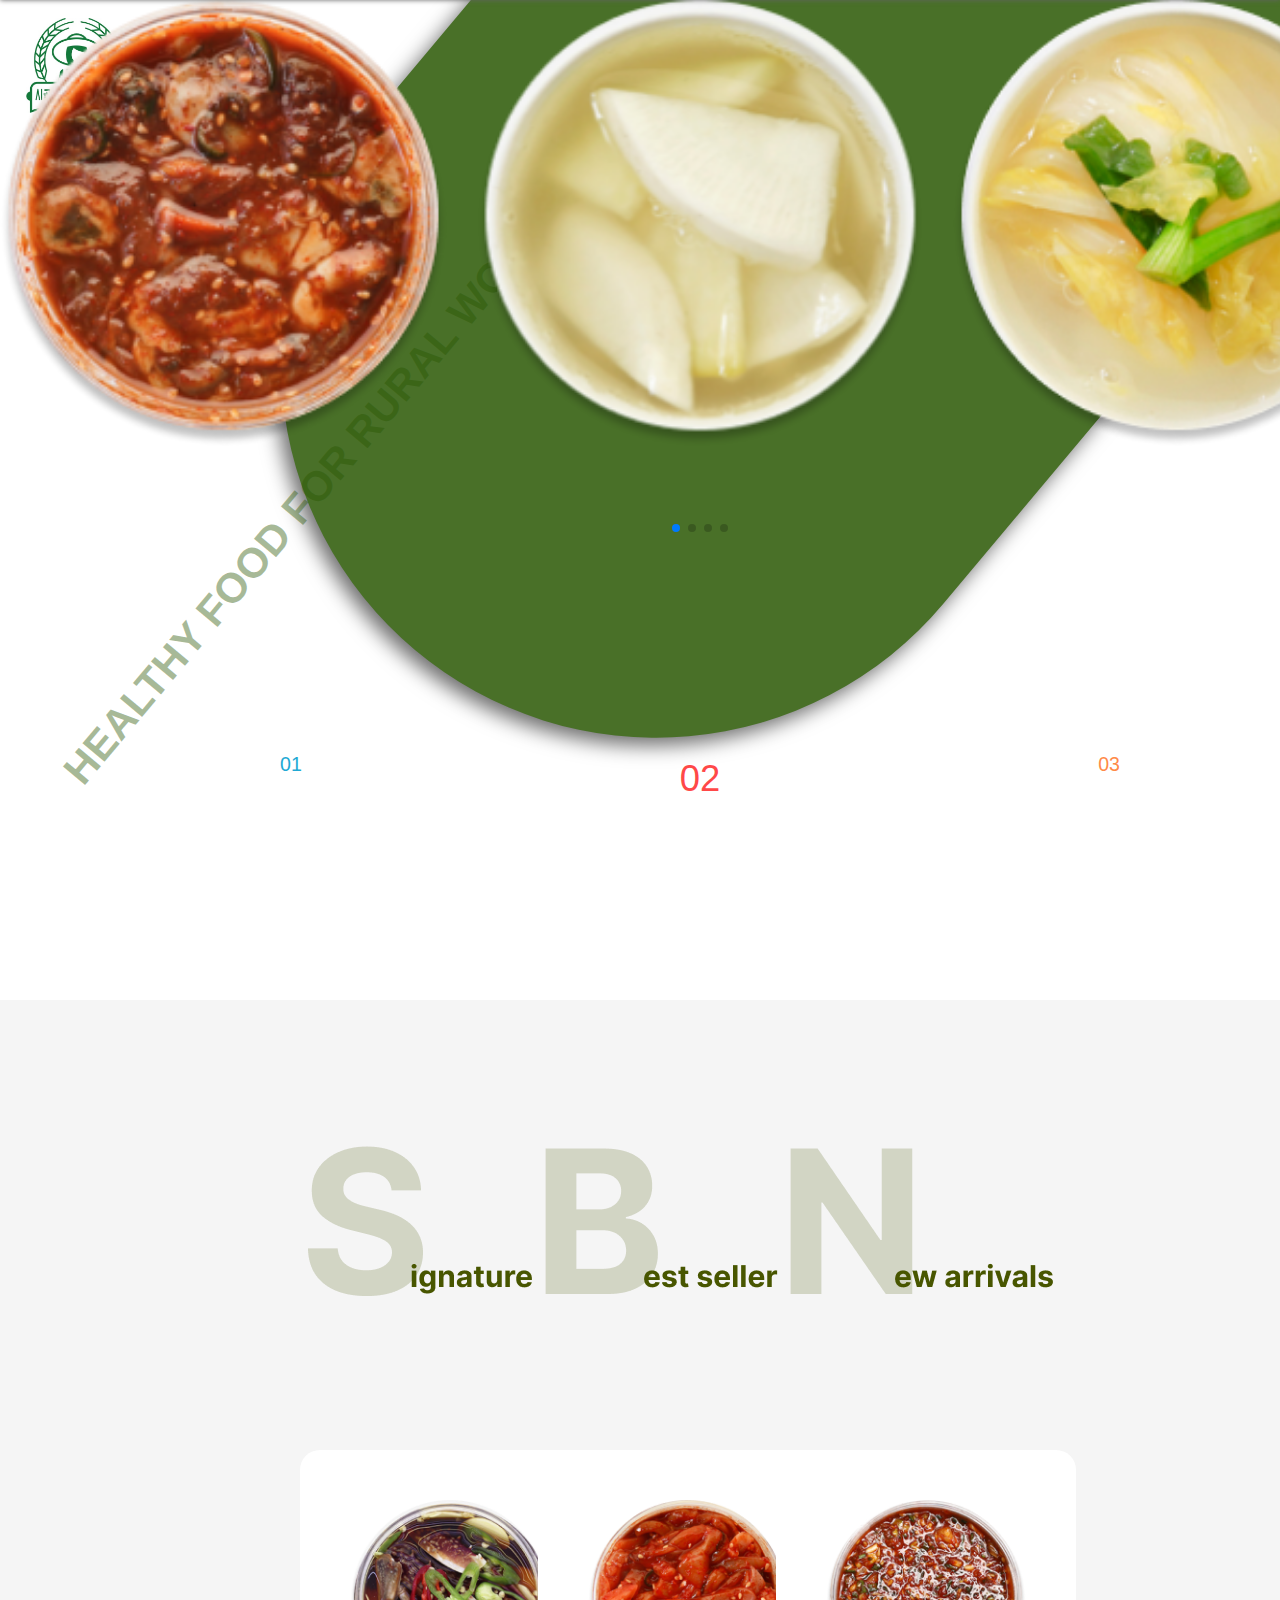
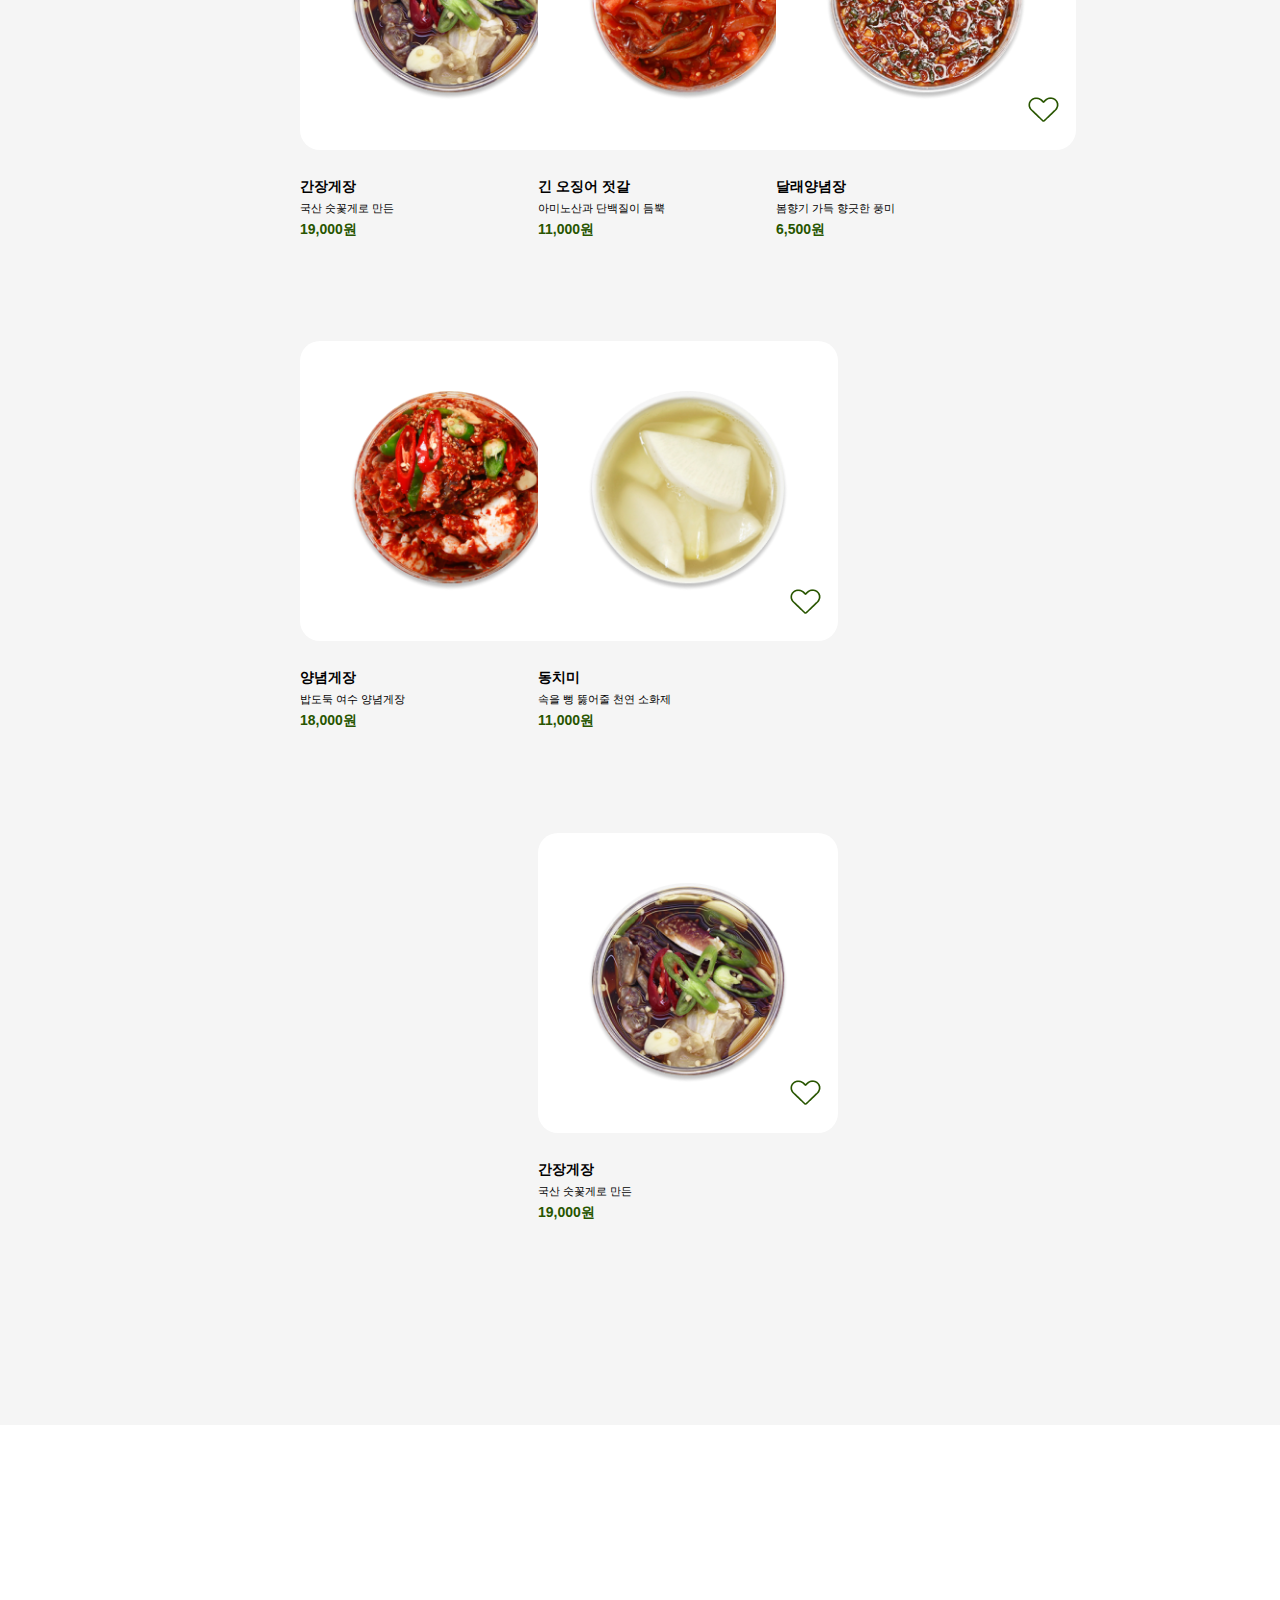
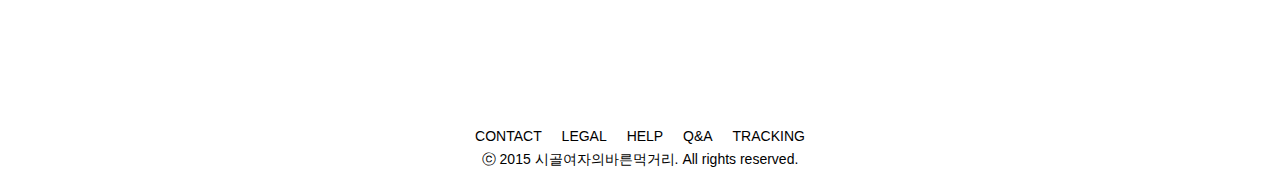
<file: index.html>
<!DOCTYPE html>
<html lang="ko">
<head>
    <meta charset="UTF-8">
    <meta http-equiv="X-UA-Compatible" content="IE=edge">
    <meta name="viewport" content="width=device-width, initial-scale=1.0">
    <title>시골여자의 바른먹거리</title>
    <link rel="icon" type="image/png" href="./img/logo/favicon-16x16.png" sizes="16x16" />
    <link href="./css/index.css" rel="stylesheet">
    <link
        rel="stylesheet"
        href="https://unpkg.com/swiper/swiper-bundle.min.css"
    />
    <script src="https://unpkg.com/swiper/swiper-bundle.min.js"></script>
    <script src="https://ajax.googleapis.com/ajax/libs/jquery/3.6.0/jquery.min.js"></script>
    <script defer src="./common.js"></script>
</head>
<body>

    <header>
        <div class="header_fix">
            <div class="burger">
                <a href="#">
                    <span></span>
                    <span></span>
                    <span></span>
                </a>
            </div>
            <div class="logo"><a href="https://linnchaean.github.io/healthy-food-for-rural-women/" rel="logo"><h1></h1></a></div>
            <nav>
                <a href="#">s</a>
                <a href="https://linnchaean.github.io/healthy-food-for-rural-women/wish.html">h</a>
                <a href="https://linnchaean.github.io/healthy-food-for-rural-women/cart.html">s</a>
                <a href="https://linnchaean.github.io/healthy-food-for-rural-women/login.html">p</a>
            </nav>
        </div>
        <div class="header_menu">
            <nav>
                <a href="https://linnchaean.github.io/healthy-food-for-rural-women/product4.html">All</a>
                <a href="https://linnchaean.github.io/healthy-food-for-rural-women/product2.html">젓갈류</a>
                <a href="https://linnchaean.github.io/healthy-food-for-rural-women/product.html">반찬</a>
                <a href="https://linnchaean.github.io/healthy-food-for-rural-women/product3.html">김치</a>
            </nav>
        </div>
    </header>

    <main>
        <div class="visual">
            <p><img src="img/logo/logo-main.jpg" alt="logo"></p>
            <h3>HEALTHY FOOD FOR RURAL WOMEN</h3>
            <div class="box"></div>
            <div class="slide swiper mySwiper">
                <ul class="swiper-wrapper">
                    <li class="swiper-slide">
                        <p><img src="img/list/salted4.png" alt="img"></p>
                        <div>
                            <h2>어리굴젓</h2>
                            <p>탱글탱글 우유빛 바다내음이 가득</p>
                            <a href="">more ></a>
                        </div>
                    </li>
                    <li class="swiper-slide">
                        <p><img src="img/list/kimchi2.png" alt="img"></p>
                        <div>
                            <h2>동치미</h2>
                            <p>속을 뻥 뚫어줄 천연 소화제</p>
                            <a href="">more ></a>
                        </div>
                    </li>
                    <li class="swiper-slide">
                        <p><img src="img/list/kimchi4.png" alt="img"></p>
                        <div>
                            <h2>배추물김치</h2>
                            <p>아이들이 좋아하는 김치 No.1</p>
                            <a href="">more ></a>
                        </div>
                    </li>
                    <li class="swiper-slide">
                        <p><img src="img/list/salted5.png" alt="img"></p>
                        <div>
                            <h2>국산 낙지 젓갈</h2>
                            <p>깨끗하게 손질 후 정성스럽게 담은</p>
                            <a href="">more ></a>
                        </div>
                    </li> 
                    <li class="swiper-slide">
                        <p><img src="img/list/side4.png" alt="img"></p>
                        <div>
                            <h2>주먹밥 재료</h2>
                            <p>드디어 나왔어요 :)</p>
                            <a href="">more ></a>
                        </div>
                    </li>
                    <li class="swiper-slide">
                        <p><img src="img/list/side6.png" alt="img"></p>
                        <div>
                            <h2>양념게장</h2>
                            <p>밥도둑 여수 양념게장</p>
                            <a href="">more ></a>
                        </div>
                    </li> 
                </ul>
                <div class="number">
                    <p>01</p>
                    <p>02</p>
                    <p>03</p>
                </div>
                <div class="circle swiper-pagination">
                    <span>
                        <a href="">1</a>
                        <a href="">2</a>
                        <a href="">3</a>
                        <a href="">4</a>
                        <a href="">5</a>
                        <a href="">6</a>
                    </span>
                </div>
            </div>
            
        </div>


        <div class="product">
            <div class="name">
                <p><img src="./img/icon/signature.png" alt=""></p>
                <p><img src="./img/icon/bestseller.png" alt=""></p>
                <p><img src="./img/icon/newarrivals.png" alt=""></p>
            </div>

            <ul>
                <li> 
                    <a href="https://linnchaean.github.io/healthy-food-for-rural-women/product-info.html"><img src="img/list/side1.png" alt=""></a>
                    <div>
                        <a href="https://linnchaean.github.io/healthy-food-for-rural-women/product-info.html"><h4>간장게장</h4></a>
                        <a href="https://linnchaean.github.io/healthy-food-for-rural-women/product-info.html"><p>국산 숫꽃게로 만든</p></a>
                        <a href="https://linnchaean.github.io/healthy-food-for-rural-women/product-info.html"><h4>19,000원</h4></a>
                    </div>
                </li>
                <li>
                    <a href="#"><img src="img/list/salted1.png" alt=""></a>
                    <div>
                        <a href="#"><h4>긴 오징어 젓갈</h4></a>
                        <a href="#"><p>아미노산과 단백질이 듬뿍</p></a>
                        <a href=""><h4>11,000원</h4></a>
                    </div>
                </li>
                <li>
                    <a href="#"><img src="img/list/side2.png" alt=""></a>
                    <div>
                        <a href="#"><h4>달래양념장</h4></a>
                        <a href="#"><p>봄향기 가득 향긋한 풍미</p></a>
                        <a href=""><h4>6,500원</h4></a>
                    </div>
                </li>
                <li>
                    <a href="#"><img src="img/list/side6.png" alt=""></a>
                    <div>
                        <a href="#"><h4>양념게장</h4></a>
                        <a href="#"><p>밥도둑 여수 양념게장</p></a>
                        <a href=""><h4>18,000원</h4></a>
                    </div>
                </li>
                <li>
                    <a href="#"><img src="img/list/kimchi2.png" alt=""></a>
                    <div>
                        <a href="#"><h4>동치미</h4></a>
                        <a href="#"><p>속을 뻥 뚫어줄 천연 소화제</p></a>
                        <a href=""><h4>11,000원</h4></a>
                    </div>
                </li>
                <li>
                </li>
                <li>
                </li>
                <li>
                    <a href="https://linnchaean.github.io/healthy-food-for-rural-women/product-info.html"><img src="img/list/side1.png" alt=""></a>
                    <div>
                        <a href="https://linnchaean.github.io/healthy-food-for-rural-women/product-info.html"><h4>간장게장</h4></a>
                        <a href="https://linnchaean.github.io/healthy-food-for-rural-women/product-info.html"><p>국산 숫꽃게로 만든</p></a>
                        <a href="https://linnchaean.github.io/healthy-food-for-rural-women/product-info.html"><h4>19,000원</h4></a>
                    </div>
                </li>
                <li>
                </li>
            </ul>
        </div>
        
    </main>

    <footer>
        <nav>
            <a href="#">CONTACT</a>
            <a href="#">LEGAL</a>
            <a href="#">HELP</a>
            <a href="#">Q&A</a>
            <a href="#">TRACKING</a>
        </nav>
        <p>ⓒ 2015 시골여자의바른먹거리. All rights reserved.</p>
    </footer>

        <!-- Swiper JS -->
        <script src="https://unpkg.com/swiper/swiper-bundle.min.js"></script>

        <!-- Initialize Swiper -->
        <script>
            var swiper = new Swiper(".mySwiper", {
                slidesPerView: 3,
                spaceBetween: 30,
                pagination: {
                el: ".swiper-pagination",
                clickable: true,
                },
            });
        </script>

    
</body>
</html>
</file>
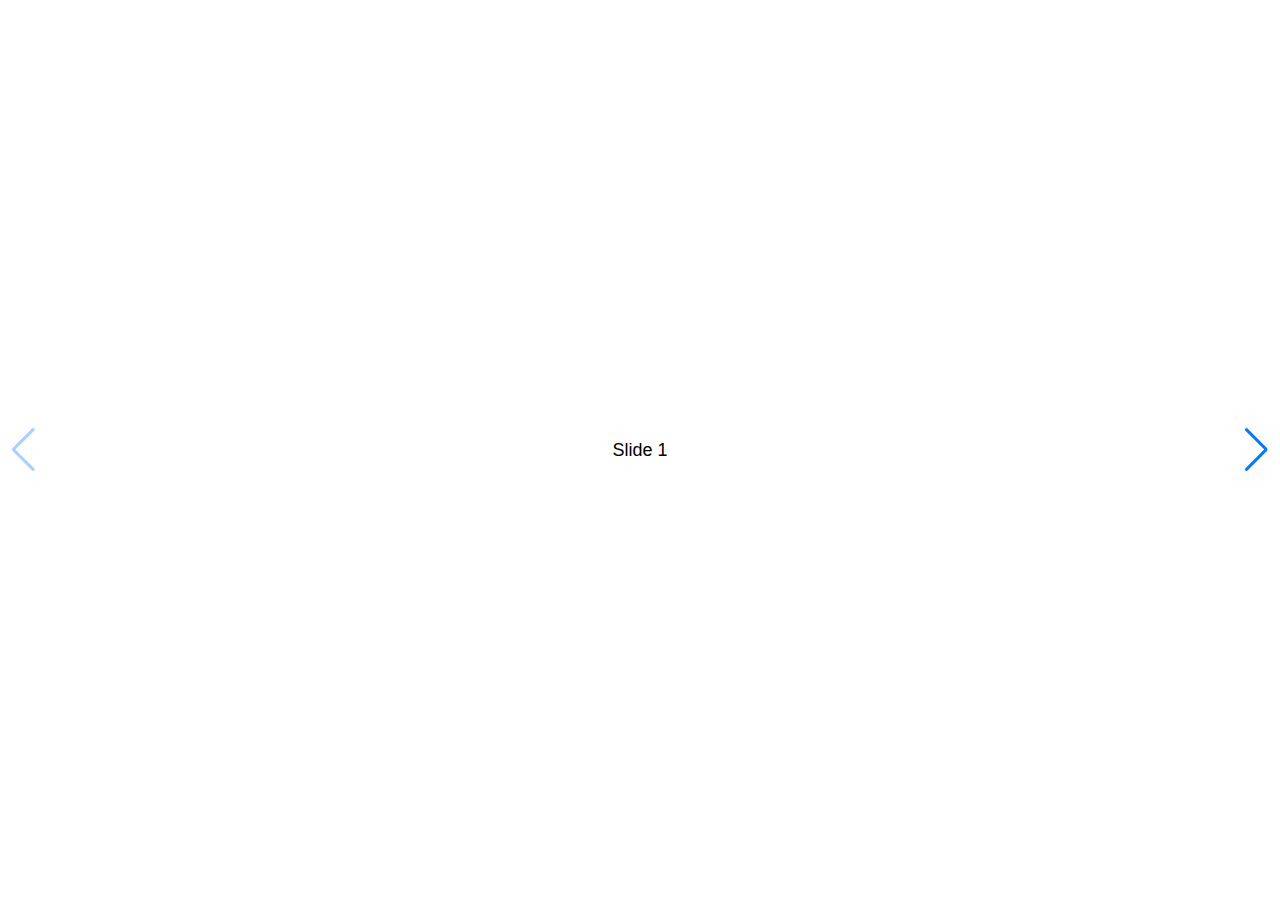
<file: slide/index.html>
<!DOCTYPE html>
<html lang="en">
  <head>
    <meta charset="utf-8" />
    <title>Swiper demo</title>
    <meta
      name="viewport"
      content="width=device-width, initial-scale=1, minimum-scale=1, maximum-scale=1"
    />
    <!-- Link Swiper's CSS -->
    <link
      rel="stylesheet"
      href="https://unpkg.com/swiper/swiper-bundle.min.css"
    />

    <!-- Demo styles -->
    <style>
      html,
      body {
        position: relative;
        height: 100%;
      }

      body {
        background: #eee;
        font-family: Helvetica Neue, Helvetica, Arial, sans-serif;
        font-size: 14px;
        color: #000;
        margin: 0;
        padding: 0;
      }

      .swiper {
        width: 100%;
        height: 100%;
      }

      .swiper-slide {
        text-align: center;
        font-size: 18px;
        background: #fff;

        /* Center slide text vertically */
        display: -webkit-box;
        display: -ms-flexbox;
        display: -webkit-flex;
        display: flex;
        -webkit-box-pack: center;
        -ms-flex-pack: center;
        -webkit-justify-content: center;
        justify-content: center;
        -webkit-box-align: center;
        -ms-flex-align: center;
        -webkit-align-items: center;
        align-items: center;
      }

      .swiper-slide img {
        display: block;
        width: 100%;
        height: 100%;
        object-fit: cover;
      }

      /*----------------------*/

      /* .swiper-slide .swiper-slide-active{
        width: 600px;
      }
      .swiper-slide .swiper-slide-active img{
        width: 100%;
      } */

      .swiper-button-next::after{}
      .swiper-button-prev{}
      .swiper-button-prev::after{}
      .swiper-button-prev .swiper-button-disabled::after{}
      .swiper-button-disabled::after{}




    </style>
  </head>

  <body>
    <!-- Swiper -->
    <div class="swiper mySwiper">
      <div class="swiper-wrapper">
        <div class="swiper-slide">Slide 1</div>
        <div class="swiper-slide">Slide 2</div>
        <div class="swiper-slide">Slide 3</div>
        <div class="swiper-slide">Slide 4</div>
        <div class="swiper-slide">Slide 5</div>
        <div class="swiper-slide">Slide 6</div>
        <div class="swiper-slide">Slide 7</div>
        <div class="swiper-slide">Slide 8</div>
        <div class="swiper-slide">Slide 9</div>
      </div>
      <div class="swiper-button-next"></div>
      <div class="swiper-button-prev"></div>
    </div>

    <!-- Swiper JS -->
    <script src="https://unpkg.com/swiper/swiper-bundle.min.js"></script>

    <!-- Initialize Swiper -->
    <script>
      var swiper = new Swiper(".mySwiper", {
        navigation: {
          nextEl: ".swiper-button-next",
          prevEl: ".swiper-button-prev",
        },
      });
    </script>
  </body>
</html>
</file>
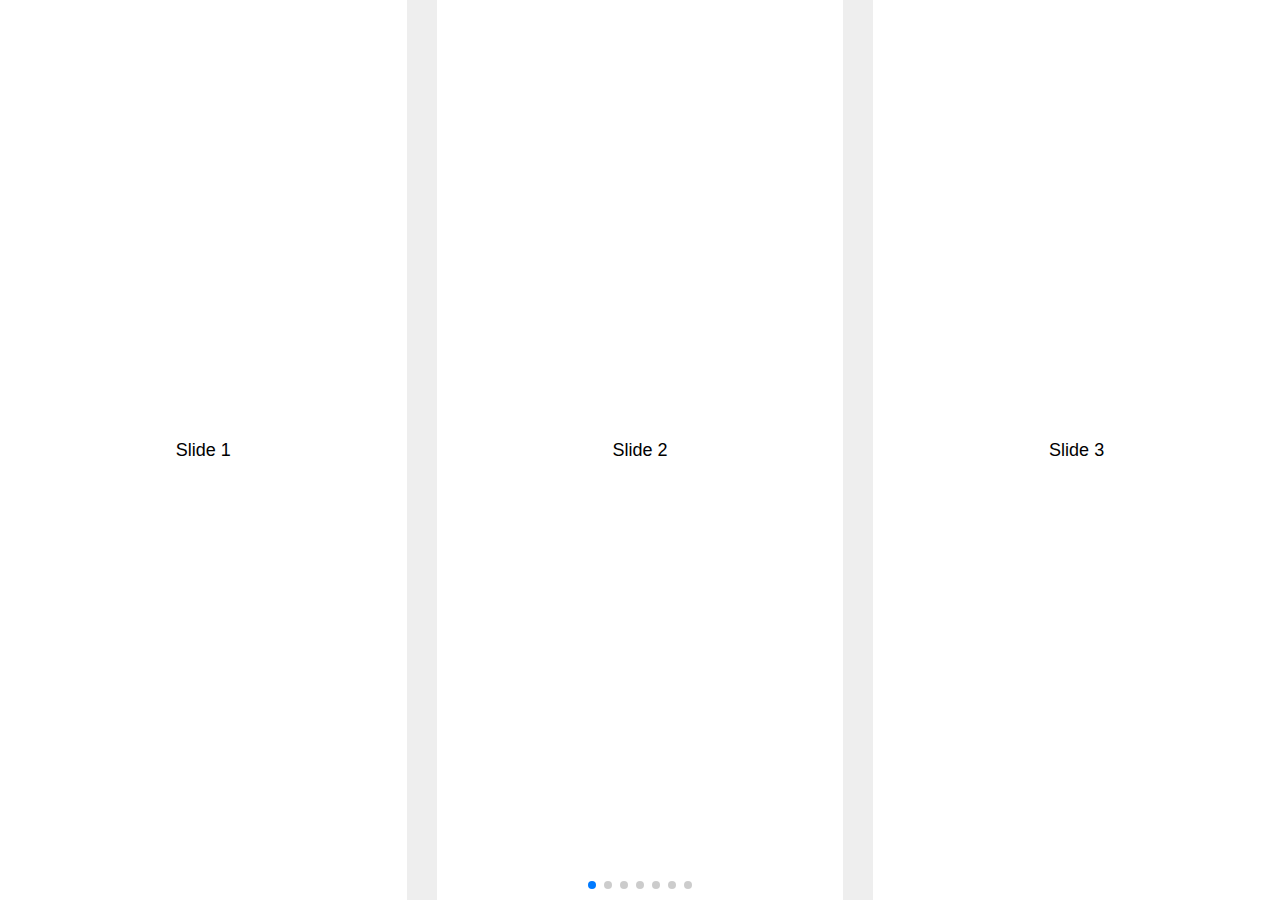
<file: slide/index-slide/index.html>
<!DOCTYPE html>
<html lang="en">
  <head>
    <meta charset="utf-8" />
    <title>Swiper demo</title>
    <meta
      name="viewport"
      content="width=device-width, initial-scale=1, minimum-scale=1, maximum-scale=1"
    />
    <!-- Link Swiper's CSS -->
    <link
      rel="stylesheet"
      href="https://unpkg.com/swiper/swiper-bundle.min.css"
    />

    <!-- Demo styles -->
    <style>
      html,
      body {
        position: relative;
        height: 100%;
      }

      body {
        background: #eee;
        font-family: Helvetica Neue, Helvetica, Arial, sans-serif;
        font-size: 14px;
        color: #000;
        margin: 0;
        padding: 0;
      }

      .swiper {
        width: 100%;
        height: 100%;
      }

      .swiper-slide {
        text-align: center;
        font-size: 18px;
        background: #fff;

        /* Center slide text vertically */
        display: -webkit-box;
        display: -ms-flexbox;
        display: -webkit-flex;
        display: flex;
        -webkit-box-pack: center;
        -ms-flex-pack: center;
        -webkit-justify-content: center;
        justify-content: center;
        -webkit-box-align: center;
        -ms-flex-align: center;
        -webkit-align-items: center;
        align-items: center;
      }

      .swiper-slide img {
        display: block;
        width: 100%;
        height: 100%;
        object-fit: cover;
      }
    </style>
  </head>

  <body>
    <!-- Swiper -->
    <div class="swiper mySwiper">
      <div class="swiper-wrapper">
        <div class="swiper-slide">Slide 1</div>
        <div class="swiper-slide">Slide 2</div>
        <div class="swiper-slide">Slide 3</div>
        <div class="swiper-slide">Slide 4</div>
        <div class="swiper-slide">Slide 5</div>
        <div class="swiper-slide">Slide 6</div>
        <div class="swiper-slide">Slide 7</div>
        <div class="swiper-slide">Slide 8</div>
        <div class="swiper-slide">Slide 9</div>
      </div>
      <div class="swiper-pagination"></div>
    </div>

    <!-- Swiper JS -->
    <script src="https://unpkg.com/swiper/swiper-bundle.min.js"></script>

    <!-- Initialize Swiper -->
    <script>
      var swiper = new Swiper(".mySwiper", {
        slidesPerView: 3,
        spaceBetween: 30,
        pagination: {
          el: ".swiper-pagination",
          clickable: true,
        },
      });
    </script>
  </body>
</html>
</file>
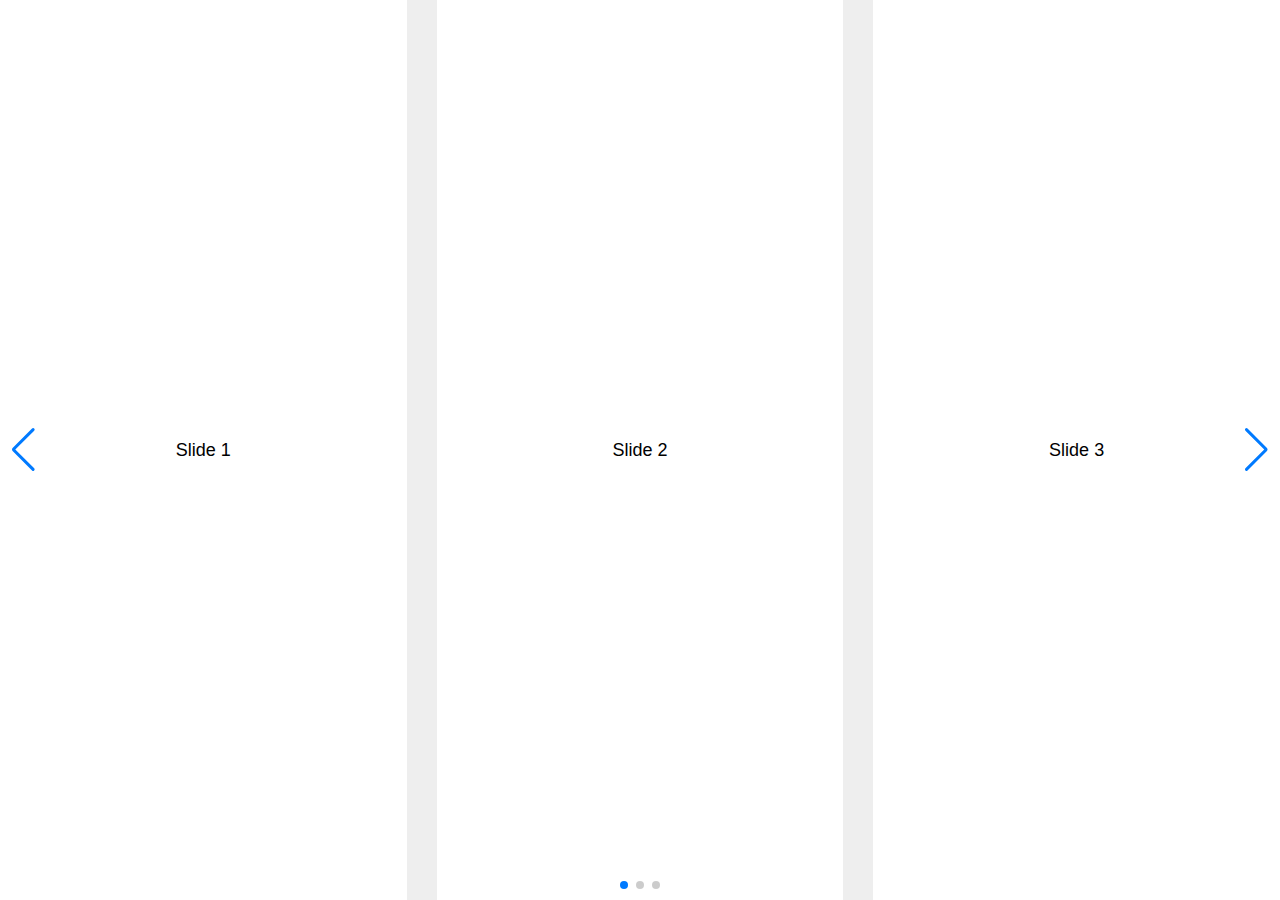
<file: slide/product-info/index.html>
<!DOCTYPE html>
<html lang="en">
  <head>
    <meta charset="utf-8" />
    <title>Swiper demo</title>
    <meta
      name="viewport"
      content="width=device-width, initial-scale=1, minimum-scale=1, maximum-scale=1"
    />
    <!-- Link Swiper's CSS -->
    <link
      rel="stylesheet"
      href="https://unpkg.com/swiper/swiper-bundle.min.css"
    />

    <!-- Demo styles -->
    <style>
      html,
      body {
        position: relative;
        height: 100%;
      }

      body {
        background: #eee;
        font-family: Helvetica Neue, Helvetica, Arial, sans-serif;
        font-size: 14px;
        color: #000;
        margin: 0;
        padding: 0;
      }

      .swiper {
        width: 100%;
        height: 100%;
      }

      .swiper-slide {
        text-align: center;
        font-size: 18px;
        background: #fff;

        /* Center slide text vertically */
        display: -webkit-box;
        display: -ms-flexbox;
        display: -webkit-flex;
        display: flex;
        -webkit-box-pack: center;
        -ms-flex-pack: center;
        -webkit-justify-content: center;
        justify-content: center;
        -webkit-box-align: center;
        -ms-flex-align: center;
        -webkit-align-items: center;
        align-items: center;
      }

      .swiper-slide img {
        display: block;
        width: 100%;
        height: 100%;
        object-fit: cover;
      }
    </style>
  </head>

  <body>
    <!-- Swiper -->
    <div class="swiper mySwiper">
      <div class="swiper-wrapper">
        <div class="swiper-slide">Slide 1</div>
        <div class="swiper-slide">Slide 2</div>
        <div class="swiper-slide">Slide 3</div>
        <div class="swiper-slide">Slide 4</div>
        <div class="swiper-slide">Slide 5</div>
        <div class="swiper-slide">Slide 6</div>
        <div class="swiper-slide">Slide 7</div>
        <div class="swiper-slide">Slide 8</div>
        <div class="swiper-slide">Slide 9</div>
      </div>
      <div class="swiper-button-next"></div>
      <div class="swiper-button-prev"></div>
      <div class="swiper-pagination"></div>
    </div>

    <!-- Swiper JS -->
    <script src="https://unpkg.com/swiper/swiper-bundle.min.js"></script>

    <!-- Initialize Swiper -->
    <script>
      var swiper = new Swiper(".mySwiper", {
        slidesPerView: 3,
        spaceBetween: 30,
        slidesPerGroup: 3,
        loop: true,
        loopFillGroupWithBlank: true,
        pagination: {
          el: ".swiper-pagination",
          clickable: true,
        },
        navigation: {
          nextEl: ".swiper-button-next",
          prevEl: ".swiper-button-prev",
        },
      });
    </script>
  </body>
</html>
</file>
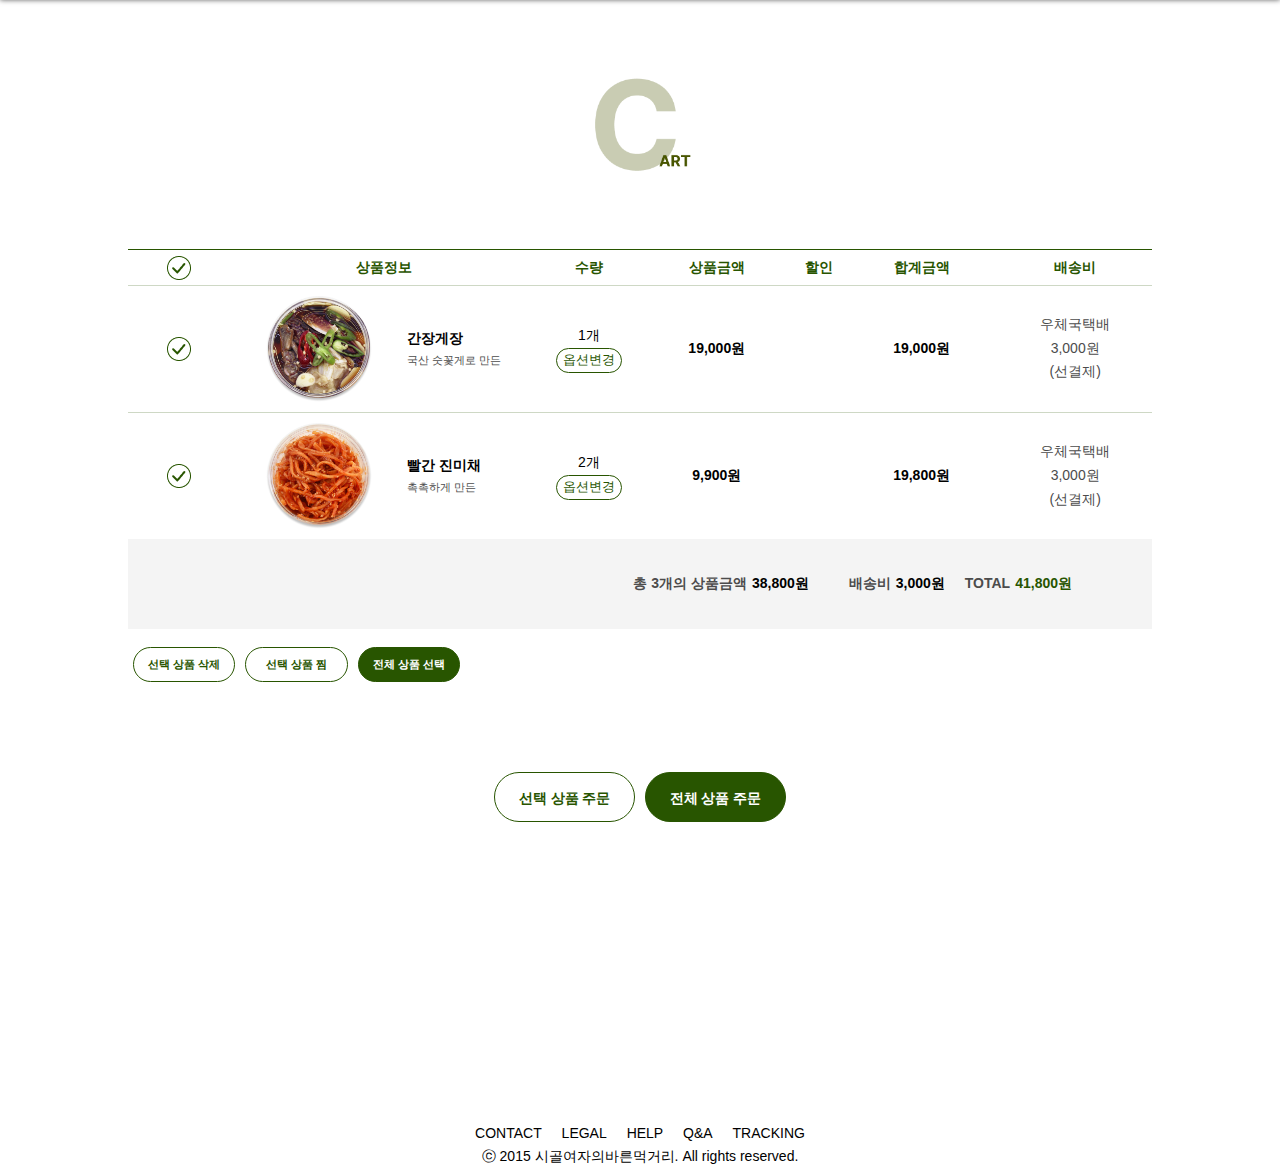
<file: cart.html>
<!DOCTYPE html>
<html lang="ko">
<head>
    <meta charset="UTF-8">
    <meta http-equiv="X-UA-Compatible" content="IE=edge">
    <meta name="viewport" content="width=device-width, initial-scale=1.0">
    <title>시골여자의 바른먹거리</title>
    <link rel="icon" type="image/png" href="./img/logo/favicon-16x16.png" sizes="16x16" />
    <link href="css/cart.css" rel="stylesheet">
    <script src="https://ajax.googleapis.com/ajax/libs/jquery/3.6.0/jquery.min.js"></script>
    <script defer src="./common.js"></script>
</head>
<body>

    <header>
        <div class="header_fix">
            <div class="burger">
                <a href="#">
                    <span></span>
                    <span></span>
                    <span></span>
                </a>
            </div>
            <div class="logo"><a href="https://linnchaean.github.io/healthy-food-for-rural-women/" rel="logo"><h1></h1></a></div>
            <nav>
                <a href="#">s</a>
                <a href="https://linnchaean.github.io/healthy-food-for-rural-women/wish.html">h</a>
                <a href="https://linnchaean.github.io/healthy-food-for-rural-women/cart.html">s</a>
                <a href="https://linnchaean.github.io/healthy-food-for-rural-women/login.html">p</a>
            </nav>
        </div>
        <div class="header_menu">
            <nav>
                <a href="https://linnchaean.github.io/healthy-food-for-rural-women/product4.html">All</a>
                <a href="https://linnchaean.github.io/healthy-food-for-rural-women/product2.html">젓갈류</a>
                <a href="https://linnchaean.github.io/healthy-food-for-rural-women/product.html">반찬</a>
                <a href="https://linnchaean.github.io/healthy-food-for-rural-women/product3.html">김치</a>
            </nav>
        </div>
    </header>

    <main>
        <div class="title">
            <p><img src="./img/icon/cart.png" alt=""></p>
        </div>

        <table class="cart">
            <thead>
                <tr>
                    <th id="th">
                        <input type="checkbox">
                        <label for="th"></label>
                    </th>
                    <th>상품정보</th>
                    <th>수량</th>
                    <th>상품금액</th>
                    <th>할인</th>
                    <th>합계금액</th>
                    <th>배송비</th>
                </tr>
            </thead>
            <tbody>
                <tr>
                    <td id="ck1">
                        <input type="checkbox">
                        <label for="ck1"></label>
                    </td>
                    <td>
                        <div class="item">
                            <a href="https://linnchaean.github.io/healthy-food-for-rural-women/product-info.html"><img src="img/list/side1.png" alt=""></a>
                            <div class="txt">
                                <a href="#"><h4>간장게장</h4></a>
                                <a href="#"><p>국산 숫꽃게로 만든</p></a>
                            </div>
                        </div>
                    </td>
                    <td>
                        <p>1개</p>
                        <button>옵션변경</button>
                    </td>
                    <td>
                        <h4>19,000원</h4>
                    </td>
                    <td></td>
                    <td>
                        <h4>19,000원</h4>
                    </td>
                    <td>
                        <p>우체국택배<br>3,000원<br>(선결제)</p>
                    </td>
                </tr>
                <tr>
                    <td id="ck1">
                        <input type="checkbox">
                        <label for="ck1"></label>
                    </td>
                    <td>
                        <div class="item">
                            <a href="#"><img src="img/list/side3.png" alt=""></a>
                            <div class="txt">
                                <a href="#"><h4>빨간 진미채</h4></a>
                                <a href="#"><p>촉촉하게 만든</p></a>
                            </div>
                        </div>
                    </td>
                    <td>
                        <p>2개</p>
                        <button>옵션변경</button>
                    </td>
                    <td>
                        <h4>9,900원</h4>
                    </td>
                    <td></td>
                    <td>
                        <h4>19,800원</h4>
                    </td>
                    <td>
                        <p>우체국택배<br>3,000원<br>(선결제)</p>
                    </td>
                </tr>
            </tbody>
        </table>
        <div class="total-box">
            <div class="total-amount">
                <p><b>총 3개의 상품금액</b></p>
                <p><b>38,800원</b></p>
            </div>
            <div class="total-delivery">
                <p><b>배송비</b></p>
                <p><b>3,000원</b></p>
            </div>
            <div class="total">
                <p><b>TOTAL</b></p>
                <p><b>41,800원</b></p>
            </div>
        </div>
        <div class="add">
            <span><b>선택 상품 삭제</b></span>
            <span><b>선택 상품 찜</b></span>
            <span><b>전체 상품 선택</b></span>
        </div>
        <div class="add-2">
            <span><a href="https://linnchaean.github.io/healthy-food-for-rural-women/order.html"><b>선택 상품 주문</b></a></span>
            <span><a href="https://linnchaean.github.io/healthy-food-for-rural-women/order.html"><b>전체 상품 주문</b></a></span>
        </div>
    </main>
    
    <footer>
        <nav>
            <a href="#">CONTACT</a>
            <a href="#">LEGAL</a>
            <a href="#">HELP</a>
            <a href="#">Q&A</a>
            <a href="#">TRACKING</a>
        </nav>
        <p>ⓒ 2015 시골여자의바른먹거리. All rights reserved.</p>
    </footer>
    
</body>
</html>
</file>
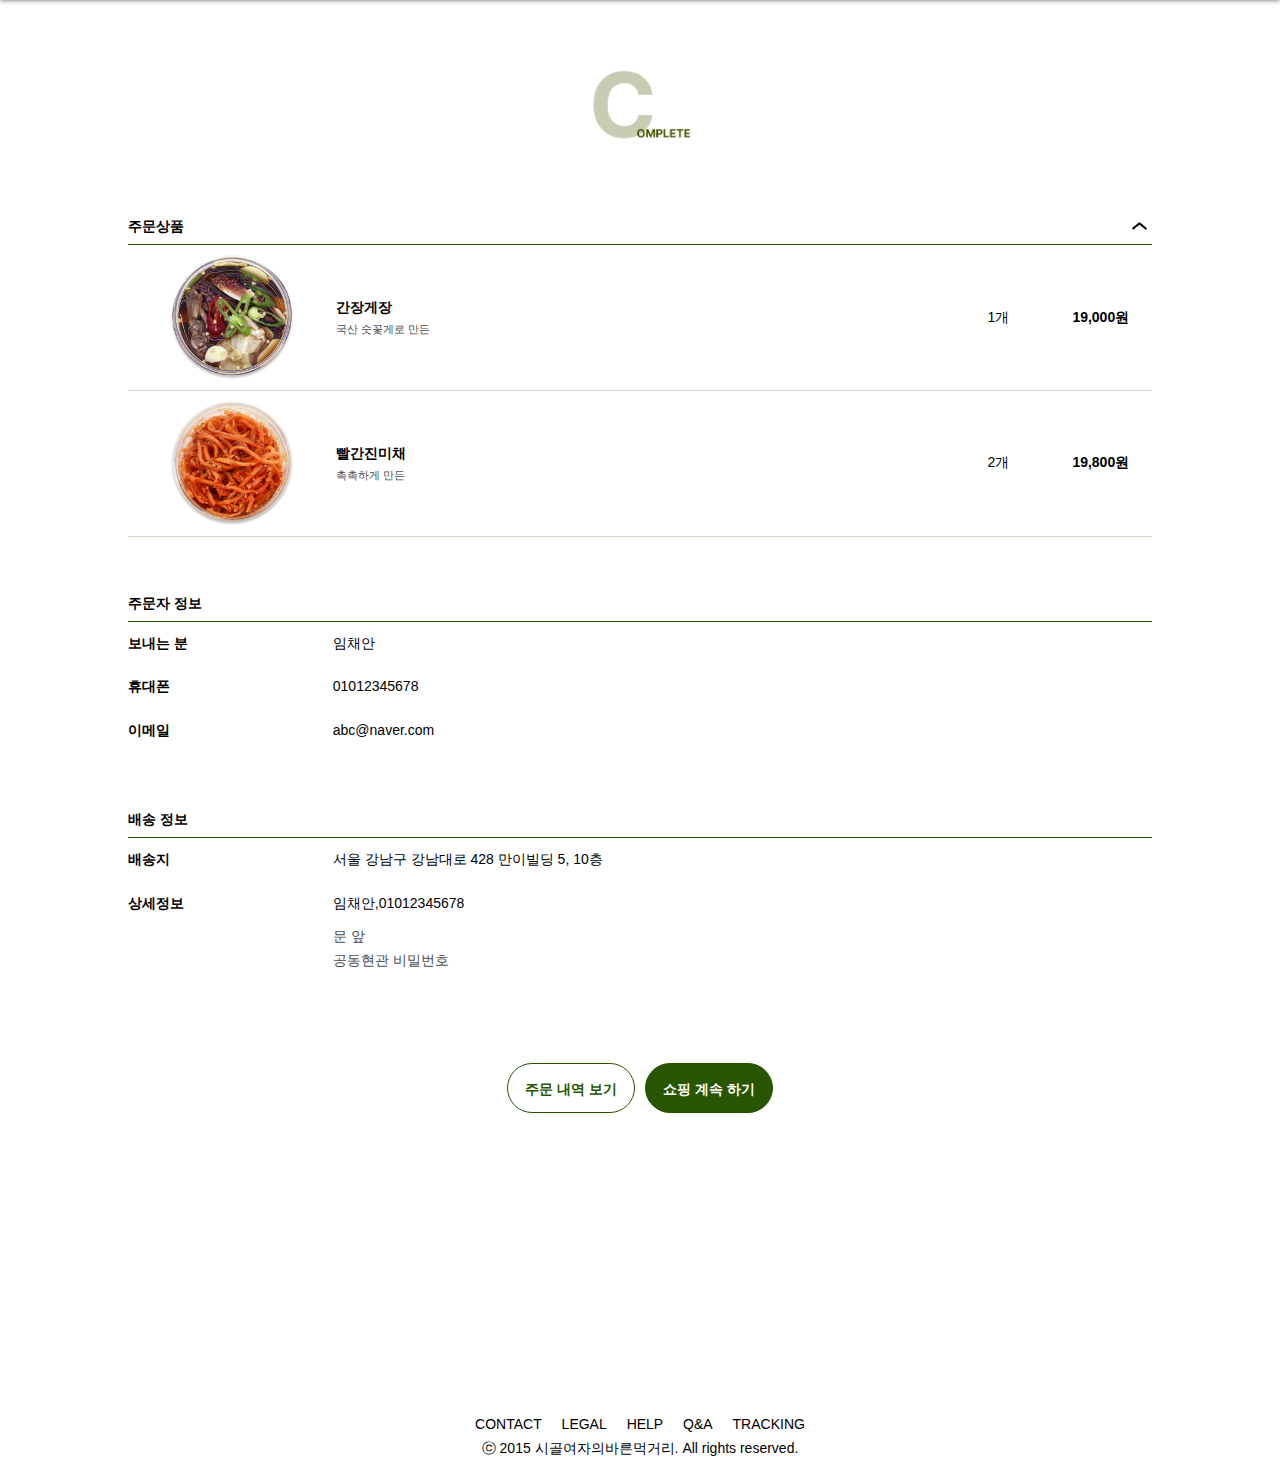
<file: complete.html>
<!DOCTYPE html>
<html lang="ko">
<head>
    <meta charset="UTF-8">
    <meta http-equiv="X-UA-Compatible" content="IE=edge">
    <meta name="viewport" content="width=device-width, initial-scale=1.0">
    <title>시골여자의 바른먹거리</title>
    <link rel="icon" type="image/png" href="./img/logo/favicon-16x16.png" sizes="16x16" />
    <link href="css/complete.css" rel="stylesheet">
    <script src="https://ajax.googleapis.com/ajax/libs/jquery/3.6.0/jquery.min.js"></script>
    <script defer src="./common.js"></script>
</head>
<body>

    <header>
        <div class="header_fix">
            <div class="burger">
                <a href="#">
                    <span></span>
                    <span></span>
                    <span></span>
                </a>
            </div>
            <div class="logo"><a href="https://linnchaean.github.io/healthy-food-for-rural-women/" rel="logo"><h1></h1></a></div>
            <nav>
                <a href="#">s</a>
                <a href="https://linnchaean.github.io/healthy-food-for-rural-women/wish.html">h</a>
                <a href="https://linnchaean.github.io/healthy-food-for-rural-women/cart.html">s</a>
                <a href="https://linnchaean.github.io/healthy-food-for-rural-women/login.html">p</a>
            </nav>
        </div>
        <div class="header_menu">
            <nav>
                <a href="https://linnchaean.github.io/healthy-food-for-rural-women/product4.html">All</a>
                <a href="https://linnchaean.github.io/healthy-food-for-rural-women/product2.html">젓갈류</a>
                <a href="https://linnchaean.github.io/healthy-food-for-rural-women/product.html">반찬</a>
                <a href="https://linnchaean.github.io/healthy-food-for-rural-women/product3.html">김치</a>
            </nav>
        </div>
    </header>

    <main>
        <div class="title">
            <p><img src="./img/icon/complete.png" alt=""></p>
        </div>

        <table class="order">
            <thead>
                <tr>
                    <th>주문상품</th>
                    <th></th>
                    <th><img src="img/icon/eva_arrow-ios-upward-fill.png" alt=""></th>
                </tr>
            </thead>
            <tbody>
                <tr>
                    <td>
                        <div class="item">
                            <a href="#"><img src="img/list/side1.png" alt=""></a>
                            <div class="txt">
                                <a href="#"><h4>간장게장</h4></a>
                                <a href="#"><p>국산 숫꽃게로 만든</p></a>
                            </div>
                        </div>
                    </td>
                    <td>
                        <p>1개</p>
                    </td>
                    <td>
                        <h4>19,000원</h4>
                    </td>
                </tr>
                <tr>
                    <td>
                        <div class="item">
                            <a href="#"><img src="img/list/side3.png" alt=""></a>
                            <div class="txt">
                                <a href="#"><h4>빨간진미채</h4></a>
                                <a href="#"><p>촉촉하게 만든</p></a>
                            </div>
                        </div>
                    </td>
                    <td>
                        <p>2개</p>
                    </td>
                    <td>
                        <h4>19,800원</h4>
                    </td>
                </tr>
                <tr>
                    <td colspan="3">간장게장 외 <b>2개</b> 상품이 주문 완료되었습니다.</td>
                </tr>
            </tbody>
        </table>


        <table class="order-2">
            <thead>
                <tr>
                    <th>주문자 정보</th>
                    <th></th>
                </tr>
            </thead>
            <tbody>
                <tr>
                    <td><b>보내는  분</b></td>
                    <td>임채안</td>
                </tr>
                <tr>
                    <td><b>휴대폰</b></td>
                    <td>01012345678</td>
                </tr>
                <tr>
                    <td><b>이메일</b></td>
                    <td>abc@naver.com</td>
                </tr>
            </tbody>
        </table>

        
        <table class="order-3">
            <thead>
                <tr>
                    <th>배송 정보</th>
                    <th></th>
                </tr>
            </thead>
            <tbody>
                <tr>
                    <td><b>배송지</b></td>
                    <td>서울 강남구 강남대로 428 만이빌딩 5, 10층</td>
                </tr>
                <tr>
                    <td><b>상세정보</b></td>
                    <td>임채안,01012345678</td>
                </tr>
                <tr>
                    <td></td>
                    <td><p>문 앞</p><p>공동현관 비밀번호</p></td>
                </tr>
            </tbody>
        </table>
        <div class="add">
            <span><b>주문 내역 보기</b></span>
            <span><b>쇼핑 계속 하기</b></span>
        </div>
    </main>
    
    <footer>
        <nav>
            <a href="#">CONTACT</a>
            <a href="#">LEGAL</a>
            <a href="#">HELP</a>
            <a href="#">Q&A</a>
            <a href="#">TRACKING</a>
        </nav>
        <p>ⓒ 2015 시골여자의바른먹거리. All rights reserved.</p>
    </footer>
    
</body>
</html>
</file>
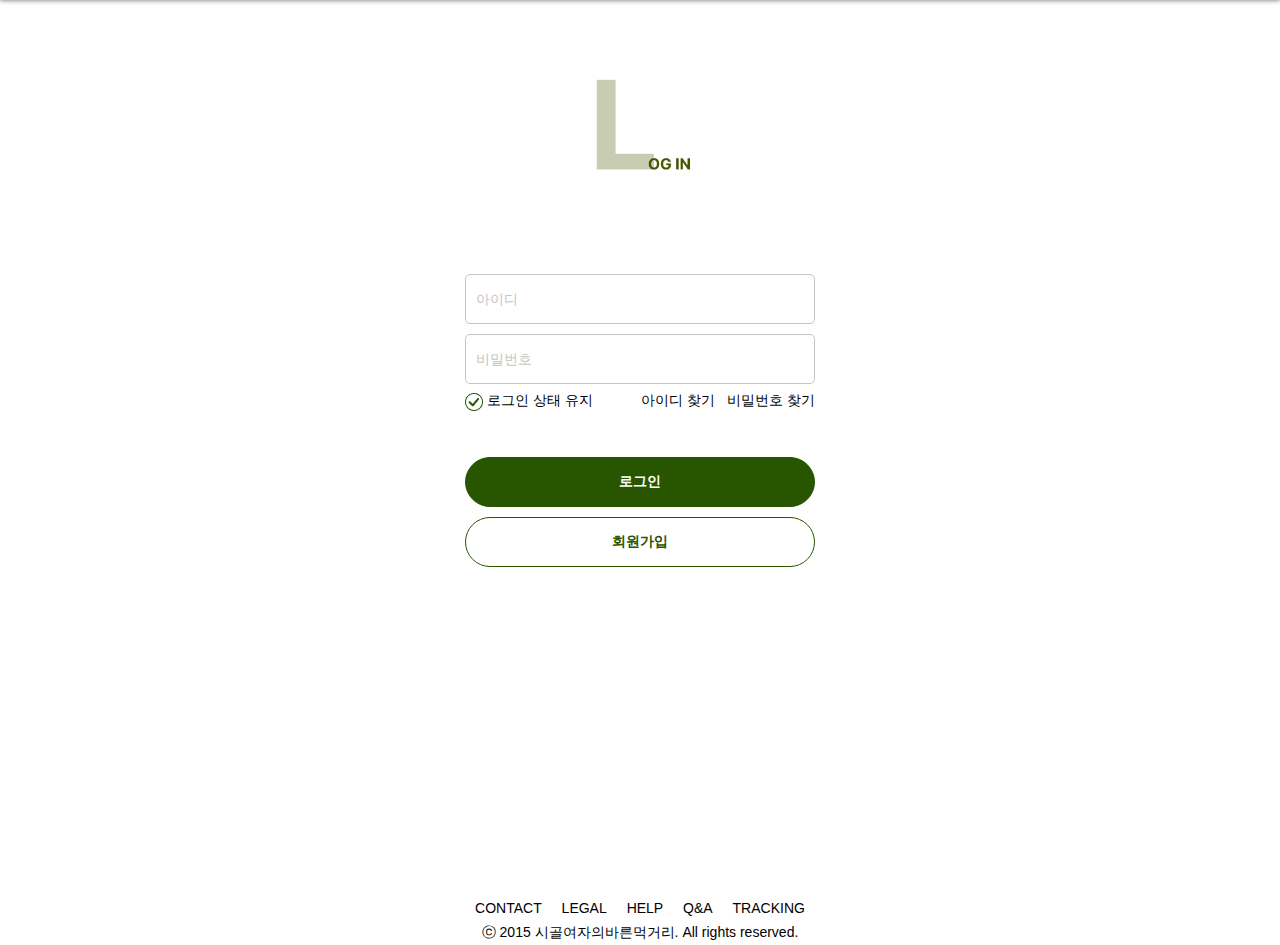
<file: login.html>
<!DOCTYPE html>
<html lang="ko">
<head>
    <meta charset="UTF-8">
    <meta http-equiv="X-UA-Compatible" content="IE=edge">
    <meta name="viewport" content="width=device-width, initial-scale=1.0">
    <title>시골여자의 바른먹거리</title>
    <link rel="icon" type="image/png" href="./img/logo/favicon-16x16.png" sizes="16x16" />
    <link href="css/login.css" rel="stylesheet">
    <script src="https://ajax.googleapis.com/ajax/libs/jquery/3.6.0/jquery.min.js"></script>
    <script defer src="./common.js"></script>
</head>
<body>

    <header>
        <div class="header_fix">
            <div class="burger">
                <a href="#">
                    <span></span>
                    <span></span>
                    <span></span>
                </a>
            </div>
            <div class="logo"><a href="https://linnchaean.github.io/healthy-food-for-rural-women/" rel="logo"><h1></h1></a></div>
            <nav>
                <a href="#">s</a>
                <a href="https://linnchaean.github.io/healthy-food-for-rural-women/wish.html">h</a>
                <a href="https://linnchaean.github.io/healthy-food-for-rural-women/cart.html">s</a>
                <a href="https://linnchaean.github.io/healthy-food-for-rural-women/login.html">p</a>
            </nav>
        </div>
        <div class="header_menu">
            <nav>
                <a href="https://linnchaean.github.io/healthy-food-for-rural-women/product4.html">All</a>
                <a href="https://linnchaean.github.io/healthy-food-for-rural-women/product2.html">젓갈류</a>
                <a href="https://linnchaean.github.io/healthy-food-for-rural-women/product.html">반찬</a>
                <a href="https://linnchaean.github.io/healthy-food-for-rural-women/product3.html">김치</a>
            </nav>
        </div>
    </header>

    <main>
        <div class="title">
            <p><img src="./img/icon/log-in.png" alt=""></p>
        </div>

        <div class="login">
            <ul>
                <li>
                    <label></label>
                    <input type="id" placeholder="아이디">
                </li>
                <li>
                    <label></label>
                    <input type="password" placeholder="비밀번호">
                </li>
            </ul>
            <div class="wrap">
                <div class="keep" id="keep">
                    <input type="checkbox">
                    <label for="keep"></label>
                    <label>로그인 상태 유지</label>
                </div>
                <ul>
                    <li><a href="#">아이디 찾기</a></li>
                    <li><a href="#">비밀번호 찾기</a></li>
                </ul>
            </div>
            <div class="btn">
                <button><a href="https://linnchaean.github.io/healthy-food-for-rural-women/index.html"><b>로그인</b></a></button>
                <button><a href="https://linnchaean.github.io/healthy-food-for-rural-women/signup.html"><b>회원가입</b></a></button>
            </div>
        </div>
    </main>
    
    <footer>
        <nav>
            <a href="#">CONTACT</a>
            <a href="#">LEGAL</a>
            <a href="#">HELP</a>
            <a href="#">Q&A</a>
            <a href="#">TRACKING</a>
        </nav>
        <p>ⓒ 2015 시골여자의바른먹거리. All rights reserved.</p>
    </footer>
    
</body>
</html>
</file>
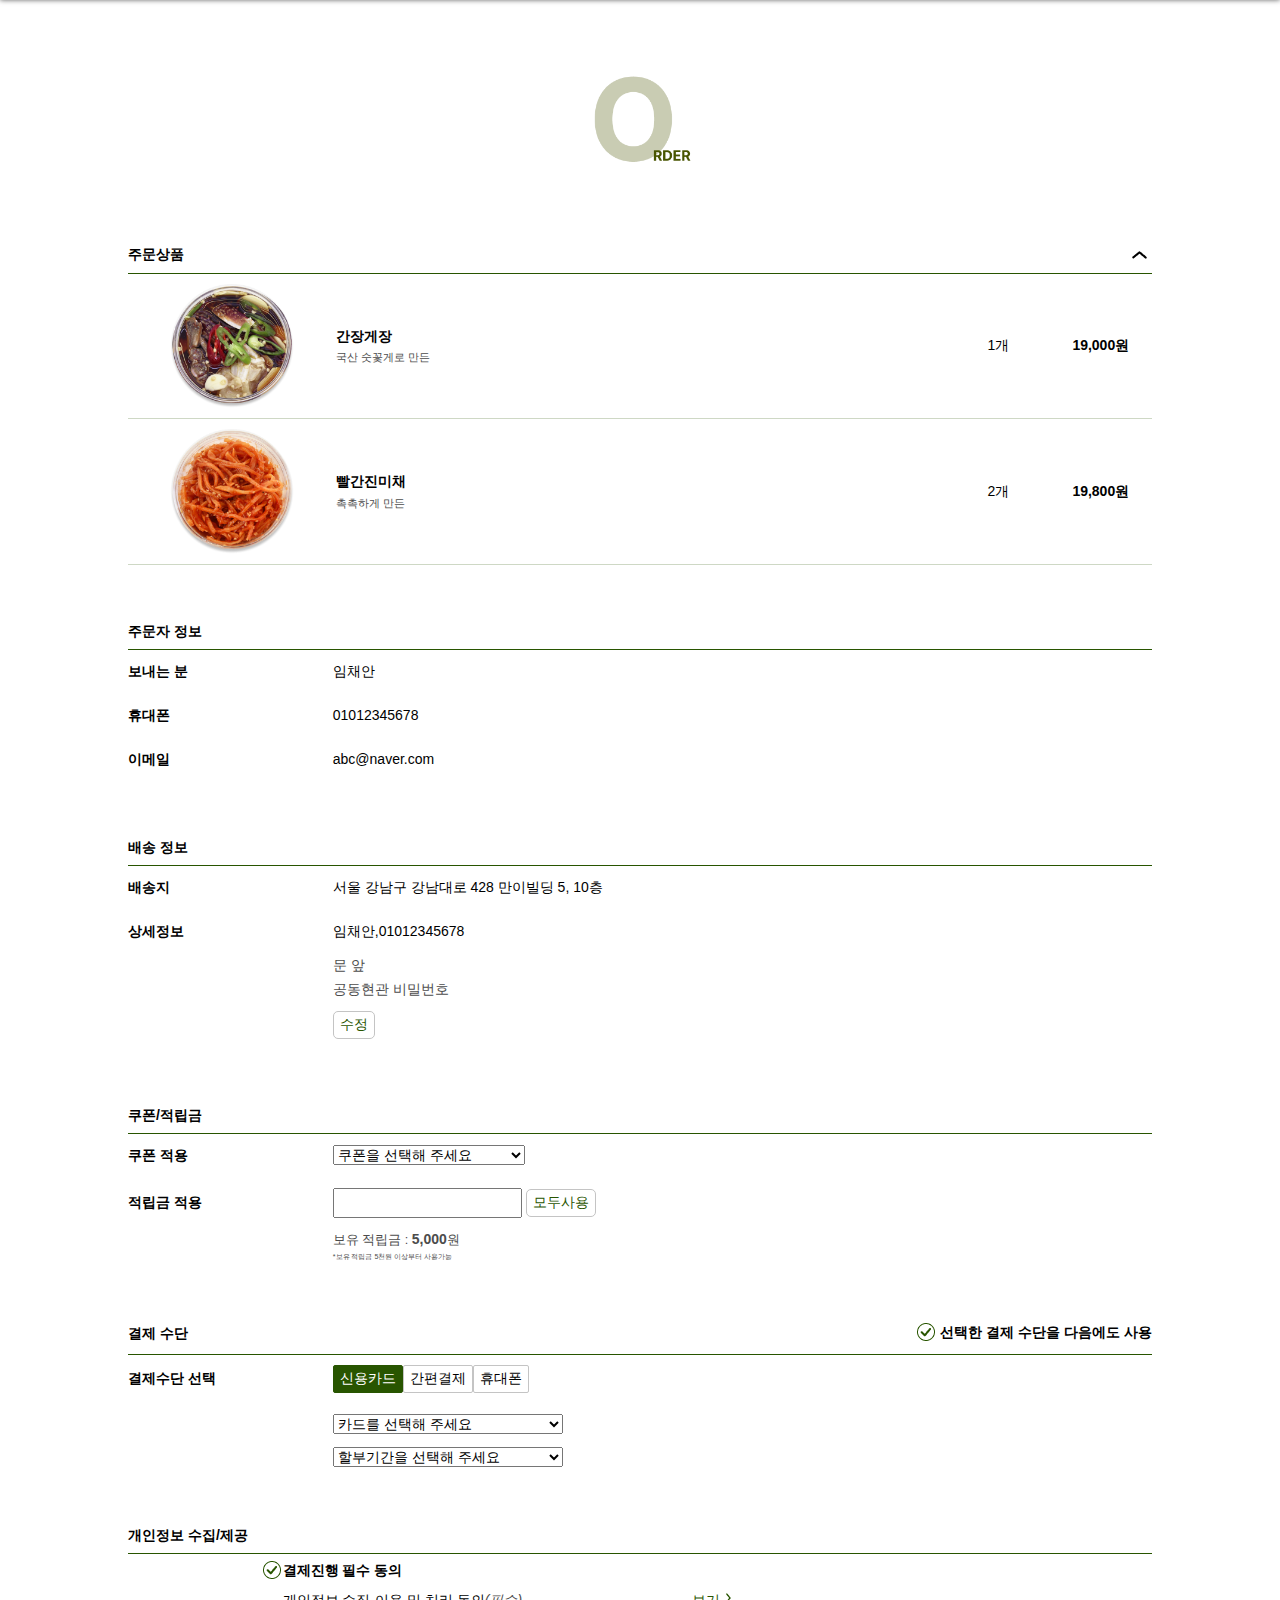
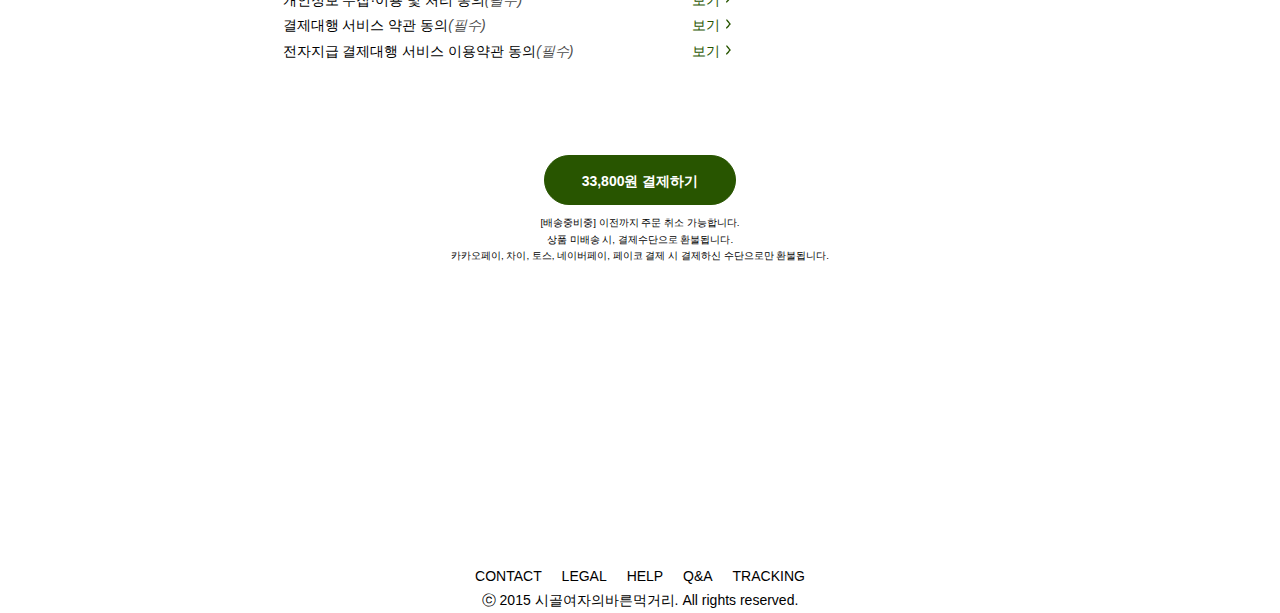
<file: order.html>
<!DOCTYPE html>
<html lang="ko">
<head>
    <meta charset="UTF-8">
    <meta http-equiv="X-UA-Compatible" content="IE=edge">
    <meta name="viewport" content="width=device-width, initial-scale=1.0">
    <title>시골여자의 바른먹거리</title>
    <link rel="icon" type="image/png" href="./img/logo/favicon-16x16.png" sizes="16x16" />
    <link href="css/order.css" rel="stylesheet">
    <script src="https://ajax.googleapis.com/ajax/libs/jquery/3.6.0/jquery.min.js"></script>
    <script defer src="./common.js"></script>
</head>
<body>

    <header>
        <div class="header_fix">
            <div class="burger">
                <a href="#">
                    <span></span>
                    <span></span>
                    <span></span>
                </a>
            </div>
            <div class="logo"><a href="https://linnchaean.github.io/healthy-food-for-rural-women/" rel="logo"><h1></h1></a></div>
            <nav>
                <a href="#">s</a>
                <a href="https://linnchaean.github.io/healthy-food-for-rural-women/wish.html">h</a>
                <a href="https://linnchaean.github.io/healthy-food-for-rural-women/cart.html">s</a>
                <a href="https://linnchaean.github.io/healthy-food-for-rural-women/login.html">p</a>
            </nav>
        </div>
        <div class="header_menu">
            <nav>
                <a href="https://linnchaean.github.io/healthy-food-for-rural-women/product4.html">All</a>
                <a href="https://linnchaean.github.io/healthy-food-for-rural-women/product2.html">젓갈류</a>
                <a href="https://linnchaean.github.io/healthy-food-for-rural-women/product.html">반찬</a>
                <a href="https://linnchaean.github.io/healthy-food-for-rural-women/product3.html">김치</a>
            </nav>
        </div>
    </header>

    <main>
        <div class="title">
            <p><img src="./img/icon/order.png" alt=""></p>
        </div>


        <table class="order">
            <thead>
                <tr>
                    <th>주문상품</th>
                    <th></th>
                    <th><img src="img/icon/eva_arrow-ios-upward-fill.png" alt="#"></th>
                </tr>
            </thead>
            <tbody>
                <tr>
                    <td>
                        <div class="item">
                            <a href="#"><img src="img/list/side1.png" alt="#"></a>
                            <div class="txt">
                                <a href="#"><h4>간장게장</h4></a>
                                <a href="#"><p>국산 숫꽃게로 만든</p></a>
                            </div>
                        </div>
                    </td>
                    <td>
                        <p>1개</p>
                    </td>
                    <td>
                        <h4>19,000원</h4>
                    </td>
                </tr>
                <tr>
                    <td>
                        <div class="item">
                            <a href="#"><img src="img/list/side3.png" alt="#"></a>
                            <div class="txt">
                                <a href="#"><h4>빨간진미채</h4></a>
                                <a href="#"><p>촉촉하게 만든</p></a>
                            </div>
                        </div>
                    </td>
                    <td>
                        <p>2개</p>
                    </td>
                    <td>
                        <h4>19,800원</h4>
                    </td>
                </tr>
                <tr>
                    <td colspan="3">간장게장 외 <b>2개</b> 상품이 주문 완료되었습니다.</td>
                </tr>
            </tbody>
        </table>


        <table class="order-2">
            <thead>
                <tr>
                    <th>주문자 정보</th>
                    <th></th>
                </tr>
            </thead>
            <tbody>
                <tr>
                    <td><b>보내는  분</b></td>
                    <td>임채안</td>
                </tr>
                <tr>
                    <td><b>휴대폰</b></td>
                    <td>01012345678</td>
                </tr>
                <tr>
                    <td><b>이메일</b></td>
                    <td>abc@naver.com</td>
                </tr>
            </tbody>
        </table>

        
        <table class="order-3">
            <thead>
                <tr>
                    <th>배송 정보</th>
                    <th></th>
                </tr>
            </thead>
            <tbody>
                <tr>
                    <td><b>배송지</b></td>
                    <td>서울 강남구 강남대로 428 만이빌딩 5, 10층</td>
                </tr>
                <tr>
                    <td><b>상세정보</b></td>
                    <td>임채안,01012345678</td>
                </tr>
                <tr>
                    <td></td>
                    <td><p>문 앞</p><p>공동현관 비밀번호</p></td>
                </tr>
                <tr>
                    <td></td>
                    <td><button>수정</button></td>
                </tr>
            </tbody>
        </table>

        <table class="order-4">
            <thead>
                <tr>
                    <th>쿠폰/적립금</th>
                    <th></th>
                </tr>
            </thead>
            <tbody>
                <tr>
                    <td><b>쿠폰 적용</b></td>
                    <td>
                        <select name=slt size=1>
                            <option value=1>쿠폰을 선택해 주세요</option>
                            <option value=2>사용 가능한 쿠폰이 없습니다.</option>
                        </select>
                    </td>
                </tr>
                <tr>
                    <td><b>적립금 적용</b></td>
                    <td>
                        <div class="point">
                            <input type="txt">
                            <label><button>모두사용</button></label>
                        </div>
                    </td>
                </tr>
                <tr>
                    <td></td>
                    <td>보유 적립금 : <b>5,000</b>원</td>
                </tr>
                <tr>
                    <td></td>
                    <td>*보유 적립금 5천원 이상부터 사용가능</td>
                </tr>
            </tbody>
        </table>

        <table class="order-5">
            <thead>
                <tr>
                    <th>결제 수단</th>
                    <th></th>
                    <th>선택한 결제 수단을 다음에도 사용</th>
                </tr>
            </thead>
            <tbody>
                <tr>
                    <td><b>결제수단 선택</b></td>
                    <td><button>신용카드</button><button>간편결제</button><button>휴대폰</button></td>
                    <td></td>
                </tr>
                <tr>
                    <td></td>
                    <td>
                        <select name=card size=1>
                            <option value=1>카드를 선택해 주세요</option>
                            <option value=2>현대(무이자)</option>
                            <option value=3>신한</option>
                            <option value=4>비씨(페이북)</option>
                            <option value=5>KB국민</option>
                            <option value=6>삼성</option>
                            <option value=7>롯데</option>
                            <option value=8>하나(외환)</option>
                            <option value=9>NH채움</option>
                            <option value=10>우리</option>
                            <option value=11>수협</option>
                            <option value=12>씨티</option>
                            <option value=13>광주</option>
                            <option value=14>전북</option>
                            <option value=15>제주</option>
                            <option value=16>신협체크</option>
                            <option value=17>MG새마을체크</option>
                            <option value=18>저축은행체크</option>
                            <option value=19>우체국카드</option>
                            <option value=20>KDB산업은행</option>
                            <option value=21>카카오뱅크</option>
                        </select>
                    </td>
                    <td></td>
                </tr>
                <tr>
                    <td></td>
                    <td>
                        <select name=installment size=1>
                            <option value=1>할부기간을 선택해 주세요</option>
                            <option value=2>일시불</option>
                            <option value=3>2개월(무이자)</option>
                            <option value=4>3개월(무이자)</option>
                            <option value=5>4개월(무이자)</option>
                            <option value=6>5개월(무이자)</option>
                            <option value=7>6개월(무이자)</option>
                            <option value=8>7개월(무이자)</option>
                            <option value=9>8개월</option>
                            <option value=10>9개월</option>
                            <option value=11>10개월</option>
                            <option value=12>11개월</option>
                            <option value=13>12개월</option>
                        </select>
                    </td>
                    <td></td>
                </tr>
            </tbody>
        </table> 

        <table class="order-6">
            <thead>
                <tr>
                    <th>개인정보 수집/제공</th>
                    <th></th>
                    <th></th>
                </tr>
            </thead>
            <tbody>
                <tr>
                    <td><img src="img/icon/check1.png" alt=""></td>
                    <td><b>결제진행 필수 동의</b></td>
                    <td></td>
                </tr>
                <tr>
                    <td></td>
                    <td>개인정보 수집·이용 및 처리 동의<em>(필수)</em></td>
                    <td><a href="#">보기</a></td>
                </tr>
                <tr>
                    <td></td>
                    <td>결제대행 서비스 약관 동의<em>(필수)</em></td>
                    <td><a href="#">보기</a></td>
                </tr>
                <tr>
                    <td></td>
                    <td>전자지급 결제대행 서비스 이용약관 동의<em>(필수)</em></td>
                    <td><a href="#">보기</a></td>
                </tr>
            </tbody>
        </table>
        <div class="add">
            <span><a href="https://linnchaean.github.io/healthy-food-for-rural-women/complete.html"><b>33,800원 결제하기</b></a></span>
        </div>
        <div class="add-txt">
            <p>[배송중비중] 이전까지 주문 취소 가능합니다.<br>
                상품 미배송 시, 결제수단으로 환불됩니다.<br>
                카카오페이, 차이, 토스, 네이버페이, 페이코 결제 시 결제하신 수단으로만 환불됩니다.</p>
        </div>

        <div class="shadow"></div>
        <div class="popup">
            <h5>개인정보 수집 및 이용 동의(필수)</h5>
            <div class="popup-txt">
                <p>
                    1. 개인정보 수집목적 및 이용목적<br>
                    <br>
                    가. 서비스 제공에 관한 계약 이행 및 서비스 제공에 따른 요금정산<br>
                    콘텐츠 제공 , 구매 및 요금 결제 , 물품배송 또는 청구지 등 발송 , 금융거래 본인 인증 및 금융 서비스<br>
                    <br>
                    나. 회원 관리<br>
                    회원제 서비스 이용에 따른 본인확인 , 개인 식별 , 불량회원의 부정 이용 방지와 비인가 사용 방지 , 가입 의사 확인 , 연령확인 , 만14세 미만 아동 개인정보 수집 시 법정 대리인 동의여부 확인, 불만처리 등 민원처리 , 고지사항 전달<br>
                    <br>
                    2. 수집하는 개인정보 항목 : 이름 , 생년월일 , 성별 , 로그인ID , 비밀번호 , 자택 전화번호 , 휴대전화번호 , 이메일 , 14세미만 가입자의 경우 법정대리인의 정보<br>
                    <br>
                    3. 개인정보의 보유기간 및 이용기간
                    <br>
                    원칙적으로, 개인정보 수집 및 이용목적이 달성된 후에는 해당 정보를 지체 없이 파기합니다. 단, 다음의 정보에 대해서는 아래의 이유로 명시한 기간 동안 보존합니다.<br>
                    <br>
                    가. 회사 내부 방침에 의한 정보 보유 사유<br>
                    o 부정거래 방지 및 쇼핑몰 운영방침에 따른 보관 : OO년<br>
                    <br>
                    나. 관련 법령에 의한 정보보유 사유<br>
                    o 계약 또는 청약철회 등에 관한 기록<br>
                    -보존이유 : 전자상거래등에서의소비자보호에관한법률<br>
                    -보존기간 : 5년<br>
                    <br>
                    o 대금 결제 및 재화 등의 공급에 관한 기록<br>
                    -보존이유: 전자상거래등에서의소비자보호에관한법률<br>
                    -보존기간 : 5년 <br>
                    <br>
                    o 소비자 불만 또는 분쟁처리에 관한 기록<br>
                    -보존이유 : 전자상거래등에서의소비자보호에관한법률<br>
                    -보존기간 : 3년 <br>
                    <br>
                    o 로그 기록 <br>
                    -보존이유: 통신비밀보호법<br>
                    -보존기간 : 3개월<br>
                    ※ 동의를 거부할 수 있으나 거부시 회원 가입이 불가능합니다.<br>
                </p>
            </div>
            <h6>동의</h6>
        </div>

        <div class="popup-2">
            <h5>결제대행 서비스 약관 동의(필수)</h5>
            <div class="popup-txt">
                <p>
                    전자금융거래 기본약관(이용자용)<br>
                    <br>
                    제1조 (목적)<br>
                    이 약관은 전자지급결제대행서비스 및 결제대금예치서비스를 제공하는 토스페이먼츠 주식회사(이하 '회사'라 합니다)와 이용자 사이의 전자금융거래에 관한 기본적인 사항을 정함으로써 전자금융거래의 안정성과 신뢰성을 확보함에 그 목적이 있습니다.<br>
                    <br>제2조 (용어의 정의)<br>
                    
                    이 약관에서 정하는 용어의 정의는 다음과 같습니다.<br>
                    
                    ① 전자금융거래'라 함은 회사가 전자적 장치를 통하여 전자지급결제대행서비스 및 결제대금예치서비스(이하 '전자금융거래 서비스'라고 합니다)를 제공하고, 이용자가 회사의 구성원과 직접 대면하거나 의사소통을 하지 아니하고 전산화된 방식으로 이를 이용하는 거래를 말합니다.<br>

                    ② '전자지급결제대행 서비스'라 함은 전자적 방법으로 재화의 구입 또는 용역의 이용에 있어서 지급결제정보를 송신하거나 수신하는 것 또는 그 대가의 정산을 대행하거나 매개하는 서비스를 말합니다.<br>

                    ③ ‘결제대금예치서비스'라 함은 이용자가 재화의 구입 또는 용역의 이용에 있어서 그 대가(이하 '결제대금'이라 한다)의 전부 또는 일부를 재화 또는 용역(이하 '재화 등'이라 합니다)을 공급받기 전에 미리 지급하는 경우, 회사가 이용자의 물품수령 또는 서비스 이용 확인 시점까지 결제대금을 예치하는 서비스를 말합니다.<br>

                    ④ '이용자'라 함은 이 약관에 동의하고 회사가 제공하는 전자지급결제대행 서비스를 이용하는 자를 말합니다.<br>

                    ⑤ '접근매체'라 함은 전자금융거래에 있어서 거래지시를 하거나 이용자 및 거래내용의 진실성과 정확성을 확보하기 위하여 사용되는 수단 또는 정보로서 전자식 카드 및 이에 준하는 전자적 정보(신용카드번호를 포함한다), '전자서명법'상의 인증서, 금융기관 또는 전자금융업자에 등록된 이용자번호, 이용자의 생체정보, 이상의 수단이나 정보를 사용하는데 필요한 비밀번호 등 전자금융거래법 제2조 제10호에서 정하고 있는 것을 말합니다.<br>

                    ⑥ '거래지시'라 함은 이용자가 전자금융거래계약에 따라 금융기관 또는 전자금융업자에게 전자금융거래의 처리를 지시하는 것을 말합니다.<br>

                    ⑦ '오류'라 함은 이용자의 고의 또는 과실 없이 전자금융거래가 전자금융거래계약 또는 이용자의 거래지시에 따라 이행되지 아니한 경우를 말합니다.<br><br>
                    제3조 (약관의 명시 및 변경)<br>

                    ① 회사는 이용자가 전자지급결제대행 서비스를 이용하기 전에 이 약관을 게시하고 이용자가 이 약관의 중요한 내용을 확인할 수 있도록 합니다.<br>

                    ② 회사는 이용자의 요청이 있는 경우 서면제공 방식 또는 전자문서의 전송방식에 의하여 본 약관의 사본을 이용자에게 교부합니다.<br>

                    ③ 회사가 약관을 변경하는 때에는 그 시행일 1월 전에 변경되는 약관을 지급결제정보 입력화면 및 회사의 홈페이지에 게시함으로써 이용자에게 공지합니다.<br>

                    ④ 이용자는 제3항의 규정에 따른 약관의 변경내용이 게시되거나 통지된 후부터 변경되는 약관의 시행일 전의 영업일까지 전자금융거래의 계약을 해지할 수 있습니다. 전단의 기간 안에 이용자가 약관의 변경내용에 대하여 이의를 제기하지 아니하는 경우에는 약관의 변경을 승인한 것으로 봅니다.<br>
                    <br>제4조 (전자지급결제대행서비스의 종류)<br>

                    회사가 제공하는 전자지급결제대행서비스는 지급결제수단에 따라 다음과 같이 구별됩니다.<br>

                    ① 신용카드결제대행서비스: 이용자가 결제대금의 지급을 위하여 제공한 지급결제수단이 신용카드인 경우로서, 회사가 전자결제시스템을 통한 신용카드 지불정보의 송,수신 및 결제대금의 정산을 대행하거나 매개하는 서비스를 말합니다.<br>

                    ② 계좌이체대행서비스: 이용자가 결제대금을 회사의 전자결제시스템을 통하여 금융기관에 등록한 자신의 계좌에서 출금하여 원하는 계좌로 이체할 수 있는 실시간 송금 서비스를 말합니다.<br>

                    ③ 가상계좌서비스: 이용자가 결제대금을 현금으로 결제하고자 경우 회사의 전자결제시스템을 통하여 자동으로 이용자만의 고유한 일회용 계좌의 발급을 통하여 결제대금의 지급이 이루어지는 서비스를 말합니다.<br>

                    ④ 기타: 회사가 제공하는 서비스로서 지급결제수단의 종류에 따라 '휴대폰 결제대행서비스', 'KT전화(ARS,폰빌)결제대행서비스', '상품권결제대행서비스'등이 있습니다.<br>
                    <br>제5조 (결제대금예치서비스의 내용)<br>

                    ① 이용자(이용자의 동의가 있는 경우에는 재화 등을 공급받을 자를 포함합니다. 이하 본조에서 같습니다)는 재화 등을 공급받은 사실을 재화 등을 공급받은 날부터 3영업일 이내에 회사에 통보하여야 합니다.<br>

                    ② 회사는 이용자로부터 재화 등을 공급받은 사실을 통보 받은 후 회사와 통신판매업자간 사이에서 정한 기일 내에 통신판매업자에게 결제대금을 지급합니다.<br>

                    ③ 회사는 이용자가 재화 등을 공급받은 날부터 3영업일이 지나도록 정당한 사유의 제시 없이 그 공급받은 사실을 회사에 통보하지 아니하는 경우에는 이용자의 동의 없이 통신판매업자에게 결제대금을 지급할 수 있습니다.<br>

                    ④ 회사는 통신판매업자에게 결제대금을 지급하기 전에 이용자에게 결제대금을 환급받을 사유가 발생한 경우에는 그 결제대금을 소비자에게 환급합니다.<br>

                    ⑤ 회사는 이용자와의 결제대금예치서비스 이용과 관련된 구체적인 권리,의무를 정하기 위하여 본 약관과는 별도로 결제대금예치서비스이용약관을 제정할 수 있습니다.<br>
                </p>
            </div>
            <h6>동의</h6>
        </div>

        <div class="popup-3">
            <h5>전자지급 결제대행 서비스 이용약관 동의(필수)</h5>
            <div class="popup-txt">
                <p>
                    제1조 (목적)<br>
                    본 약관은 주식회사 시골여자의바른먹거리(이하 “회사”라 합니다)가 제공하는 전자지급 결제대행 서비스를 “이용자”가 이용함에 있어 “회사”와 “이용자” 간 권리, 의무 및 “이용자”의 이용 절차 등에 관한 사항을 규정하는 것을 그 목적으로 합니다.<br>
                    제2조 (용어의 정의)<br>
                    ①	본 약관에서 사용하는 용어의 정의는 다음과 같습니다.<br>
                    1.	“전자금융거래”라 함은 “회사”가 “전자적 장치”를 통하여 금융상품 및 서비스를 제공(이하 “전자금융업무”라 합니다)하고, “이용자”가 “회사”의 종사자와 직접 대면하거나 의사소통을 하지 아니하고 자동화된 방식으로 이를 이용하는 거래를 말합니다.<br>
                    2.	“전자금융거래서비스”라 함은 “회사”가 “전자금융업무”로서 제공하는 전자지급 결제대행 서비스를 말합니다.<br>
                    3.	“전자지급 결제대행 서비스”라 함은 전자적 방법으로 재화의 구입 또는 용역의 이용에 있어서 지급결제정보를 송신하거나 수신하는 것 또는 그 대가의 정산을 대행하거나 매개하는 서비스를 말합니다.<br>
                    4.	“전자지급수단”이라 함은 신용카드 등 전자금융거래법 제2조 제11호에서 정하는 전자적 방법에 따른 지급수단을 말합니다.<br>
                    5.	“전자지급거래”라 함은 자금을 주는 자(이하 “지급인”이라 합니다)가 “회사”로 하여금 “전자지급수단”을 이용하여 자금을 받는 자(이하 “수취인”이라 합니다)에게 자금을 이동하게 하는 “전자금융거래”를 말합니다.<br>
                    6.	“전자적 장치”라 함은 “전자금융거래”정보를 전자적 방법으로 전송하거나 처리하는데 이용되는 장치로서 현금자동지급기, 자동입출금기, 지급용 단말기, 컴퓨터, 전화기 그 밖에 전자적 방법으로 정보를 전송하거나 처리하는 장치를 말합니다.<br>
                    7.	“접근매체”라 함은 “전자금융거래”에 있어서 “거래지시”를 하거나 “이용자” 및 거래내용의 진실성과 정확성을 확보하기 위하여 사용되는 다음 각 목의 어느 하나에 해당하는 수단 또는 정보를 말합니다.<br>
                    가)	전자식 카드 및 이에 준하는 전자적 정보<br>
                    나)	전자서명법 제2조 제4호의 전자서명생성정보 및 같은 조 제7호의 인증서<br>
                    다)	“회사”에 등록된 “이용자”번호<br>
                    라)	“이용자”의 생체정보<br>
                    마)	가목 또는 나목의 수단이나 정보를 사용하는데 필요한 비밀번호<br>
                    8.	“이용자”라 함은 본 약관에 동의하고 본 약관에 따라 “회사”가 제공하는 “전자금융거래서비스”를 이용하는 자를 말합니다.<br>
                    9.	“거래지시”라 함은 “이용자”가 본 약관에 따라 “회사”에게 “전자금융거래”의 처리를 지시하는 것을 말합니다.<br>
                    10.	“오류”라 함은 “이용자”의 고의 또는 과실 없이 “전자금융거래”가 본 약관 또는 “이용자”의 “거래지시”에 따라 이행되지 아니한 경우를 말합니다.<br>
                </p>
            </div>
            <h6>동의</h6>
        </div>

    </main>
    
    <footer>
        <nav>
            <a href="#">CONTACT</a>
            <a href="#">LEGAL</a>
            <a href="#">HELP</a>
            <a href="#">Q&A</a>
            <a href="#">TRACKING</a>
        </nav>
        <p>ⓒ 2015 시골여자의바른먹거리. All rights reserved.</p>
    </footer>
    
</body>
</html>
</file>
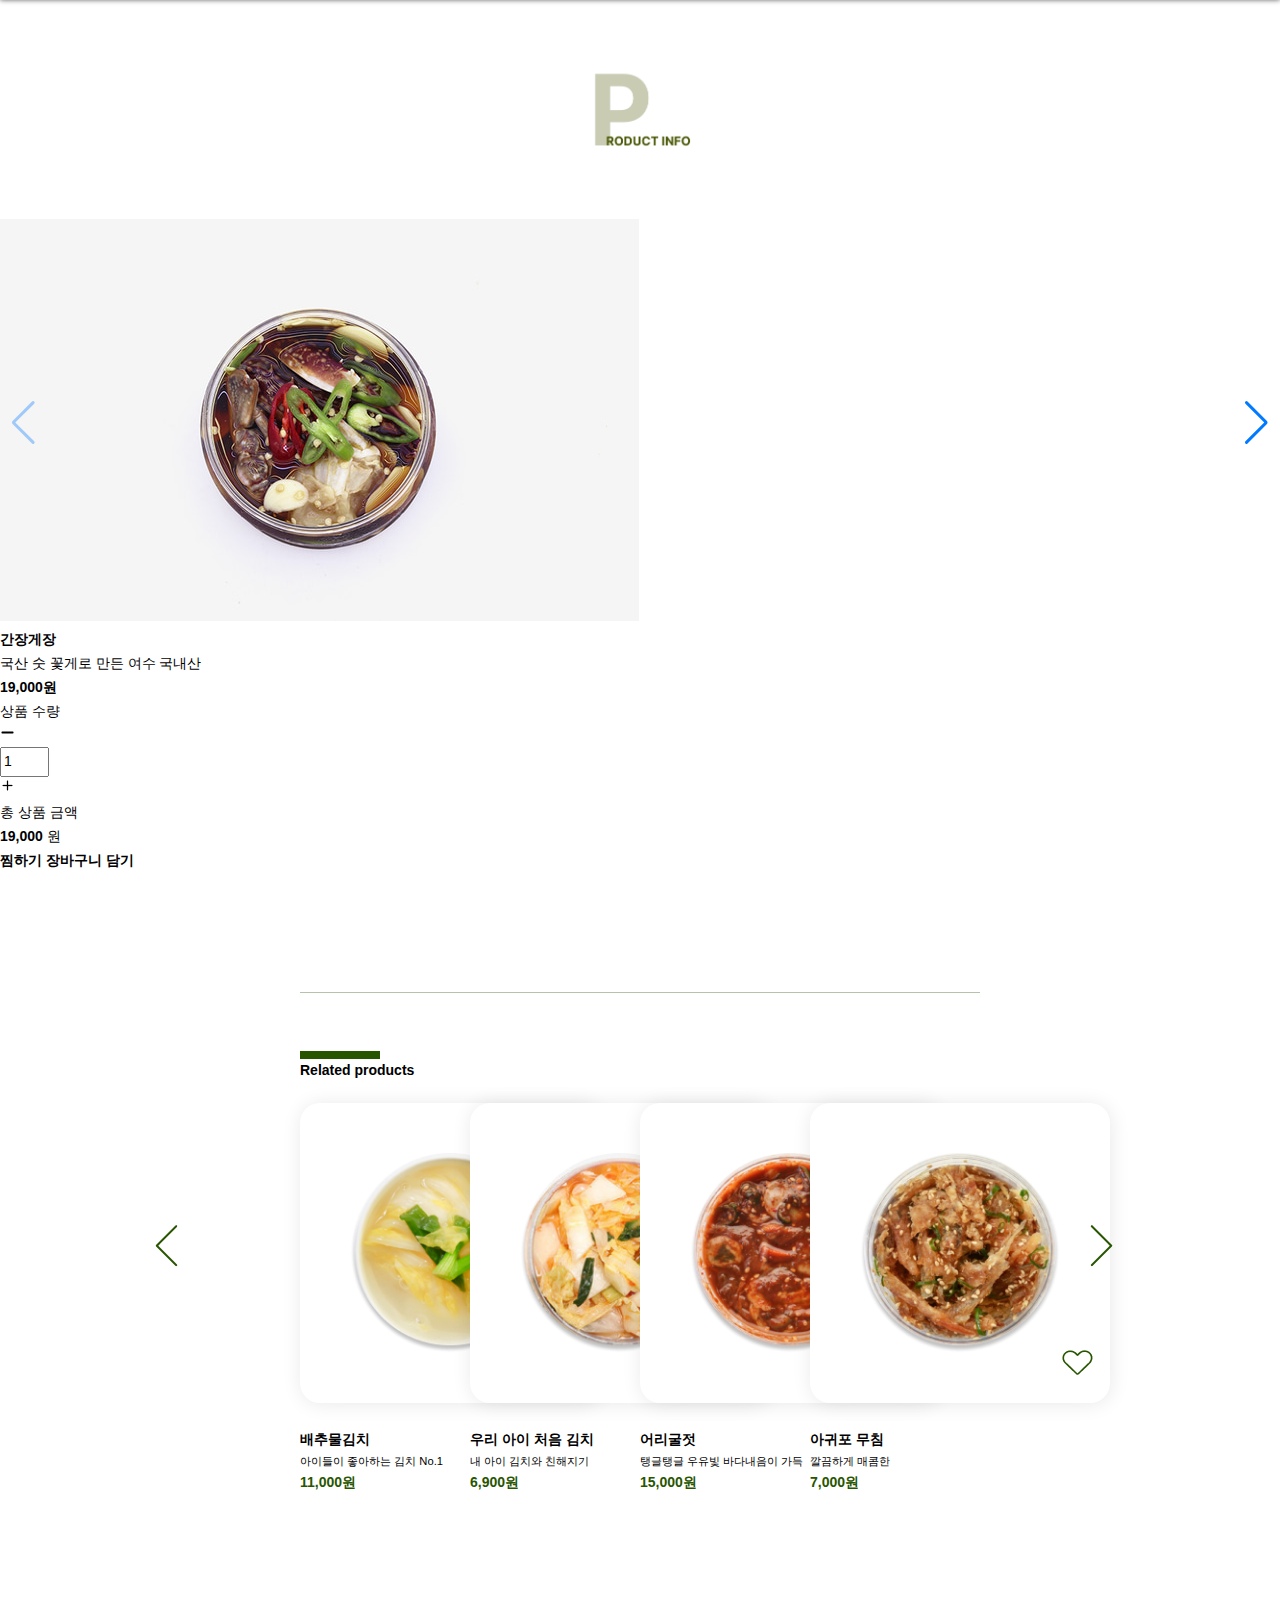
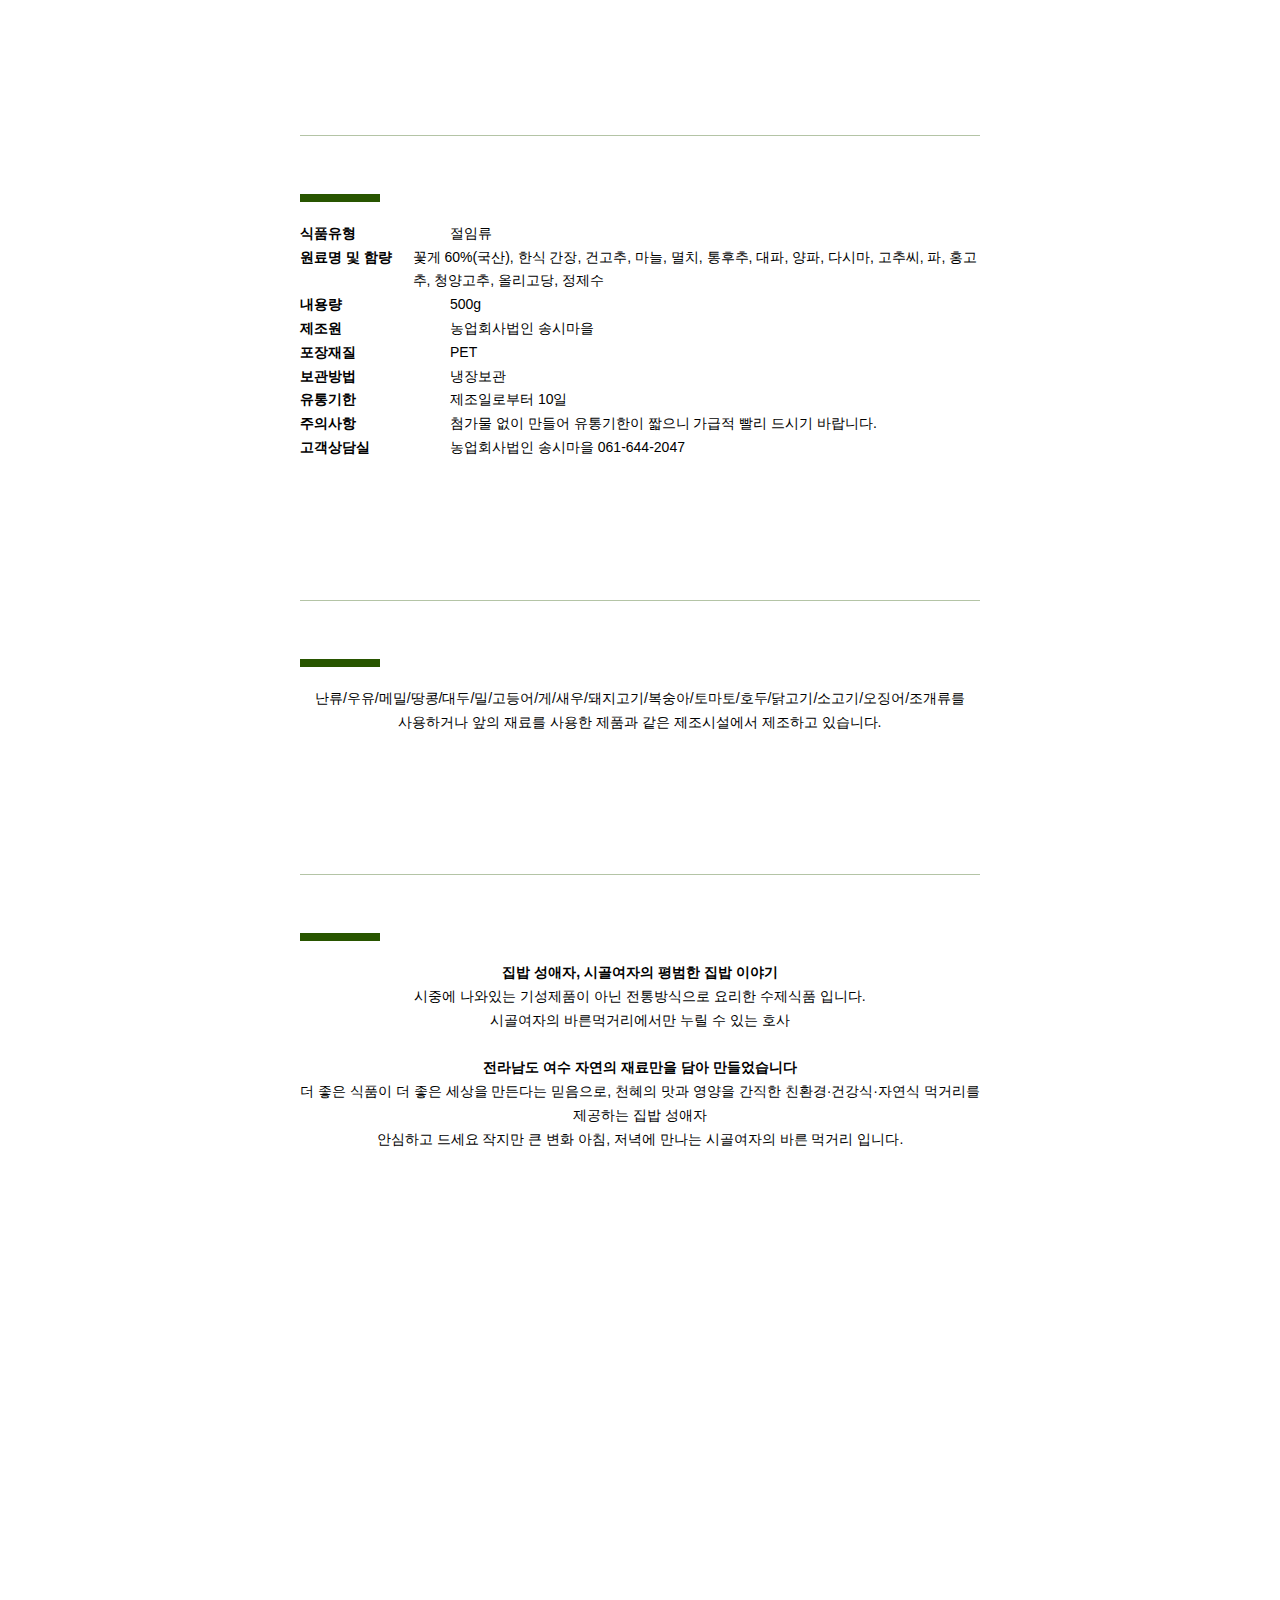
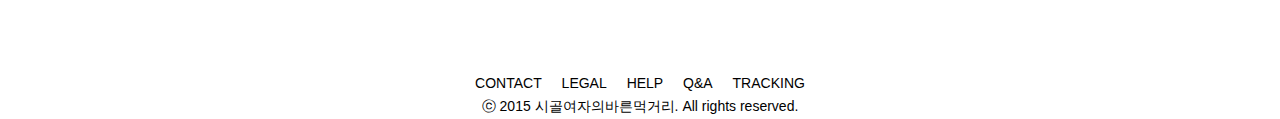
<file: product-info.html>
<!DOCTYPE html>
<html lang="ko">
<head>
    <meta charset="UTF-8">
    <meta http-equiv="X-UA-Compatible" content="IE=edge">
    <meta name="viewport" content="width=device-width, initial-scale=1.0">
    <title>시골여자의 바른먹거리</title>
    <link rel="icon" type="image/png" href="./img/logo/favicon-16x16.png" sizes="16x16" />
    <link href="css/product-info.css" rel="stylesheet">
    <link
        rel="stylesheet"
        href="https://unpkg.com/swiper/swiper-bundle.min.css"
    />
    <script src="https://unpkg.com/swiper/swiper-bundle.min.js"></script>
    <script src="https://ajax.googleapis.com/ajax/libs/jquery/3.6.0/jquery.min.js"></script>
    <script defer src="./common.js"></script>
</head>
<body>

    <header>
        <div class="header_fix">
            <div class="burger">
                <a href="#">
                    <span></span>
                    <span></span>
                    <span></span>
                </a>
            </div>
            <div class="logo"><a href="https://linnchaean.github.io/healthy-food-for-rural-women/" rel="logo"><h1></h1></a></div>
            <nav>
                <a href="#">s</a>
                <a href="https://linnchaean.github.io/healthy-food-for-rural-women/wish.html">h</a>
                <a href="https://linnchaean.github.io/healthy-food-for-rural-women/cart.html">s</a>
                <a href="https://linnchaean.github.io/healthy-food-for-rural-women/login.html">p</a>
            </nav>
        </div>
        <div class="header_menu">
            <nav>
                <a href="https://linnchaean.github.io/healthy-food-for-rural-women/product4.html">All</a>
                <a href="https://linnchaean.github.io/healthy-food-for-rural-women/product2.html">젓갈류</a>
                <a href="https://linnchaean.github.io/healthy-food-for-rural-women/product.html">반찬</a>
                <a href="https://linnchaean.github.io/healthy-food-for-rural-women/product3.html">김치</a>
            </nav>
        </div>
    </header>

    <main>
        <div class="title">
            <p><img src="./img/icon/product-info.png" alt=""></p>
        </div>

        <div class="info-all">
            <div class="info">
                <div class="img swiper mySwiper">
                    <div class="info-img swiper-wrapper">
                        <div class="swiper-slide"><img src="./img/sidedish/sidedish1/sidedish-1-1.jpg" alt="image"></div>
                        <div class="swiper-slide"><img src="./img/sidedish/sidedish1/sidedish-1-2.jpg" alt="image"></div>
                        <div class="swiper-slide"><img src="./img/sidedish/sidedish1/sidedish-1-3.jpg" alt="image"></div>
                        <div class="swiper-slide"><img src="./img/sidedish/sidedish1/sidedish-1-4.jpg" alt="image"></div>
                    </div>
                    <div class="swiper-button-next"></div>
                    <div class="swiper-button-prev"></div>
                </div>
            </div>
            <div class="info2">
                <div class="d-txt">
                    <h3>간장게장</h3>
                    <p>국산 숫 꽃게로 만든 여수 국내산</p>
                    <b>19,000원</b>
                    <div class="number">
                        <label for="count">상품 수량</label>
                        <p><img src="img/icon/minus.png" alt="count"></p>
                        <input type="number" id="count" min="1" max="5" value="1">
                        <p><img src="img/icon/plus.png" alt="count"></p>
                    </div>
                    <!-- <p>총 상품 금액</p>
                    <b>19,000원</b> -->
                    <div class="price">
                        <p>총 상품 금액</p>
                        <div class="sum">
                            <span class="num"><b>19,000</b></span>
                            <span class="won">원</span>
                        </div>
                    </div>
                    <div class="add">
                        <span><b>찜하기</b></span>
                        <span><b>장바구니 담기</b></span>
                    </div>
                </div>
            </div>
        </div>
        

        <div class="related">
            <div class="product">
                <div class="line">
                    <b>Related products</b>
                </div>
                <ul>
                    <li> 
                        <a href="#"><img src="img/list/kimchi4.png" alt="image"></a>
                        <div>
                            <a href="#"><h4>배추물김치</h4></a>
                            <a href="#"><p>아이들이 좋아하는 김치 No.1</p></a>
                            <a href=""><h4>11,000원</h4></a>
                        </div>
                    </li>
                    <li> 
                        <a href="#"><img src="img/list/kimchi6.png" alt="image"></a>
                        <div>
                            <a href="#"><h4>우리 아이 처음 김치</h4></a>
                            <a href="#"><p>내 아이 김치와 친해지기</p></a>
                            <a href=""><h4>6,900원</h4></a>
                        </div>
                    </li>
                    <li> 
                        <a href="#"><img src="img/list/salted4.png" alt="image"></a>
                        <div>
                            <a href="#"><h4>어리굴젓</h4></a>
                            <a href="#"><p>탱글탱글 우유빛 바다내음이 가득</p></a>
                            <a href=""><h4>15,000원</h4></a>
                        </div>
                    </li>
                    <li> 
                        <a href="#"><img src="img/list/side5.png" alt="image"></a>
                        <div>
                            <a href="#"><h4>아귀포 무침</h4></a>
                            <a href="#"><p>깔끔하게 매콤한</p></a>
                            <a href=""><h4>7,000원</h4></a>
                        </div>
                    </li>
                    <!-- <li> 
                        <a href="#"><img src="img/list/side1.png" alt="image"></a>
                        <div>
                            <a href="#"><h4>간장게장</h4></a>
                            <a href="#"><p>국산 숫꽃게로 만든</p></a>
                            <a href=""><h4>19,000원</h4></a>
                        </div>
                    </li>
                    <li> 
                        <a href="#"><img src="img/list/side4.png" alt="image"></a>
                        <div>
                            <a href="#"><h4>주먹밥재료</h4></a>
                            <a href="#"><p>드디어 나왔어요 :)</p></a>
                            <a href=""><h4>11,000원</h4></a>
                        </div>
                    </li> -->
                </ul>
                <div class="btn">
                    <span></span>
                </div>
            </div>
            <div class="product">
                <div class="line"></div>
                <div class="txt-1">
                    <div>
                        <b>식품유형</b>
                        <p>절임류</p>
                    </div>
                    <div>
                        <b>원료명 및 함량</b>
                        <p>꽃게 60%(국산), 한식 간장, 건고추, 마늘, 멸치, 통후추, 대파, 양파, 다시마, 고추씨, 파, 홍고추, 청양고추, 올리고당, 정제수</p>
                    </div>
                    <div>
                        <b>내용량</b>
                        <p>500g</p>
                    </div>
                    <div>
                        <b>제조원</b>
                        <p>농업회사법인 송시마을</p>
                    </div>
                    <div>
                        <b>포장재질</b>
                        <p>PET</p>
                    </div>
                    <div>
                        <b>보관방법</b>
                        <p>냉장보관</p>
                    </div>
                    <div>
                        <b>유통기한</b>
                        <p>제조일로부터 10일</p>
                    </div>
                    <div>
                        <b>주의사항</b>
                        <p>첨가물 없이 만들어 유통기한이 짧으니 가급적 빨리 드시기 바랍니다.</p>
                    </div>
                    <div>
                        <b>고객상담실</b>
                        <p>농업회사법인 송시마을 061-644-2047</p>
                    </div>
                </div>
            </div>
            <div class="product">
                <div class="line"></div>
                <div class="txt-2">
                    <p>난류/우유/메밀/땅콩/대두/밀/고등어/게/새우/돼지고기/복숭아/토마토/호두/닭고기/소고기/오징어/조개류를<br>사용하거나 앞의 재료를 사용한 제품과 같은 제조시설에서 제조하고 있습니다.</p>
                </div>
            </div>
            <div class="product">
                <div class="line"></div>
                <div class="txt-3">
                    <p>
                        <b>집밥 성애자, 시골여자의 평범한 집밥 이야기</b><br>
                        시중에 나와있는 기성제품이 아닌 전통방식으로 요리한 수제식품 입니다.<br>시골여자의 바른먹거리에서만 누릴 수 있는 호사<br><br>
                        <b>전라남도 여수 자연의 재료만을 담아 만들었습니다</b><br>더 좋은 식품이 더 좋은 세상을 만든다는 믿음으로, 천혜의 맛과 영양을 간직한 친환경·건강식·자연식 먹거리를 제공하는 집밥 성애자<br>안심하고 드세요 작지만 큰 변화 아침, 저녁에 만나는 시골여자의 바른 먹거리 입니다.
                    </p>
                </div>
            </div>
        </div>
    </main>
    
    <footer>
        <nav>
            <a href="#">CONTACT</a>
            <a href="#">LEGAL</a>
            <a href="#">HELP</a>
            <a href="#">Q&A</a>
            <a href="#">TRACKING</a>
        </nav>
        <p>ⓒ 2015 시골여자의바른먹거리. All rights reserved.</p>
    </footer>
    <!-- Swiper JS -->
    <script src="https://unpkg.com/swiper/swiper-bundle.min.js"></script>

    <!-- Initialize Swiper -->
    <script>
        var swiper = new Swiper(".mySwiper", {
            navigation: {
            nextEl: ".swiper-button-next",
            prevEl: ".swiper-button-prev",
            },
        });
    </script>
    
</body>
</html>
</file>
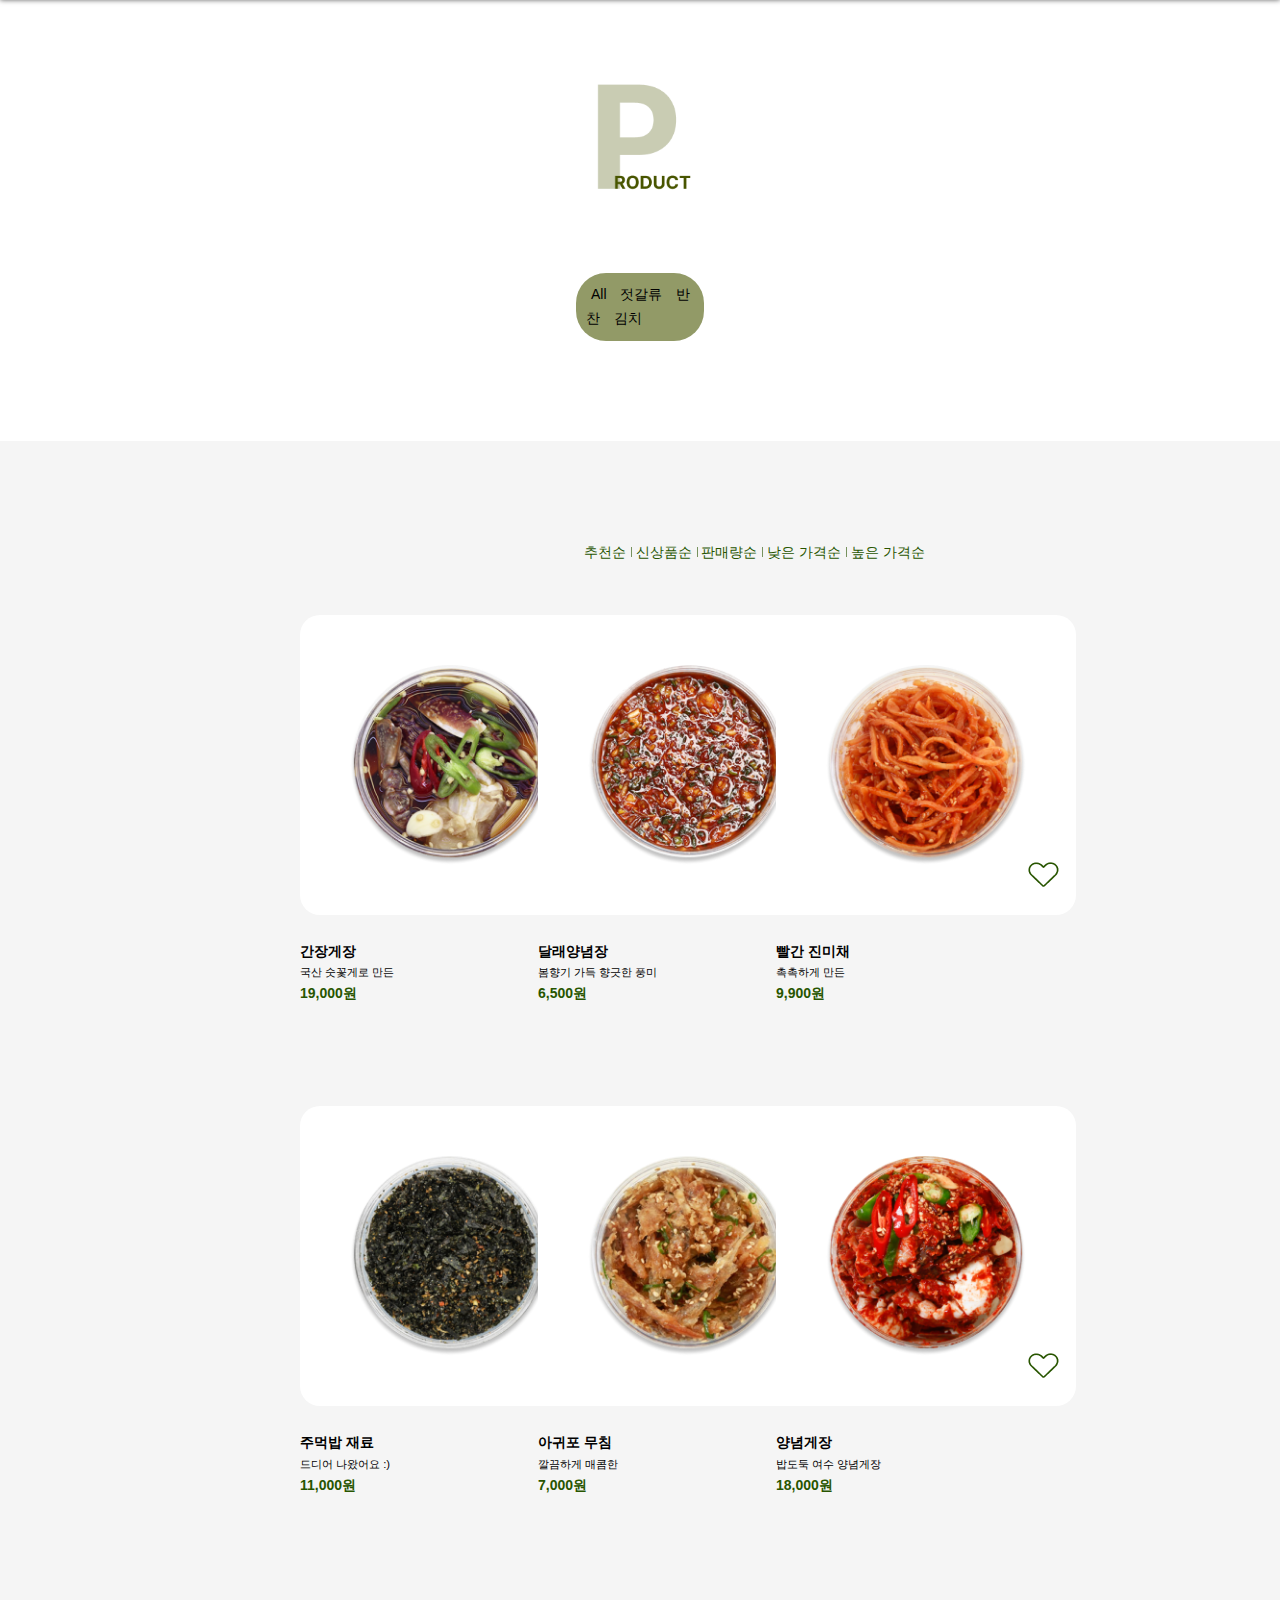
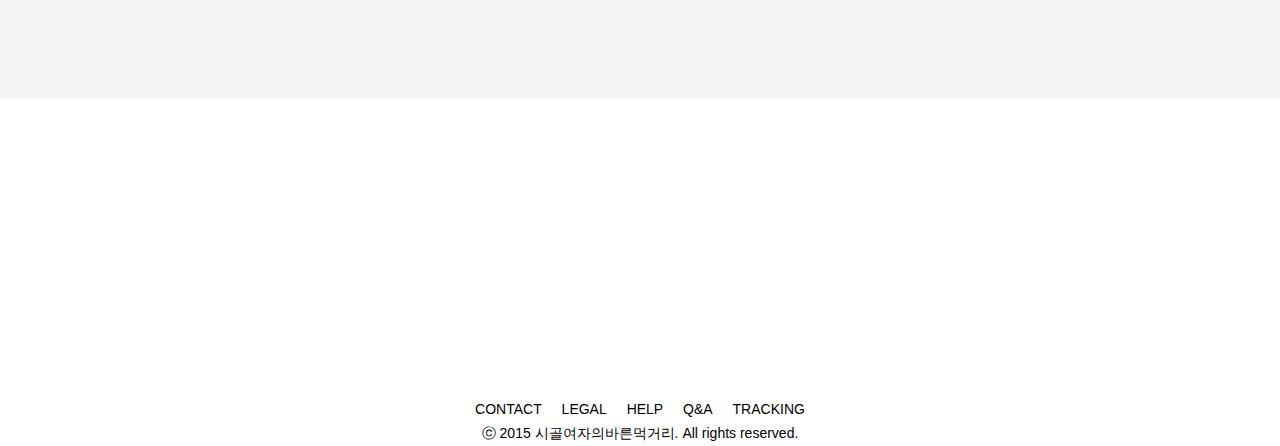
<file: product.html>
<!DOCTYPE html>
<html lang="en">
<head>
    <meta charset="UTF-8">
    <meta http-equiv="X-UA-Compatible" content="IE=edge">
    <meta name="viewport" content="width=device-width, initial-scale=1.0">
    <title>시골여자의 바른먹거리</title>
    <link rel="icon" type="image/png" href="./img/logo/favicon-16x16.png" sizes="16x16" />
    <link href="./css/product.css" rel="stylesheet">
    <script src="https://ajax.googleapis.com/ajax/libs/jquery/3.6.0/jquery.min.js"></script>
    <script defer src="./common.js"></script>
</head>
<body>

    <header>
        <div class="header_fix">
            <div class="burger">
                <a href="#">
                    <span></span>
                    <span></span>
                    <span></span>
                </a>
            </div>
            <div class="logo"><a href="https://linnchaean.github.io/healthy-food-for-rural-women/" rel="logo"><h1></h1></a></div>
            <nav>
                <a href="#">s</a>
                <a href="https://linnchaean.github.io/healthy-food-for-rural-women/wish.html">h</a>
                <a href="https://linnchaean.github.io/healthy-food-for-rural-women/cart.html">s</a>
                <a href="https://linnchaean.github.io/healthy-food-for-rural-women/login.html">p</a>
            </nav>
        </div>
        <div class="header_menu">
            <nav>
                <a href="https://linnchaean.github.io/healthy-food-for-rural-women/product4.html">All</a>
                <a href="https://linnchaean.github.io/healthy-food-for-rural-women/product2.html">젓갈류</a>
                <a href="https://linnchaean.github.io/healthy-food-for-rural-women/product.html">반찬</a>
                <a href="https://linnchaean.github.io/healthy-food-for-rural-women/product3.html">김치</a>
            </nav>
        </div>
    </header>

    <main>
        <div class="title">
            <p><img src="./img/icon/product.png" alt="logo"></p>
        </div>
        <div class="pd-list">
            <a href="https://linnchaean.github.io/healthy-food-for-rural-women/product4.html">All</a>
            <a href="https://linnchaean.github.io/healthy-food-for-rural-women/product2.html">젓갈류</a>
            <a href="https://linnchaean.github.io/healthy-food-for-rural-women/product.html">반찬</a>
            <a href="https://linnchaean.github.io/healthy-food-for-rural-women/product3.html">김치</a>
        </div>
        <div class="product">
            <div class="sort">
                <a href="#">추천순</a>
                <a href="#">신상품순</a>
                <a href="#">판매량순</a>
                <a href="#">낮은 가격순</a>
                <a href="#">높은 가격순</a>
            </div>
            <ul>
                <li> 
                    <a href="https://linnchaean.github.io/healthy-food-for-rural-women/product-info.html"><img src="img/list/side1.png" alt=""></a>
                    <div>
                        <a href="https://linnchaean.github.io/healthy-food-for-rural-women/product-info.html"><h4>간장게장</h4></a>
                        <a href="https://linnchaean.github.io/healthy-food-for-rural-women/product-info.html"><p>국산 숫꽃게로 만든</p></a>
                        <a href="https://linnchaean.github.io/healthy-food-for-rural-women/product-info.html"><h4>19,000원</h4></a>
                    </div>
                </li>
                <li> 
                    <a href="#"><img src="img/list/side2.png" alt=""></a>
                    <div>
                        <a href="#"><h4>달래양념장</h4></a>
                        <a href="#"><p>봄향기 가득 향긋한 풍미</p></a>
                        <a href=""><h4>6,500원</h4></a>
                    </div>
                </li>
                <li> 
                    <a href="#"><img src="img/list/side3.png" alt=""></a>
                    <div>
                        <a href="#"><h4>빨간 진미채</h4></a>
                        <a href="#"><p>촉촉하게 만든</p></a>
                        <a href=""><h4>9,900원</h4></a>
                    </div>
                </li>
                <li> 
                    <a href="#"><img src="img/list/side4.png" alt=""></a>
                    <div>
                        <a href="#"><h4>주먹밥 재료</h4></a>
                        <a href="#"><p>드디어 나왔어요 :)</p></a>
                        <a href=""><h4>11,000원</h4></a>
                    </div>
                </li>
                <li> 
                    <a href="#"><img src="img/list/side5.png" alt=""></a>
                    <div>
                        <a href="#"><h4>아귀포 무침</h4></a>
                        <a href="#"><p>깔끔하게 매콤한</p></a>
                        <a href=""><h4>7,000원</h4></a>
                    </div>
                </li>
                <li> 
                    <a href="#"><img src="img/list/side6.png" alt=""></a>
                    <div>
                        <a href="#"><h4>양념게장</h4></a>
                        <a href="#"><p>밥도둑 여수 양념게장</p></a>
                        <a href=""><h4>18,000원</h4></a>
                    </div>
                </li>
            </ul>
        </div>
    </main>

    <footer>
        <nav>
            <a href="#">CONTACT</a>
            <a href="#">LEGAL</a>
            <a href="#">HELP</a>
            <a href="#">Q&A</a>
            <a href="#">TRACKING</a>
        </nav>
        <p>ⓒ 2015 시골여자의바른먹거리. All rights reserved.</p>
    </footer>
    
</body>
</html>
</file>
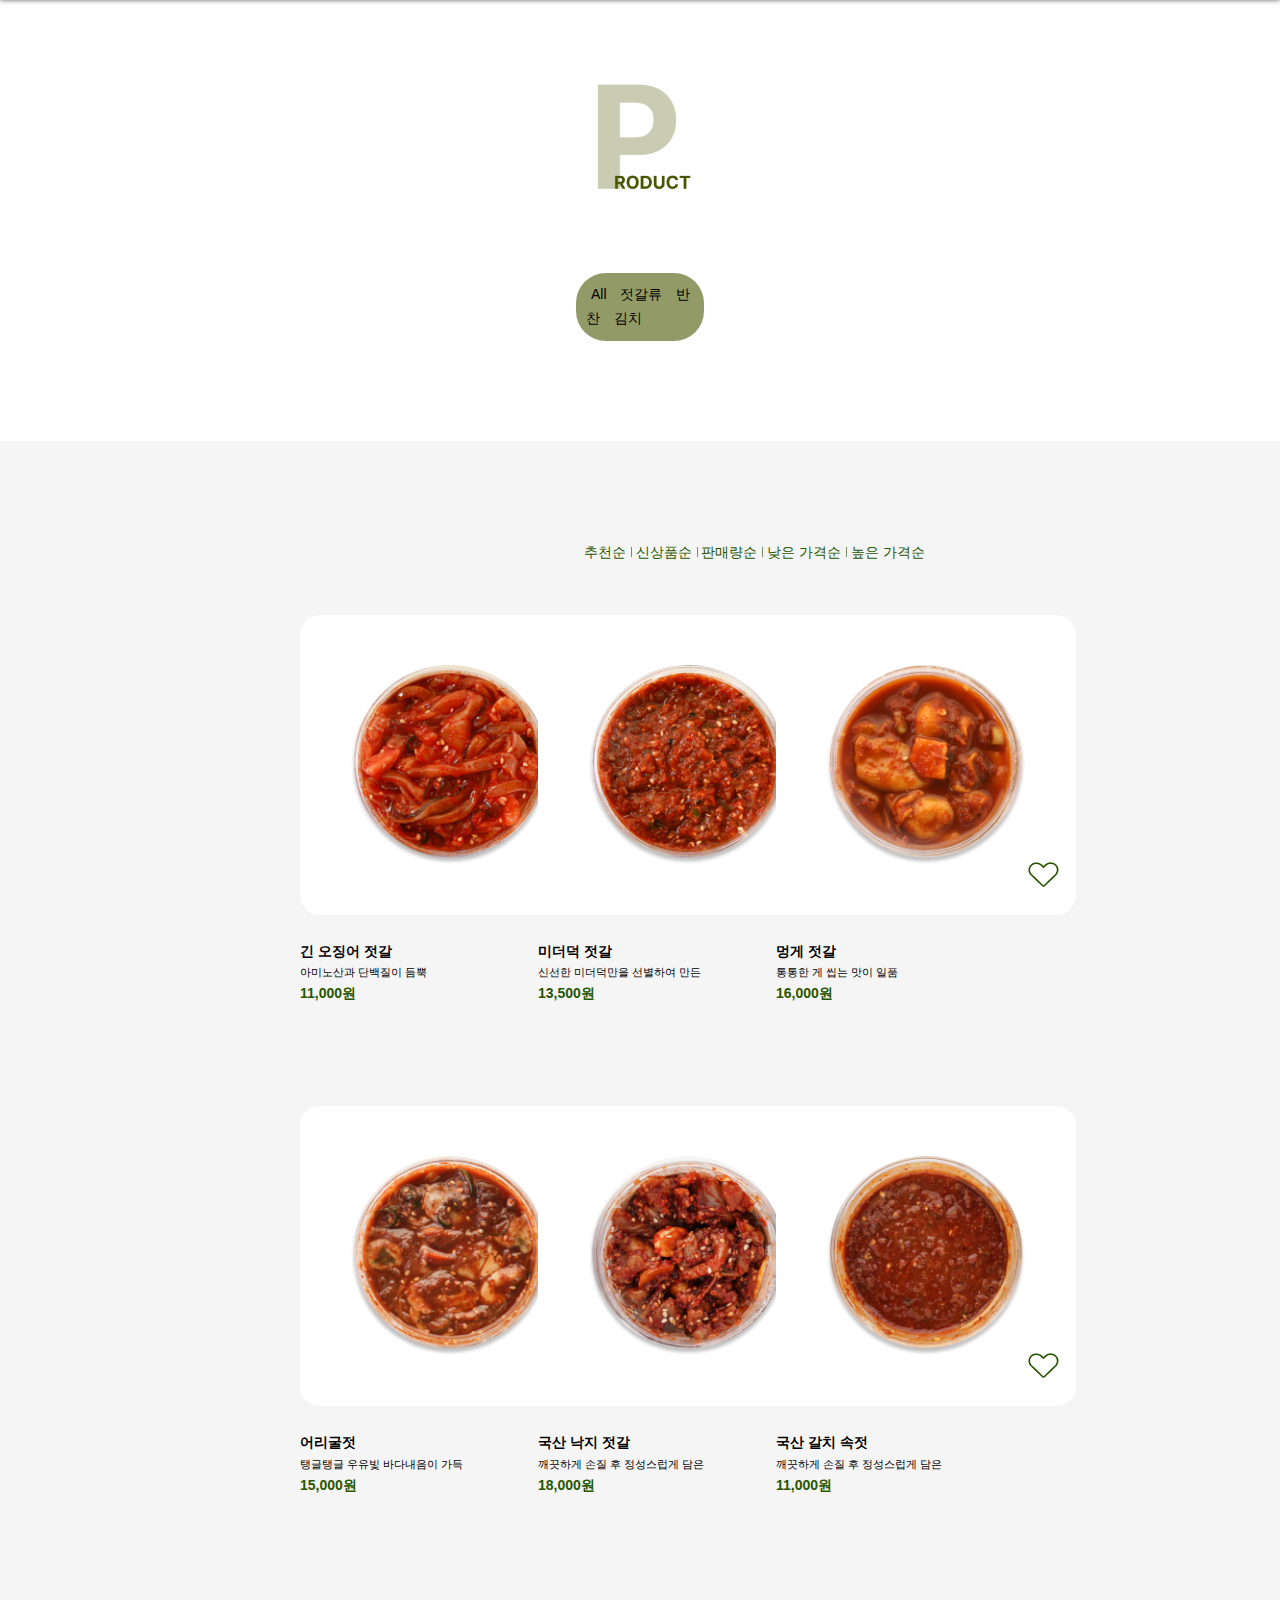
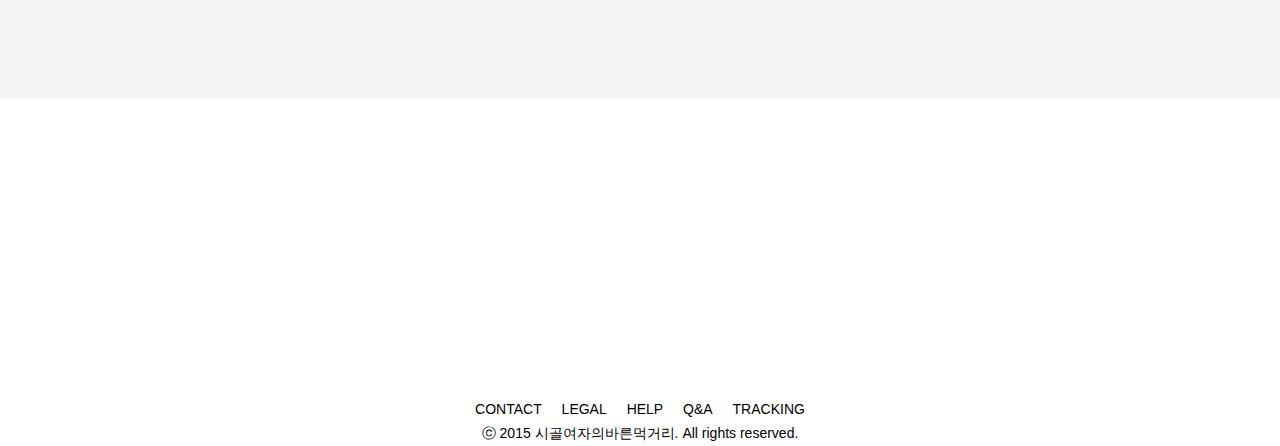
<file: product2.html>
<!DOCTYPE html>
<html lang="en">
<head>
    <meta charset="UTF-8">
    <meta http-equiv="X-UA-Compatible" content="IE=edge">
    <meta name="viewport" content="width=device-width, initial-scale=1.0">
    <title>시골여자의 바른먹거리</title>
    <link rel="icon" type="image/png" href="./img/logo/favicon-16x16.png" sizes="16x16" />
    <link href="./css/product.css" rel="stylesheet">
    <script src="https://ajax.googleapis.com/ajax/libs/jquery/3.6.0/jquery.min.js"></script>
    <script defer src="./common.js"></script>
</head>
<body>

    <header>
        <div class="header_fix">
            <div class="burger">
                <a href="#">
                    <span></span>
                    <span></span>
                    <span></span>
                </a>
            </div>
            <div class="logo"><a href="https://linnchaean.github.io/healthy-food-for-rural-women/" rel="logo"><h1></h1></a></div>
            <nav>
                <a href="#">s</a>
                <a href="https://linnchaean.github.io/healthy-food-for-rural-women/wish.html">h</a>
                <a href="https://linnchaean.github.io/healthy-food-for-rural-women/cart.html">s</a>
                <a href="https://linnchaean.github.io/healthy-food-for-rural-women/login.html">p</a>
            </nav>
        </div>
        <div class="header_menu">
            <nav>
                <a href="https://linnchaean.github.io/healthy-food-for-rural-women/product4.html">All</a>
                <a href="https://linnchaean.github.io/healthy-food-for-rural-women/product2.html">젓갈류</a>
                <a href="https://linnchaean.github.io/healthy-food-for-rural-women/product.html">반찬</a>
                <a href="https://linnchaean.github.io/healthy-food-for-rural-women/product3.html">김치</a>
            </nav>
        </div>
    </header>

    <main>
        <div class="title">
            <p><img src="./img/icon/product.png" alt=""></p>
        </div>
        <div class="pd-list">
            <a href="https://linnchaean.github.io/healthy-food-for-rural-women/product4.html">All</a>
            <a href="https://linnchaean.github.io/healthy-food-for-rural-women/product2.html">젓갈류</a>
            <a href="https://linnchaean.github.io/healthy-food-for-rural-women/product.html">반찬</a>
            <a href="https://linnchaean.github.io/healthy-food-for-rural-women/product3.html">김치</a>
        </div>
        <div class="product">
            <div class="sort">
                <a href="#">추천순</a>
                <a href="#">신상품순</a>
                <a href="#">판매량순</a>
                <a href="#">낮은 가격순</a>
                <a href="#">높은 가격순</a>
            </div>
            <ul>
                <li> 
                    <a href="#"><img src="img/list/salted1.png" alt=""></a>
                    <div>
                        <a href="#"><h4>긴 오징어 젓갈</h4></a>
                        <a href="#"><p>아미노산과 단백질이 듬뿍</p></a>
                        <a href=""><h4>11,000원</h4></a>
                    </div>
                </li>
                <li> 
                    <a href="#"><img src="img/list/salted2.png" alt=""></a>
                    <div>
                        <a href="#"><h4>미더덕 젓갈</h4></a>
                        <a href="#"><p>신선한 미더덕만을 선별하여 만든</p></a>
                        <a href=""><h4>13,500원</h4></a>
                    </div>
                </li>
                <li> 
                    <a href="#"><img src="img/list/salted3.png" alt=""></a>
                    <div>
                        <a href="#"><h4>멍게 젓갈</h4></a>
                        <a href="#"><p>통통한 게 씹는 맛이 일품</p></a>
                        <a href=""><h4>16,000원</h4></a>
                    </div>
                </li>
                <li> 
                    <a href="#"><img src="img/list/salted4.png" alt=""></a>
                    <div>
                        <a href="#"><h4>어리굴젓</h4></a>
                        <a href="#"><p>탱글탱글 우유빛 바다내음이 가득</p></a>
                        <a href=""><h4>15,000원</h4></a>
                    </div>
                </li>
                <li> 
                    <a href="#"><img src="img/list/salted5.png" alt=""></a>
                    <div>
                        <a href="#"><h4>국산 낙지 젓갈</h4></a>
                        <a href="#"><p>깨끗하게 손질 후 정성스럽게 담은</p></a>
                        <a href=""><h4>18,000원</h4></a>
                    </div>
                </li>
                <li> 
                    <a href="#"><img src="img/list/salted6.png" alt=""></a>
                    <div>
                        <a href="#"><h4>국산 갈치 속젓</h4></a>
                        <a href="#"><p>깨끗하게 손질 후 정성스럽게 담은</p></a>
                        <a href=""><h4>11,000원</h4></a>
                    </div>
                </li>
            </ul>
        </div>
    </main>

    <footer>
        <nav>
            <a href="#">CONTACT</a>
            <a href="#">LEGAL</a>
            <a href="#">HELP</a>
            <a href="#">Q&A</a>
            <a href="#">TRACKING</a>
        </nav>
        <p>ⓒ 2015 시골여자의바른먹거리. All rights reserved.</p>
    </footer>
    
</body>
</html>
</file>
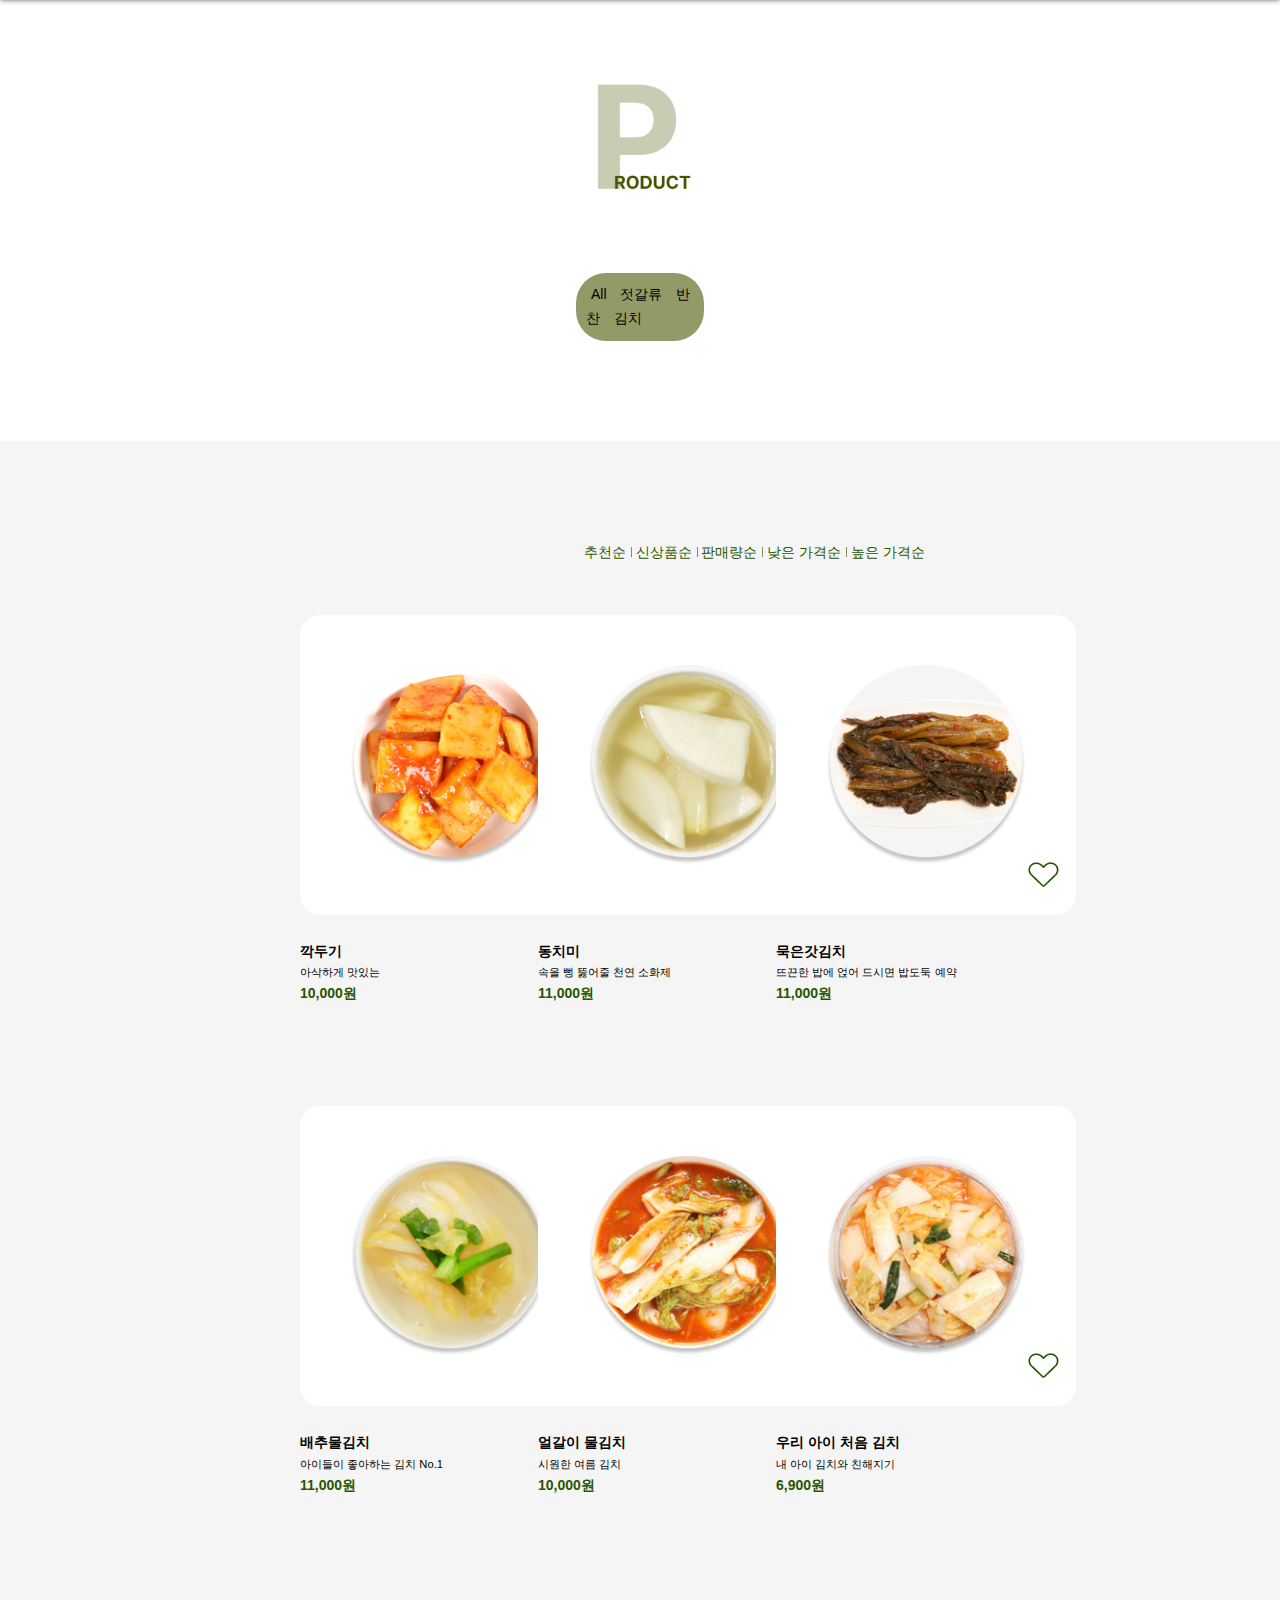
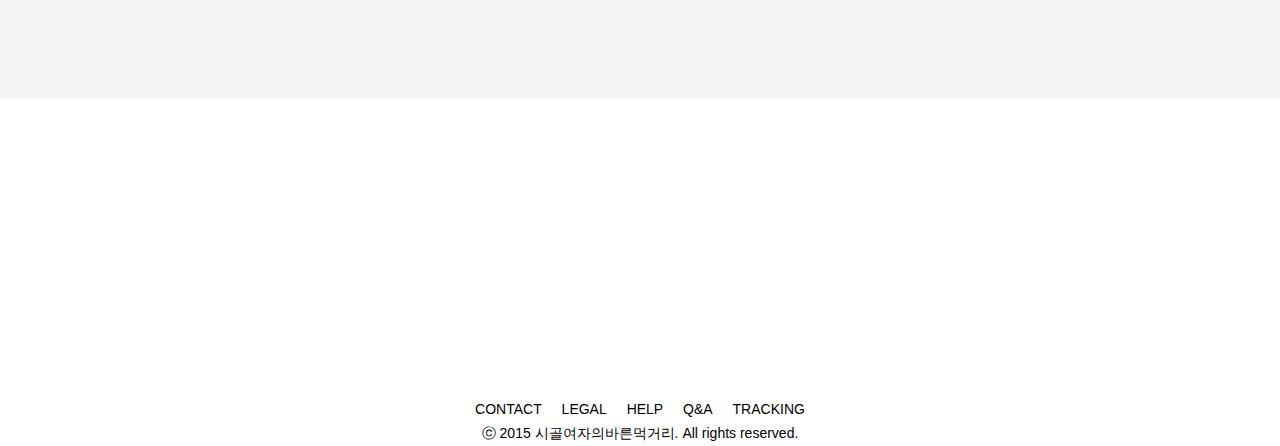
<file: product3.html>
<!DOCTYPE html>
<html lang="en">
<head>
    <meta charset="UTF-8">
    <meta http-equiv="X-UA-Compatible" content="IE=edge">
    <meta name="viewport" content="width=device-width, initial-scale=1.0">
    <title>시골여자의 바른먹거리</title>
    <link rel="icon" type="image/png" href="./img/logo/favicon-16x16.png" sizes="16x16" />
    <link href="./css/product.css" rel="stylesheet">
    <script src="https://ajax.googleapis.com/ajax/libs/jquery/3.6.0/jquery.min.js"></script>
    <script defer src="./common.js"></script>
</head>
<body>

    <header>
        <div class="header_fix">
            <div class="burger">
                <a href="#">
                    <span></span>
                    <span></span>
                    <span></span>
                </a>
            </div>
            <div class="logo"><a href="https://linnchaean.github.io/healthy-food-for-rural-women/" rel="logo"><h1></h1></a></div>
            <nav>
                <a href="#">s</a>
                <a href="https://linnchaean.github.io/healthy-food-for-rural-women/wish.html">h</a>
                <a href="https://linnchaean.github.io/healthy-food-for-rural-women/cart.html">s</a>
                <a href="https://linnchaean.github.io/healthy-food-for-rural-women/login.html">p</a>
            </nav>
        </div>
        <div class="header_menu">
            <nav>
                <a href="https://linnchaean.github.io/healthy-food-for-rural-women/product4.html">All</a>
                <a href="https://linnchaean.github.io/healthy-food-for-rural-women/product2.html">젓갈류</a>
                <a href="https://linnchaean.github.io/healthy-food-for-rural-women/product.html">반찬</a>
                <a href="https://linnchaean.github.io/healthy-food-for-rural-women/product3.html">김치</a>
            </nav>
        </div>
    </header>

    <main>
        <div class="title">
            <p><img src="./img/icon/product.png" alt=""></p>
        </div>
        <div class="pd-list">
            <a href="https://linnchaean.github.io/healthy-food-for-rural-women/product4.html">All</a>
            <a href="https://linnchaean.github.io/healthy-food-for-rural-women/product2.html">젓갈류</a>
            <a href="https://linnchaean.github.io/healthy-food-for-rural-women/product.html">반찬</a>
            <a href="https://linnchaean.github.io/healthy-food-for-rural-women/product3.html">김치</a>
        </div>
        <div class="product">
            <div class="sort">
                <a href="#">추천순</a>
                <a href="#">신상품순</a>
                <a href="#">판매량순</a>
                <a href="#">낮은 가격순</a>
                <a href="#">높은 가격순</a>
            </div>
            <ul>
                <li> 
                    <a href="#"><img src="img/list/kimchi1.png" alt=""></a>
                    <div>
                        <a href="#"><h4>깍두기</h4></a>
                        <a href="#"><p>아삭하게 맛있는</p></a>
                        <a href=""><h4>10,000원</h4></a>
                    </div>
                </li>
                <li> 
                    <a href="#"><img src="img/list/kimchi2.png" alt=""></a>
                    <div>
                        <a href="#"><h4>동치미</h4></a>
                        <a href="#"><p>속을 뻥 뚫어줄 천연 소화제</p></a>
                        <a href=""><h4>11,000원</h4></a>
                    </div>
                </li>
                <li> 
                    <a href="#"><img src="img/list/kimchi3.png" alt=""></a>
                    <div>
                        <a href="#"><h4>묵은갓김치</h4></a>
                        <a href="#"><p>뜨끈한 밥에 얹어 드시면 밥도둑 예약</p></a>
                        <a href=""><h4>11,000원</h4></a>
                    </div>
                </li>
                <li> 
                    <a href="#"><img src="img/list/kimchi4.png" alt=""></a>
                    <div>
                        <a href="#"><h4>배추물김치</h4></a>
                        <a href="#"><p>아이들이 좋아하는 김치 No.1</p></a>
                        <a href=""><h4>11,000원</h4></a>
                    </div>
                </li>
                <li> 
                    <a href="#"><img src="img/list/kimchi5.png" alt=""></a>
                    <div>
                        <a href="#"><h4>얼갈이 물김치</h4></a>
                        <a href="#"><p>시원한 여름 김치</p></a>
                        <a href=""><h4>10,000원</h4></a>
                    </div>
                </li>
                <li> 
                    <a href="#"><img src="img/list/kimchi6.png" alt=""></a>
                    <div>
                        <a href="#"><h4>우리 아이 처음 김치</h4></a>
                        <a href="#"><p>내 아이 김치와 친해지기</p></a>
                        <a href=""><h4>6,900원</h4></a>
                    </div>
                </li>
            </ul>
        </div>
    </main>

    <footer>
        <nav>
            <a href="#">CONTACT</a>
            <a href="#">LEGAL</a>
            <a href="#">HELP</a>
            <a href="#">Q&A</a>
            <a href="#">TRACKING</a>
        </nav>
        <p>ⓒ 2015 시골여자의바른먹거리. All rights reserved.</p>
    </footer>
    
</body>
</html>
</file>
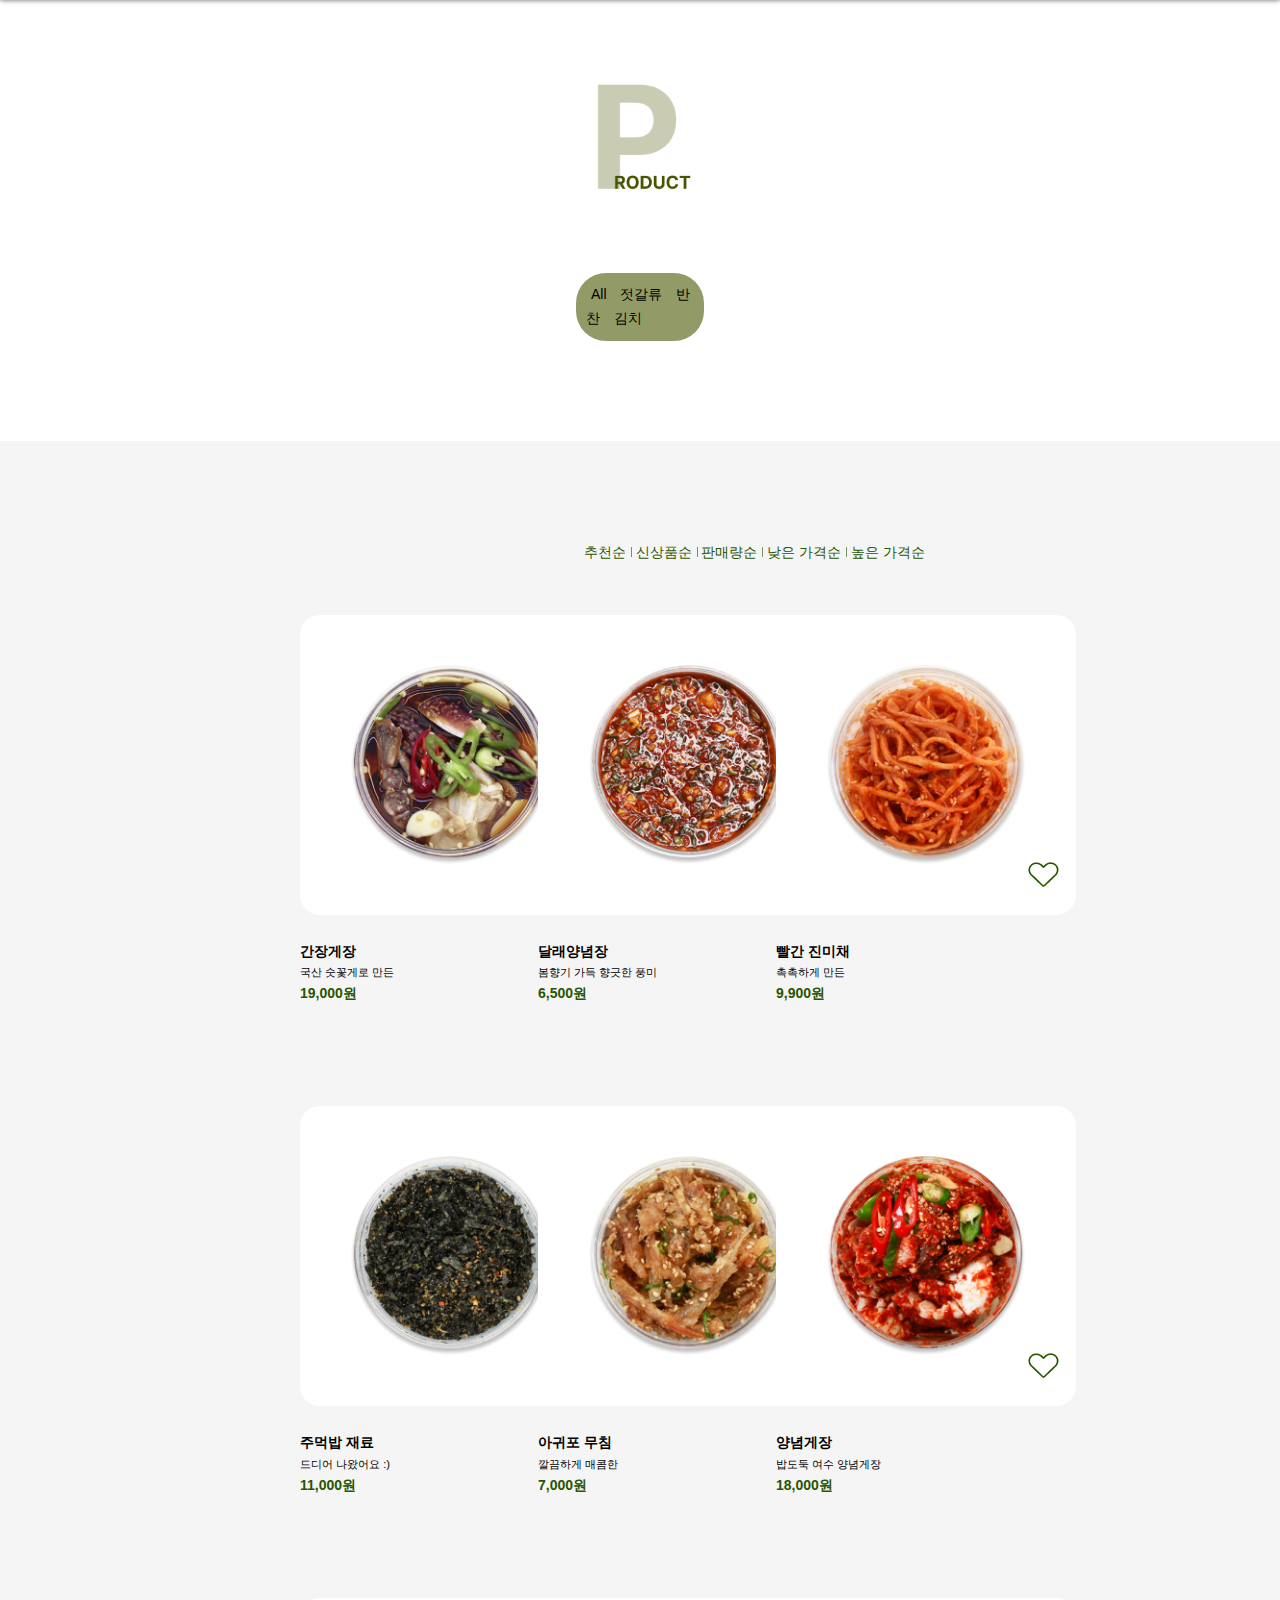
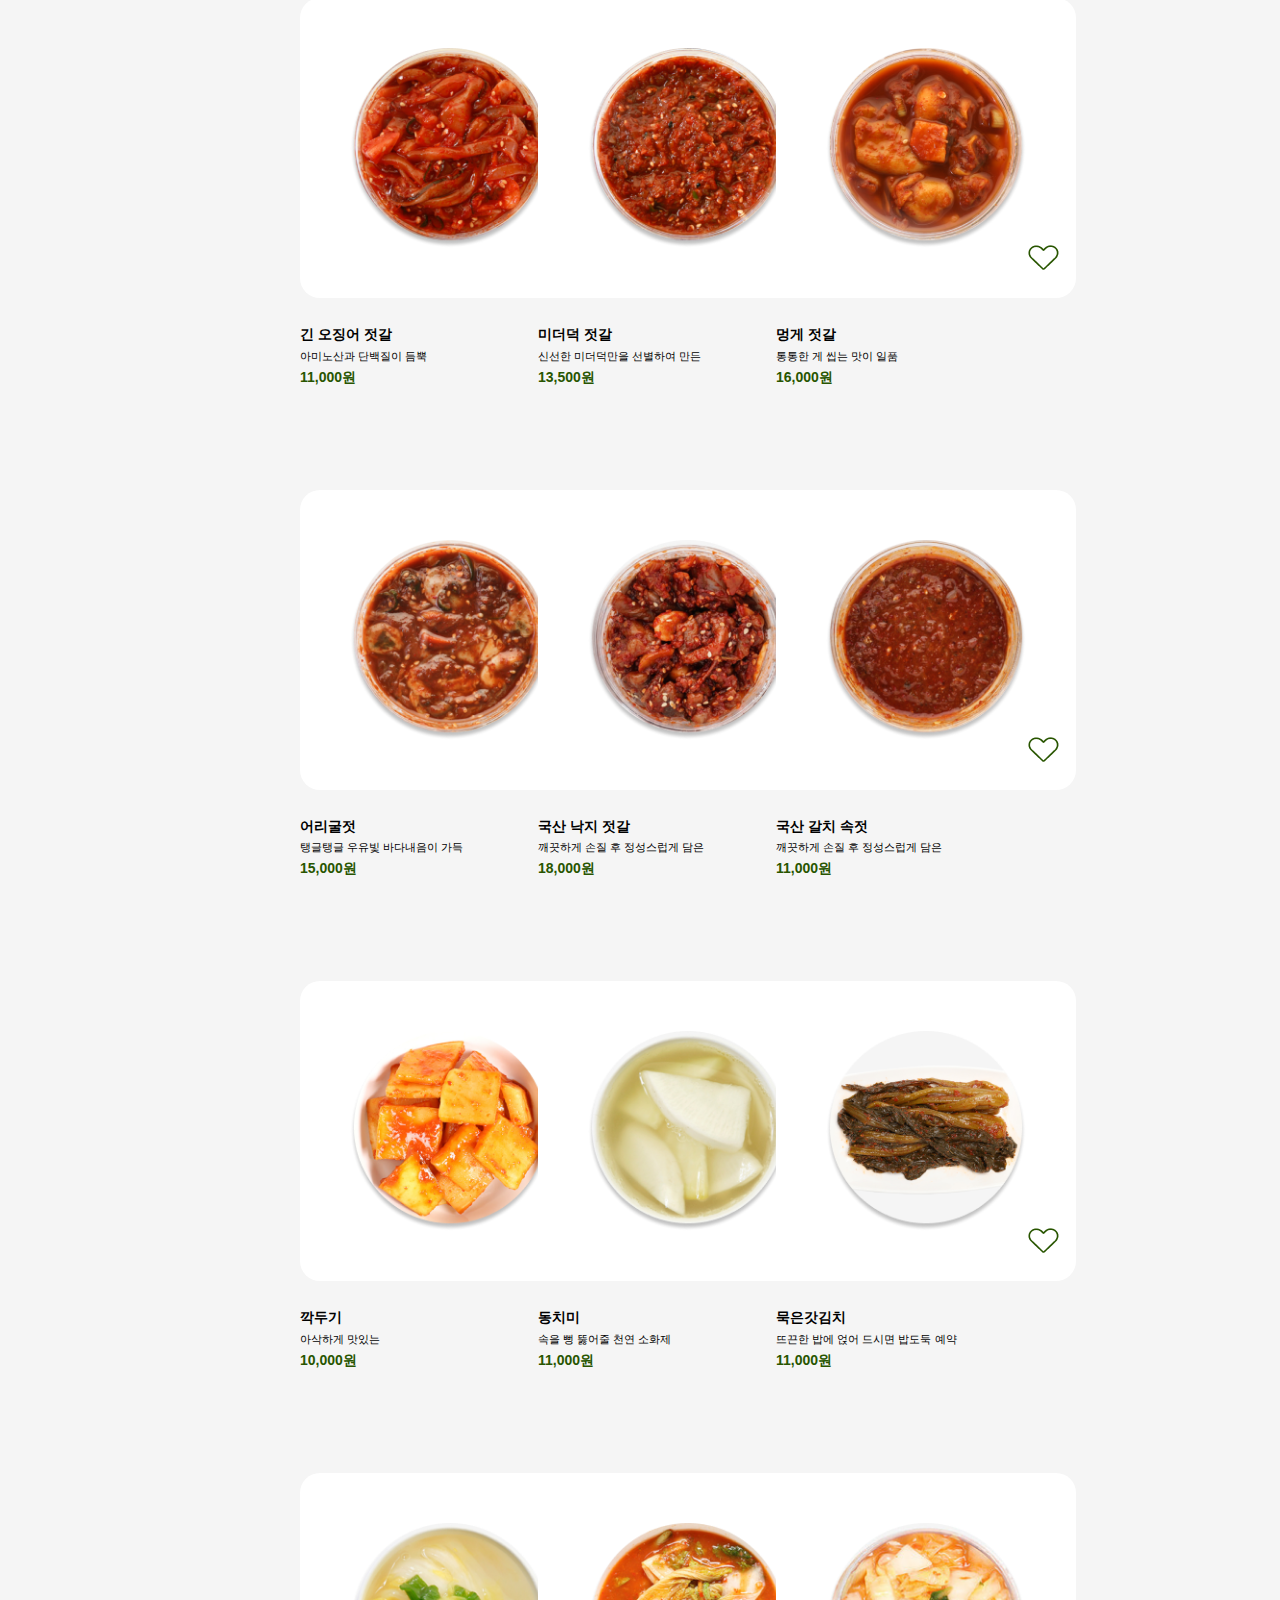
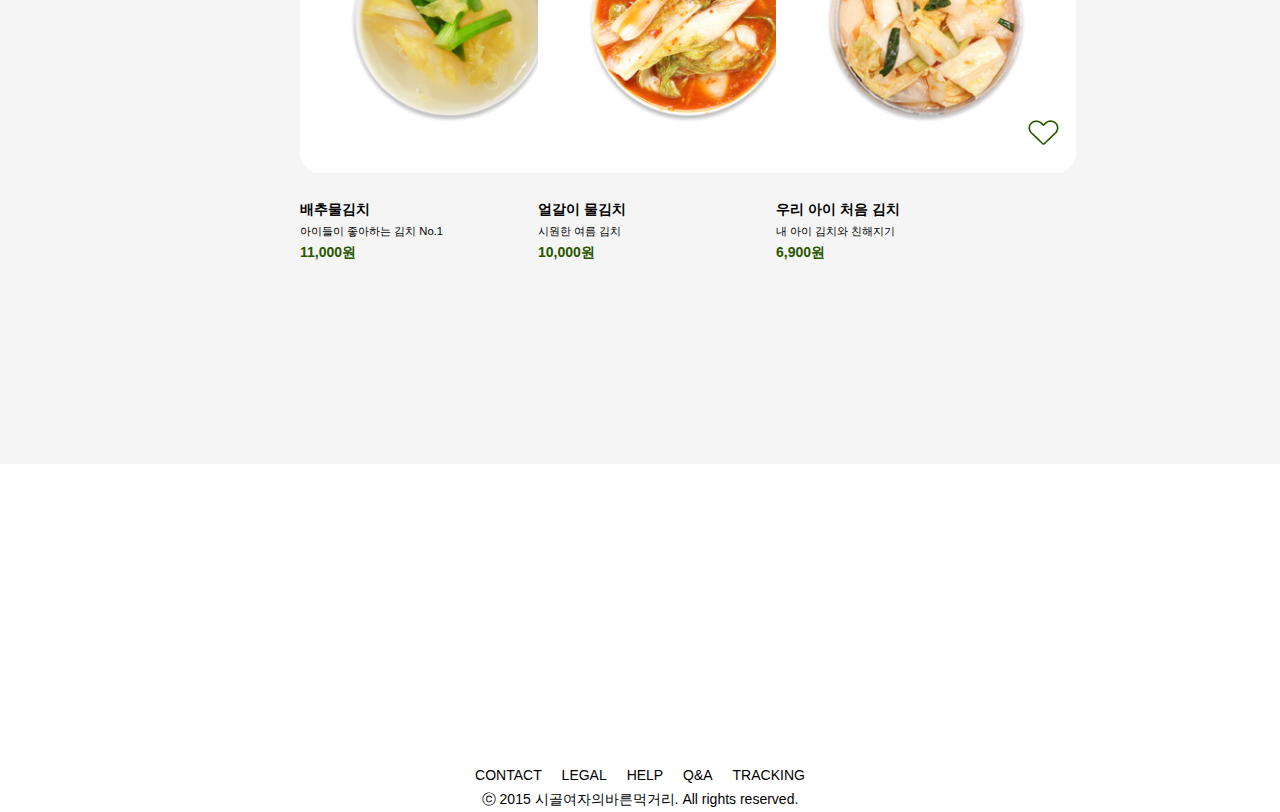
<file: product4.html>
<!DOCTYPE html>
<html lang="en">
<head>
    <meta charset="UTF-8">
    <meta http-equiv="X-UA-Compatible" content="IE=edge">
    <meta name="viewport" content="width=device-width, initial-scale=1.0">
    <title>시골여자의 바른먹거리</title>
    <link rel="icon" type="image/png" href="./img/logo/favicon-16x16.png" sizes="16x16" />
    <link href="./css/product.css" rel="stylesheet">
    <script src="https://ajax.googleapis.com/ajax/libs/jquery/3.6.0/jquery.min.js"></script>
    <script defer src="./common.js"></script>
</head>
<body>

    <header>
        <div class="header_fix">
            <div class="burger">
                <a href="#">
                    <span></span>
                    <span></span>
                    <span></span>
                </a>
            </div>
            <div class="logo"><a href="https://linnchaean.github.io/healthy-food-for-rural-women/" rel="logo"><h1></h1></a></div>
            <nav>
                <a href="#">s</a>
                <a href="https://linnchaean.github.io/healthy-food-for-rural-women/wish.html">h</a>
                <a href="https://linnchaean.github.io/healthy-food-for-rural-women/cart.html">s</a>
                <a href="https://linnchaean.github.io/healthy-food-for-rural-women/login.html">p</a>
            </nav>
        </div>
        <div class="header_menu">
            <nav>
                <a href="https://linnchaean.github.io/healthy-food-for-rural-women/product4.html">All</a>
                <a href="https://linnchaean.github.io/healthy-food-for-rural-women/product2.html">젓갈류</a>
                <a href="https://linnchaean.github.io/healthy-food-for-rural-women/product.html">반찬</a>
                <a href="https://linnchaean.github.io/healthy-food-for-rural-women/product3.html">김치</a>
            </nav>
        </div>
    </header>

    <main>
        <div class="title">
            <p><img src="./img/icon/product.png" alt=""></p>
        </div>
        <div class="pd-list">
            <a href="https://linnchaean.github.io/healthy-food-for-rural-women/product4.html">All</a>
            <a href="https://linnchaean.github.io/healthy-food-for-rural-women/product2.html">젓갈류</a>
            <a href="https://linnchaean.github.io/healthy-food-for-rural-women/product.html">반찬</a>
            <a href="https://linnchaean.github.io/healthy-food-for-rural-women/product3.html">김치</a>
        </div>
        <div class="product">
            <div class="sort">
                <a href="#">추천순</a>
                <a href="#">신상품순</a>
                <a href="#">판매량순</a>
                <a href="#">낮은 가격순</a>
                <a href="#">높은 가격순</a>
            </div>
            <ul>
                <li> 
                    <a href="https://linnchaean.github.io/healthy-food-for-rural-women/product-info.html"><img src="img/list/side1.png" alt=""></a>
                    <div>
                        <a href="https://linnchaean.github.io/healthy-food-for-rural-women/product-info.html"><h4>간장게장</h4></a>
                        <a href="https://linnchaean.github.io/healthy-food-for-rural-women/product-info.html"><p>국산 숫꽃게로 만든</p></a>
                        <a href="https://linnchaean.github.io/healthy-food-for-rural-women/product-info.html"><h4>19,000원</h4></a>
                    </div>
                </li>
                <li> 
                    <a href="#"><img src="img/list/side2.png" alt=""></a>
                    <div>
                        <a href="#"><h4>달래양념장</h4></a>
                        <a href="#"><p>봄향기 가득 향긋한 풍미</p></a>
                        <a href=""><h4>6,500원</h4></a>
                    </div>
                </li>
                <li> 
                    <a href="#"><img src="img/list/side3.png" alt=""></a>
                    <div>
                        <a href="#"><h4>빨간 진미채</h4></a>
                        <a href="#"><p>촉촉하게 만든</p></a>
                        <a href=""><h4>9,900원</h4></a>
                    </div>
                </li>
                <li> 
                    <a href="#"><img src="img/list/side4.png" alt=""></a>
                    <div>
                        <a href="#"><h4>주먹밥 재료</h4></a>
                        <a href="#"><p>드디어 나왔어요 :)</p></a>
                        <a href=""><h4>11,000원</h4></a>
                    </div>
                </li>
                <li> 
                    <a href="#"><img src="img/list/side5.png" alt=""></a>
                    <div>
                        <a href="#"><h4>아귀포 무침</h4></a>
                        <a href="#"><p>깔끔하게 매콤한</p></a>
                        <a href=""><h4>7,000원</h4></a>
                    </div>
                </li>
                <li> 
                    <a href="#"><img src="img/list/side6.png" alt=""></a>
                    <div>
                        <a href="#"><h4>양념게장</h4></a>
                        <a href="#"><p>밥도둑 여수 양념게장</p></a>
                        <a href=""><h4>18,000원</h4></a>
                    </div>
                </li>
                <li> 
                    <a href="#"><img src="img/list/salted1.png" alt=""></a>
                    <div>
                        <a href="#"><h4>긴 오징어 젓갈</h4></a>
                        <a href="#"><p>아미노산과 단백질이 듬뿍</p></a>
                        <a href=""><h4>11,000원</h4></a>
                    </div>
                </li>
                <li> 
                    <a href="#"><img src="img/list/salted2.png" alt=""></a>
                    <div>
                        <a href="#"><h4>미더덕 젓갈</h4></a>
                        <a href="#"><p>신선한 미더덕만을 선별하여 만든</p></a>
                        <a href=""><h4>13,500원</h4></a>
                    </div>
                </li>
                <li> 
                    <a href="#"><img src="img/list/salted3.png" alt=""></a>
                    <div>
                        <a href="#"><h4>멍게 젓갈</h4></a>
                        <a href="#"><p>통통한 게 씹는 맛이 일품</p></a>
                        <a href=""><h4>16,000원</h4></a>
                    </div>
                </li>
                <li> 
                    <a href="#"><img src="img/list/salted4.png" alt=""></a>
                    <div>
                        <a href="#"><h4>어리굴젓</h4></a>
                        <a href="#"><p>탱글탱글 우유빛 바다내음이 가득</p></a>
                        <a href=""><h4>15,000원</h4></a>
                    </div>
                </li>
                <li> 
                    <a href="#"><img src="img/list/salted5.png" alt=""></a>
                    <div>
                        <a href="#"><h4>국산 낙지 젓갈</h4></a>
                        <a href="#"><p>깨끗하게 손질 후 정성스럽게 담은</p></a>
                        <a href=""><h4>18,000원</h4></a>
                    </div>
                </li>
                <li> 
                    <a href="#"><img src="img/list/salted6.png" alt=""></a>
                    <div>
                        <a href="#"><h4>국산 갈치 속젓</h4></a>
                        <a href="#"><p>깨끗하게 손질 후 정성스럽게 담은</p></a>
                        <a href=""><h4>11,000원</h4></a>
                    </div>
                </li>
                <li> 
                    <a href="#"><img src="img/list/kimchi1.png" alt=""></a>
                    <div>
                        <a href="#"><h4>깍두기</h4></a>
                        <a href="#"><p>아삭하게 맛있는</p></a>
                        <a href=""><h4>10,000원</h4></a>
                    </div>
                </li>
                <li> 
                    <a href="#"><img src="img/list/kimchi2.png" alt=""></a>
                    <div>
                        <a href="#"><h4>동치미</h4></a>
                        <a href="#"><p>속을 뻥 뚫어줄 천연 소화제</p></a>
                        <a href=""><h4>11,000원</h4></a>
                    </div>
                </li>
                <li> 
                    <a href="#"><img src="img/list/kimchi3.png" alt=""></a>
                    <div>
                        <a href="#"><h4>묵은갓김치</h4></a>
                        <a href="#"><p>뜨끈한 밥에 얹어 드시면 밥도둑 예약</p></a>
                        <a href=""><h4>11,000원</h4></a>
                    </div>
                </li>
                <li> 
                    <a href="#"><img src="img/list/kimchi4.png" alt=""></a>
                    <div>
                        <a href="#"><h4>배추물김치</h4></a>
                        <a href="#"><p>아이들이 좋아하는 김치 No.1</p></a>
                        <a href=""><h4>11,000원</h4></a>
                    </div>
                </li>
                <li> 
                    <a href="#"><img src="img/list/kimchi5.png" alt=""></a>
                    <div>
                        <a href="#"><h4>얼갈이 물김치</h4></a>
                        <a href="#"><p>시원한 여름 김치</p></a>
                        <a href=""><h4>10,000원</h4></a>
                    </div>
                </li>
                <li> 
                    <a href="#"><img src="img/list/kimchi6.png" alt=""></a>
                    <div>
                        <a href="#"><h4>우리 아이 처음 김치</h4></a>
                        <a href="#"><p>내 아이 김치와 친해지기</p></a>
                        <a href=""><h4>6,900원</h4></a>
                    </div>
                </li>
            </ul>
        </div>
    </main>

    <footer>
        <nav>
            <a href="#">CONTACT</a>
            <a href="#">LEGAL</a>
            <a href="#">HELP</a>
            <a href="#">Q&A</a>
            <a href="#">TRACKING</a>
        </nav>
        <p>ⓒ 2015 시골여자의바른먹거리. All rights reserved.</p>
    </footer>
    
</body>
</html>
</file>
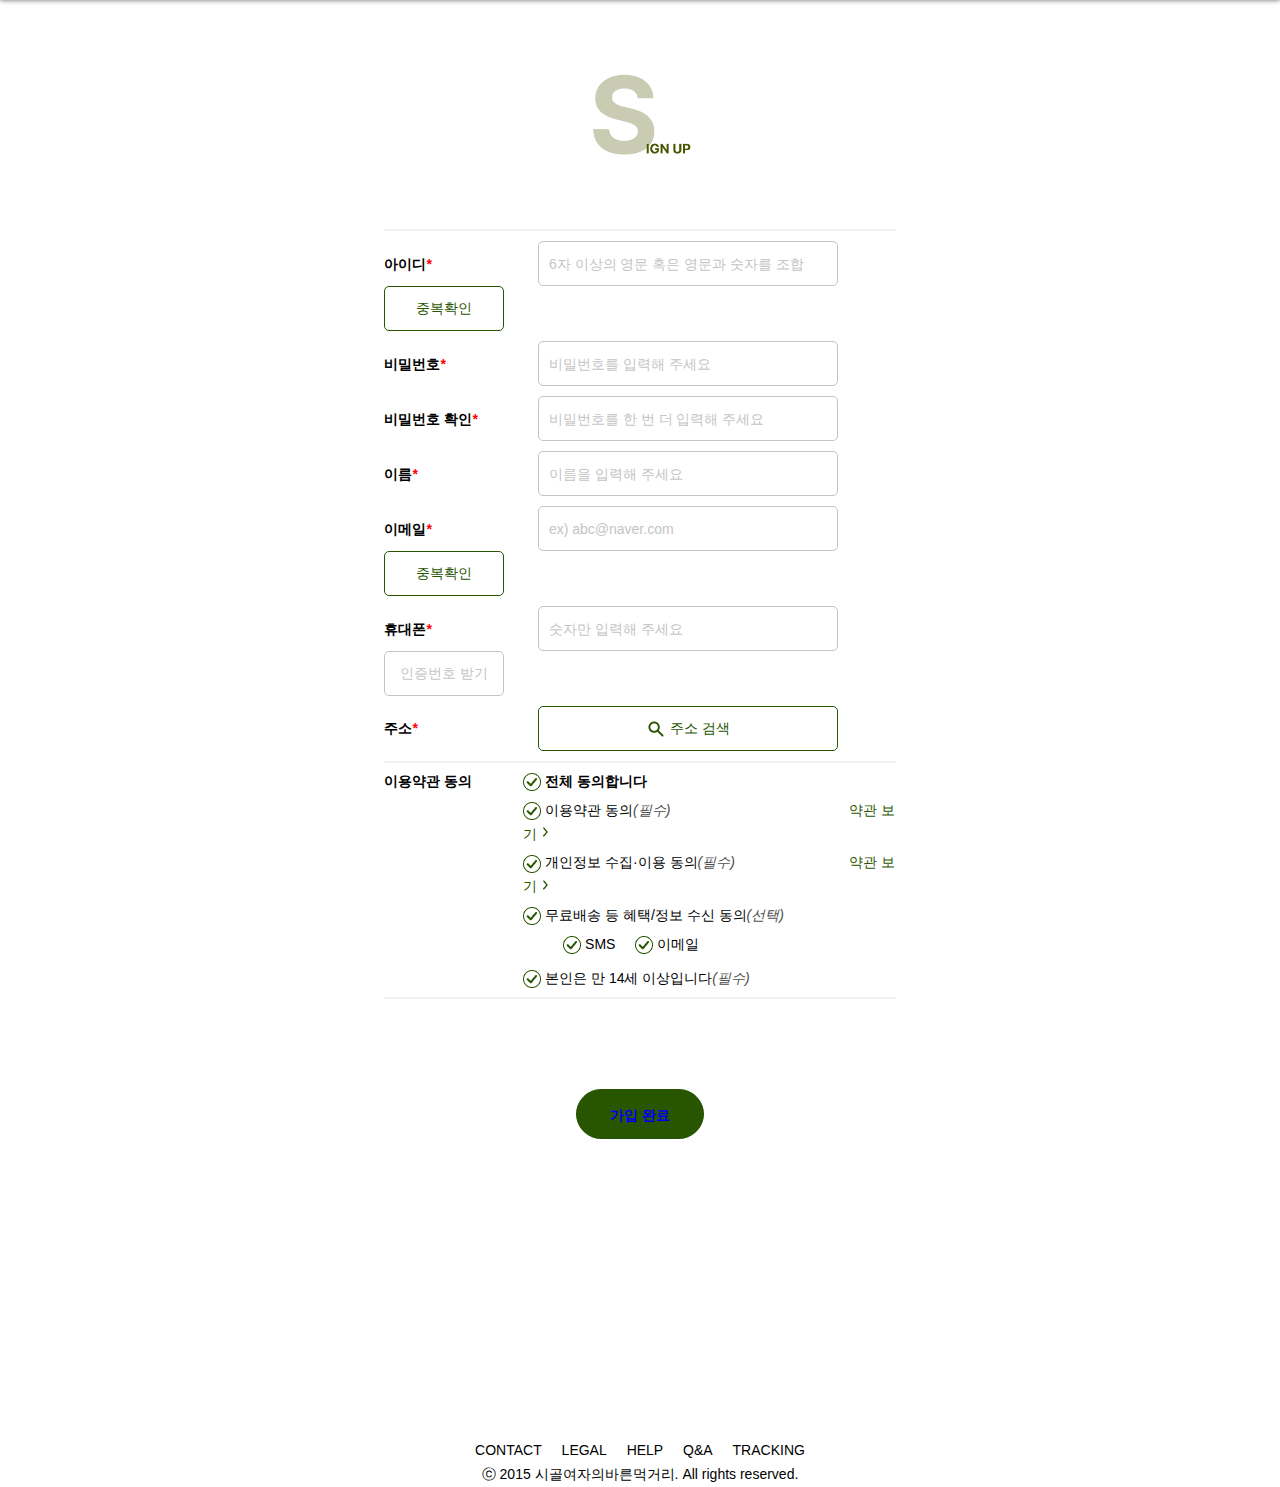
<file: signup.html>
<!DOCTYPE html>
<html lang="ko">
<head>
    <meta charset="UTF-8">
    <meta http-equiv="X-UA-Compatible" content="IE=edge">
    <meta name="viewport" content="width=device-width, initial-scale=1.0">
    <title>시골여자의 바른먹거리</title>
    <link rel="icon" type="image/png" href="./img/logo/favicon-16x16.png" sizes="16x16" />
    <link href="css/signup.css" rel="stylesheet">
    <script src="https://ajax.googleapis.com/ajax/libs/jquery/3.6.0/jquery.min.js"></script>
    <script defer src="./common.js"></script>
</head>
<body>

    <header>
        <div class="header_fix">
            <div class="burger">
                <a href="#">
                    <span></span>
                    <span></span>
                    <span></span>
                </a>
            </div>
            <div class="logo"><a href="https://linnchaean.github.io/healthy-food-for-rural-women/" rel="logo"><h1></h1></a></div>
            <nav>
                <a href="#">s</a>
                <a href="https://linnchaean.github.io/healthy-food-for-rural-women/wish.html">h</a>
                <a href="https://linnchaean.github.io/healthy-food-for-rural-women/cart.html">s</a>
                <a href="https://linnchaean.github.io/healthy-food-for-rural-women/login.html">p</a>
            </nav>
        </div>
        <div class="header_menu">
            <nav>
                <a href="https://linnchaean.github.io/healthy-food-for-rural-women/product4.html">All</a>
                <a href="https://linnchaean.github.io/healthy-food-for-rural-women/product2.html">젓갈류</a>
                <a href="https://linnchaean.github.io/healthy-food-for-rural-women/product.html">반찬</a>
                <a href="https://linnchaean.github.io/healthy-food-for-rural-women/product3.html">김치</a>
            </nav>
        </div>
    </header>

    <main>
        <div class="title">
            <p><img src="./img/icon/sign-up.png" alt=""></p>
        </div>

        <div class="signup">
            <hr>

            <ul>
                <li>
                    <label for="id"><b>아이디<em>*</em></b></label>
                    <input type="id" id="id" required placeholder="6자 이상의 영문 혹은 영문과 숫자를 조합">
                    <button>중복확인</button>
                </li>
                <li>
                    <label for="pw"><b>비밀번호<em>*</em></b></label>
                    <input type="password" id="pw" required placeholder="비밀번호를 입력해 주세요">
                </li>
                <li>
                    <label for="pw-check"><b>비밀번호 확인<em>*</em></b></label>
                    <input type="password" id="pw-check" required placeholder="비밀번호를 한 번 더 입력해 주세요">
                </li>
                <li>
                    <label for="name"><b>이름<em>*</em></b></label>
                    <input type="text" id="name" required placeholder="이름을 입력해 주세요">
                </li>
                <li>
                    <label for="email"><b>이메일<em>*</em></b></label>
                    <input type="email" id="email" required placeholder="ex) abc@naver.com">
                    <button>중복확인</button>
                </li>
                <li class="tel">
                    <label for="tel"><b>휴대폰<em>*</em></b></label>
                    <input type="tel" id="tel" required placeholder="숫자만 입력해 주세요">
                    <button>인증번호 받기</button>
                </li>
                <li class="address">
                    <label for="tel"><b>주소<em>*</em></b></label>
                    <button><img src="img/icon/search.png" alt=""> 주소 검색</button>
                </li>
            </ul>

            <hr>

            <div class="check">
                <p><b>이용약관 동의</b></p>
                <div class="box">
                    <div class="check-1" id="check01">
                        <input type="checkbox">
                        <label for="check01">01</label>
                        <label><strong>전체 동의합니다</strong></label>
                    </div>
                    <div class="check-2" id="check02">
                        <input type="checkbox">
                        <label for="check02">02</label>
                        <label>이용약관 동의<em>(필수)</em></label>
                        <a href="#">약관 보기</a>
                    </div>
                    <div class="check-2" id="check03">
                        <input type="checkbox" id="check">
                        <label for="check03">03</label>
                        <label>개인정보 수집·이용 동의<em>(필수)</em></label>
                        <a href="#">약관 보기</a>
                    </div>

                    <div class="check-2" id="check05">
                        <input type="checkbox">
                        <label for="check05">05</label>
                        <label>무료배송 등 혜택/정보 수신 동의<em>(선택)</em></label>
                        <div class="route">
                            <div class="check-3" id="check05-1">
                                <input type="checkbox">
                                <label for="check05-1">05-1</label>
                                <label>SMS</label>
                            </div>
                            <div class="check-3" id="check05-2">
                                <input type="checkbox">
                                <label for="check05-2">05-2</label>
                                <label>이메일</label>
                            </div>
                        </div>
                    </div>
                    <div class="check-2" id="check06">
                        <input type="checkbox">
                        <label for="check06">06</label>
                        <label>본인은 만 14세 이상입니다<em>(필수)</em></label>
                    </div>
                </div>
            </div>



            <hr>
            <div class="add">
                <span><a href="https://linnchaean.github.io/healthy-food-for-rural-women/welcome.html"><b>가입 완료</b></a></span>
            </div>
        </div>

        <div class="shadow"></div>
        <div class="popup-1">
            <h5>이용약관(필수)</h5>
            <div class="popup-txt">
                    <p>제1조(목적)<br>
                        이 약관은 시골여자의 바른먹거리 회사(전자상거래 사업자)가 운영하는 시골여자의 바른먹거리 사이버 몰(이하 “몰”이라 한다)에서 제공하는 인터넷 관련 서비스(이하 “서비스”라 한다)를 이용함에 있어 사이버 몰과 이용자의 권리․의무 및 책임사항을 규정함을 목적으로 합니다.<br>
                        ※「PC통신, 무선 등을 이용하는 전자상거래에 대해서도 그 성질에 반하지 않는 한 이 약관을 준용합니다.」<br>
                        <br>
                        제2조(정의)<br>
                        ① “몰”이란 시골여자의 바른먹거리 회사가 재화 또는 용역(이하 “재화 등”이라 함)을 이용자에게 제공하기 위하여 컴퓨터 등 정보통신설비를 이용하여 재화 등을 거래할 수 있도록 설정한 가상의 영업장을 말하며, 아울러 사이버몰을 운영하는 사업자의 의미로도 사용합니다.<br>
                        ② “이용자”란 “몰”에 접속하여 이 약관에 따라 “몰”이 제공하는 서비스를 받는 회원 및 비회원을 말합니다.<br>
                        ③ ‘회원’이라 함은 “몰”에 (삭제) 회원등록을 한 자로서, 계속적으로 “몰”이 제공하는 서비스를 이용할 수 있는 자를 말합니다.<br>
                        ④ ‘비회원’이라 함은 회원에 가입하지 않고 “몰”이 제공하는 서비스를 이용하는 자를 말합니다.<br>
                        <br>
                        제3조 (약관 등의 명시와 설명 및 개정)<br>
                        ① “몰”은 이 약관의 내용과 상호 및 대표자 성명, 영업소 소재지 주소(소비자의 불만을 처리할 수 있는 곳의 주소를 포함), 전화번호․모사전송번호․전자우편주소, 사업자등록번호, 통신판매업 신고번호, 개인정보관리책임자등을 이용자가 쉽게 알 수 있도록 시골여자의 바른먹거리 사이버몰의 초기 서비스화면(전면)에 게시합니다. 다만, 약관의 내용은 이용자가 연결화면을 통하여 볼 수 있도록 할 수 있습니다.<br>
                        ② “몰은 이용자가 약관에 동의하기에 앞서 약관에 정하여져 있는 내용 중 청약철회․배송책임․환불조건 등과 같은 중요한 내용을 이용자가 이해할 수 있도록 별도의 연결화면 또는 팝업화면 등을 제공하여 이용자의 확인을 구하여야 합니다.<br>
                        ③ “몰”은 「전자상거래 등에서의 소비자보호에 관한 법률」, 「약관의 규제에 관한 법률」, 「전자문서 및 전자거래기본법」, 「전자금융거래법」, 「전자서명법」, 「정보통신망 이용촉진 및 정보보호 등에 관한 법률」, 「방문판매 등에 관한 법률」, 「소비자기본법」 등 관련 법을 위배하지 않는 범위에서 이 약관을 개정할 수 있습니다.<br>
                        ④ “몰”이 약관을 개정할 경우에는 적용일자 및 개정사유를 명시하여 현행약관과 함께 몰의 초기화면에 그 적용일자 7일 이전부터 적용일자 전일까지 공지합니다. 다만, 이용자에게 불리하게 약관내용을 변경하는 경우에는 최소한 30일 이상의 사전 유예기간을 두고 공지합니다. 이 경우 "몰“은 개정 전 내용과 개정 후 내용을 명확하게 비교하여 이용자가 알기 쉽도록 표시합니다.<br>
                        ⑤ “몰”이 약관을 개정할 경우에는 그 개정약관은 그 적용일자 이후에 체결되는 계약에만 적용되고 그 이전에 이미 체결된 계약에 대해서는 개정 전의 약관조항이 그대로 적용됩니다. 다만 이미 계약을 체결한 이용자가 개정약관 조항의 적용을 받기를 원하는 뜻을 제3항에 의한 개정약관의 공지기간 내에 “몰”에 송신하여 “몰”의 동의를 받은 경우에는 개정약관 조항이 적용됩니다.<br>
                        ⑥ 이 약관에서 정하지 아니한 사항과 이 약관의 해석에 관하여는 전자상거래 등에서의 소비자보호에 관한 법률, 약관의 규제 등에 관한 법률, 공정거래위원회가 정하는 전자상거래 등에서의 소비자 보호지침 및 관계법령 또는 상관례에 따릅니다.<br>
                        <br>
                        제4조(서비스의 제공 및 변경)<br>
                        ① “몰”은 다음과 같은 업무를 수행합니다.<br>
                          1. 재화 또는 용역에 대한 정보 제공 및 구매계약의 체결<br>
                          2. 구매계약이 체결된 재화 또는 용역의 배송<br>
                          3. 기타 “몰”이 정하는 업무<br>
                        ② “몰”은 재화 또는 용역의 품절 또는 기술적 사양의 변경 등의 경우에는 장차 체결되는 계약에 의해 제공할 재화 또는 용역의 내용을 변경할 수 있습니다. 이 경우에는 변경된 재화 또는 용역의 내용 및 제공일자를 명시하여 현재의 재화 또는 용역의 내용을 게시한 곳에 즉시 공지합니다.<br>
                        ③ “몰”이 제공하기로 이용자와 계약을 체결한 서비스의 내용을 재화등의 품절 또는 기술적 사양의 변경 등의 사유로 변경할 경우에는 그 사유를 이용자에게 통지 가능한 주소로 즉시 통지합니다.<br>
                        ④ 전항의 경우 “몰”은 이로 인하여 이용자가 입은 손해를 배상합니다. 다만, “몰”이 고의 또는 과실이 없음을 입증하는 경우에는 그러하지 아니합니다.<br>
                        <br>
                        제5조(서비스의 중단)<br>
                        ① “몰”은 컴퓨터 등 정보통신설비의 보수점검․교체 및 고장, 통신의 두절 등의 사유가 발생한 경우에는 서비스의 제공을 일시적으로 중단할 수 있습니다.<br>
                        ② “몰”은 제1항의 사유로 서비스의 제공이 일시적으로 중단됨으로 인하여 이용자 또는 제3자가 입은 손해에 대하여 배상합니다. 단, “몰”이 고의 또는 과실이 없음을 입증하는 경우에는 그러하지 아니합니다.<br>
                        ③ 사업종목의 전환, 사업의 포기, 업체 간의 통합 등의 이유로 서비스를 제공할 수 없게 되는 경우에는 “몰”은 제8조에 정한 방법으로 이용자에게 통지하고 당초 “몰”에서 제시한 조건에 따라 소비자에게 보상합니다. 다만, “몰”이 보상기준 등을 고지하지 아니한 경우에는 이용자들의 마일리지 또는 적립금 등을 “몰”에서 통용되는 통화가치에 상응하는 현물 또는 현금으로 이용자에게 지급합니다.<br>
                        <br>
                        제6조(회원가입)<br>
                        ① 이용자는 “몰”이 정한 가입 양식에 따라 회원정보를 기입한 후 이 약관에 동의한다는 의사표시를 함으로서 회원가입을 신청합니다.<br>
                        ② “몰”은 제1항과 같이 회원으로 가입할 것을 신청한 이용자 중 다음 각 호에 해당하지 않는 한 회원으로 등록합니다.<br>
                          1. 가입신청자가 이 약관 제7조제3항에 의하여 이전에 회원자격을 상실한 적이 있는 경우, 다만 제7조제3항에 의한 회원자격 상실 후 3년이 경과한 자로서 “몰”의 회원재가입 승낙을 얻은 경우에는 예외로 한다.<br>
                          2. 등록 내용에 허위, 기재누락, 오기가 있는 경우<br>
                          3. 기타 회원으로 등록하는 것이 “몰”의 기술상 현저히 지장이 있다고 판단되는 경우<br>
                        ③ 회원가입계약의 성립 시기는 “몰”의 승낙이 회원에게 도달한 시점으로 합니다.<br>
                        ④ 회원은 회원가입 시 등록한 사항에 변경이 있는 경우, 상당한 기간 이내에 “몰”에 대하여 회원정보 수정 등의 방법으로 그 변경사항을 알려야 합니다.<br>
                        <br>
                        제7조(회원 탈퇴 및 자격 상실 등)<br>
                        ① 회원은 “몰”에 언제든지 탈퇴를 요청할 수 있으며 “몰”은 즉시 회원탈퇴를 처리합니다.<br>
                        ② 회원이 다음 각 호의 사유에 해당하는 경우, “몰”은 회원자격을 제한 및 정지시킬 수 있습니다.<br>
                          1. 가입 신청 시에 허위 내용을 등록한 경우<br>
                          2. “몰”을 이용하여 구입한 재화 등의 대금, 기타 “몰”이용에 관련하여 회원이 부담하는 채무를 기일에 지급하지 않는 경우<br>
                          3. 다른 사람의 “몰” 이용을 방해하거나 그 정보를 도용하는 등 전자상거래 질서를 위협하는 경우<br>
                          4. “몰”을 이용하여 법령 또는 이 약관이 금지하거나 공서양속에 반하는 행위를 하는 경우<br>
                        ③ “몰”이 회원 자격을 제한․정지 시킨 후, 동일한 행위가 2회 이상 반복되거나 30일 이내에 그 사유가 시정되지 아니하는 경우 “몰”은 회원자격을 상실시킬 수 있습니다.<br>
                        ④ “몰”이 회원자격을 상실시키는 경우에는 회원등록을 말소합니다. 이 경우 회원에게 이를 통지하고, 회원등록 말소 전에 최소한 30일 이상의 기간을 정하여 소명할 기회를 부여합니다.<br>
                        <br>
                        제8조(회원에 대한 통지)<br>
                        ① “몰”이 회원에 대한 통지를 하는 경우, 회원이 “몰”과 미리 약정하여 지정한 전자우편 주소로 할 수 있습니다.<br>
                        ② “몰”은 불특정다수 회원에 대한 통지의 경우 1주일이상 “몰” 게시판에 게시함으로서 개별 통지에 갈음할 수 있습니다. 다만, 회원 본인의 거래와 관련하여 중대한 영향을 미치는 사항에 대하여는 개별통지를 합니다.<br>
                        <br>
                        제9조(구매신청)<br>
                        ① “몰”이용자는 “몰”상에서 다음 또는 이와 유사한 방법에 의하여 구매를 신청하며, “몰”은 이용자가 구매신청을 함에 있어서 다음의 각 내용을 알기 쉽게 제공하여야 합니다. (삭제)<br>
                          1. 재화 등의 검색 및 선택<br>
                          2. 받는 사람의 성명, 주소, 전화번호, 전자우편주소(또는 이동전화번호) 등의 입력<br>
                          3. 약관내용, 청약철회권이 제한되는 서비스, 배송료․설치비 등의 비용부담과 관련한 내용에 대한 확인<br>
                          4. 이 약관에 동의하고 위 3.호의 사항을 확인하거나 거부하는 표시(예, 마우스 클릭)<br>
                          5. 재화등의 구매신청 및 이에 관한 확인 또는 “몰”의 확인에 대한 동의<br>
                          6. 결제방법의 선택<br>
                        ② “몰”이 제3자에게 구매자 개인정보를 제공•위탁할 필요가 있는 경우 실제 구매신청 시 구매자의 동의를 받아야 하며, 회원가입 시 미리 포괄적으로 동의를 받지 않습니다. 이 때 “몰”은 제공되는 개인정보 항목, 제공받는 자, 제공받는 자의 개인정보 이용 목적 및 보유‧이용 기간 등을 구매자에게 명시하여야 합니다. 다만 「정보통신망이용촉진 및 정보보호 등에 관한 법률」 제25조 제1항에 의한 개인정보 취급위탁의 경우 등 관련 법령에 달리 정함이 있는 경우에는 그에 따릅니다.<br>
                        <br>
                        제10조 (계약의 성립)<br>
                        ① “몰”은 제9조와 같은 구매신청에 대하여 다음 각 호에 해당하면 승낙하지 않을 수 있습니다. 다만, 미성년자와 계약을 체결하는 경우에는 법정대리인의 동의를 얻지 못하면 미성년자 본인 또는 법정대리인이 계약을 취소할 수 있다는 내용을 고지하여야 합니다.<br>
                          1. 신청 내용에 허위, 기재누락, 오기가 있는 경우<br>
                          2. 미성년자가 담배, 주류 등 청소년보호법에서 금지하는 재화 및 용역을 구매하는 경우<br>
                          3. 기타 구매신청에 승낙하는 것이 “몰” 기술상 현저히 지장이 있다고 판단하는 경우<br>
                        ② “몰”의 승낙이 제12조제1항의 수신확인통지형태로 이용자에게 도달한 시점에 계약이 성립한 것으로 봅니다.<br>
                        ③ “몰”의 승낙의 의사표시에는 이용자의 구매 신청에 대한 확인 및 판매가능 여부, 구매신청의 정정 취소 등에 관한 정보 등을 포함하여야 합니다.<br>
                        <br>
                        제11조(지급방법)<br>
                        “몰”에서 구매한 재화 또는 용역에 대한 대금지급방법은 다음 각 호의 방법중 가용한 방법으로 할 수 있습니다. 단, “몰”은 이용자의 지급방법에 대하여 재화 등의 대금에 어떠한 명목의 수수료도 추가하여 징수할 수 없습니다.<br>
                        1. 폰뱅킹, 인터넷뱅킹, 메일 뱅킹 등의 각종 계좌이체<br>
                        2. 선불카드, 직불카드, 신용카드 등의 각종 카드 결제<br>
                        3. 온라인무통장입금<br>
                        4. 전자화폐에 의한 결제<br>
                        5. 수령 시 대금지급<br>
                        6. 마일리지 등 “몰”이 지급한 포인트에 의한 결제<br>
                        7. “몰”과 계약을 맺었거나 “몰”이 인정한 상품권에 의한 결제<br>
                        8. 기타 전자적 지급 방법에 의한 대금 지급 등<br>
                        <br>
                        제12조(수신확인통지․구매신청 변경 및 취소)<br>
                        ① “몰”은 이용자의 구매신청이 있는 경우 이용자에게 수신확인통지를 합니다.<br>
                        ② 수신확인통지를 받은 이용자는 의사표시의 불일치 등이 있는 경우에는 수신확인통지를 받은 후 즉시 구매신청 변경 및 취소를 요청할 수 있고 “몰”은 배송 전에 이용자의 요청이 있는 경우에는 지체 없이 그 요청에 따라 처리하여야 합니다. 다만 이미 대금을 지불한 경우에는 제15조의 청약철회 등에 관한 규정에 따릅니다.<br>
                        <br>
                        제13조(재화 등의 공급)<br>
                        ① “몰”은 이용자와 재화 등의 공급시기에 관하여 별도의 약정이 없는 이상, 이용자가 청약을 한 날부터 7일 이내에 재화 등을 배송할 수 있도록 주문제작, 포장 등 기타의 필요한 조치를 취합니다. 다만, “몰”이 이미 재화 등의 대금의 전부 또는 일부를 받은 경우에는 대금의 전부 또는 일부를 받은 날부터 3영업일 이내에 조치를 취합니다. 이때 “몰”은 이용자가 재화 등의 공급 절차 및 진행 사항을 확인할 수 있도록 적절한 조치를 합니다.<br>
                        ② “몰”은 이용자가 구매한 재화에 대해 배송수단, 수단별 배송비용 부담자, 수단별 배송기간 등을 명시합니다. 만약 “몰”이 약정 배송기간을 초과한 경우에는 그로 인한 이용자의 손해를 배상하여야 합니다. 다만 “몰”이 고의․과실이 없음을 입증한 경우에는 그러하지 아니합니다.<br>
                        <br>
                        제14조(환급)<br>
                        “몰”은 이용자가 구매신청한 재화 등이 품절 등의 사유로 인도 또는 제공을 할 수 없을 때에는 지체 없이 그 사유를 이용자에게 통지하고 사전에 재화 등의 대금을 받은 경우에는 대금을 받은 날부터 3영업일 이내에 환급하거나 환급에 필요한 조치를 취합니다.<br>
                        <br>
                        제15조(청약철회 등)<br>
                        ① “몰”과 재화등의 구매에 관한 계약을 체결한 이용자는 「전자상거래 등에서의 소비자보호에 관한 법률」 제13조 제2항에 따른 계약내용에 관한 서면을 받은 날(그 서면을 받은 때보다 재화 등의 공급이 늦게 이루어진 경우에는 재화 등을 공급받거나 재화 등의 공급이 시작된 날을 말합니다)부터 7일 이내에는 청약의 철회를 할 수 있습니다. 다만, 청약철회에 관하여 「전자상거래 등에서의 소비자보호에 관한 법률」에 달리 정함이 있는 경우에는 동 법 규정에 따릅니다.<br>
                        ② 이용자는 재화 등을 배송 받은 경우 다음 각 호의 1에 해당하는 경우에는 반품 및 교환을 할 수 없습니다.<br>
                          1. 이용자에게 책임 있는 사유로 재화 등이 멸실 또는 훼손된 경우(다만, 재화 등의 내용을 확인하기 위하여 포장 등을 훼손한 경우에는 청약철회를 할 수 있습니다)<br>
                          2. 이용자의 사용 또는 일부 소비에 의하여 재화 등의 가치가 현저히 감소한 경우<br>
                          3. 시간의 경과에 의하여 재판매가 곤란할 정도로 재화등의 가치가 현저히 감소한 경우<br>
                          4. 같은 성능을 지닌 재화 등으로 복제가 가능한 경우 그 원본인 재화 등의 포장을 훼손한 경우<br>
                        ③ 제2항제2호 내지 제4호의 경우에 “몰”이 사전에 청약철회 등이 제한되는 사실을 소비자가 쉽게 알 수 있는 곳에 명기하거나 시용상품을 제공하는 등의 조치를 하지 않았다면 이용자의 청약철회 등이 제한되지 않습니다.<br>
                        ④ 이용자는 제1항 및 제2항의 규정에 불구하고 재화 등의 내용이 표시•광고 내용과 다르거나 계약내용과 다르게 이행된 때에는 당해 재화 등을 공급받은 날부터 3월 이내, 그 사실을 안 날 또는 알 수 있었던 날부터 30일 이내에 청약철회 등을 할 수 있습니다.<br>
                        <br>
                        제16조(청약철회 등의 효과)<br>
                        ① “몰”은 이용자로부터 재화 등을 반환받은 경우 3영업일 이내에 이미 지급받은 재화 등의 대금을 환급합니다. 이 경우 “몰”이 이용자에게 재화등의 환급을 지연한때에는 그 지연기간에 대하여 「전자상거래 등에서의 소비자보호에 관한 법률 시행령」제21조의2에서 정하는 지연이자율(괄호 부분 삭제)을 곱하여 산정한 지연이자를 지급합니다.<br>
                        ② “몰”은 위 대금을 환급함에 있어서 이용자가 신용카드 또는 전자화폐 등의 결제수단으로 재화 등의 대금을 지급한 때에는 지체 없이 당해 결제수단을 제공한 사업자로 하여금 재화 등의 대금의 청구를 정지 또는 취소하도록 요청합니다.<br>
                        ③ 청약철회 등의 경우 공급받은 재화 등의 반환에 필요한 비용은 이용자가 부담합니다. “몰”은 이용자에게 청약철회 등을 이유로 위약금 또는 손해배상을 청구하지 않습니다. 다만 재화 등의 내용이 표시•광고 내용과 다르거나 계약내용과 다르게 이행되어 청약철회 등을 하는 경우 재화 등의 반환에 필요한 비용은 “몰”이 부담합니다.<br>
                        ④ 이용자가 재화 등을 제공받을 때 발송비를 부담한 경우에 “몰”은 청약철회 시 그 비용을 누가 부담하는지를 이용자가 알기 쉽도록 명확하게 표시합니다.<br>
                        <br>
                        제17조(개인정보보호)<br>
                        ① “몰”은 이용자의 개인정보 수집시 서비스제공을 위하여 필요한 범위에서 최소한의 개인정보를 수집합니다.<br>
                        ② “몰”은 회원가입시 구매계약이행에 필요한 정보를 미리 수집하지 않습니다. 다만, 관련 법령상 의무이행을 위하여 구매계약 이전에 본인확인이 필요한 경우로서 최소한의 특정 개인정보를 수집하는 경우에는 그러하지 아니합니다.<br>
                        ③ “몰”은 이용자의 개인정보를 수집•이용하는 때에는 당해 이용자에게 그 목적을 고지하고 동의를 받습니다.<br>
                        ④ “몰”은 수집된 개인정보를 목적외의 용도로 이용할 수 없으며, 새로운 이용목적이 발생한 경우 또는 제3자에게 제공하는 경우에는 이용•제공단계에서 당해 이용자에게 그 목적을 고지하고 동의를 받습니다. 다만, 관련 법령에 달리 정함이 있는 경우에는 예외로 합니다.<br>
                        ⑤ “몰”이 제2항과 제3항에 의해 이용자의 동의를 받아야 하는 경우에는 개인정보관리 책임자의 신원(소속, 성명 및 전화번호, 기타 연락처), 정보의 수집목적 및 이용목적, 제3자에 대한 정보제공 관련사항(제공받은자, 제공목적 및 제공할 정보의 내용) 등 「정보통신망 이용촉진 및 정보보호 등에 관한 법률」 제22조제2항이 규정한 사항을 미리 명시하거나 고지해야 하며 이용자는 언제든지 이 동의를 철회할 수 있습니다.<br>
                        ⑥ 이용자는 언제든지 “몰”이 가지고 있는 자신의 개인정보에 대해 열람 및 오류정정을 요구할 수 있으며 “몰”은 이에 대해 지체 없이 필요한 조치를 취할 의무를 집니다. 이용자가 오류의 정정을 요구한 경우에는 “몰”은 그 오류를 정정할 때까지 당해 개인정보를 이용하지 않습니다.<br>
                        ⑦ “몰”은 개인정보 보호를 위하여 이용자의 개인정보를 취급하는 자를 최소한으로 제한하여야 하며 신용카드, 은행계좌 등을 포함한 이용자의 개인정보의 분실, 도난, 유출, 동의 없는 제3자 제공, 변조 등으로 인한 이용자의 손해에 대하여 모든 책임을 집니다.<br>
                        ⑧ “몰” 또는 그로부터 개인정보를 제공받은 제3자는 개인정보의 수집목적 또는 제공받은 목적을 달성한 때에는 당해 개인정보를 지체 없이 파기합니다.<br>
                        ⑨ “몰”은 개인정보의 수집•이용•제공에 관한 동의란을 미리 선택한 것으로 설정해두지 않습니다. 또한 개인정보의 수집•이용•제공에 관한 이용자의 동의거절시 제한되는 서비스를 구체적으로 명시하고, 필수수집항목이 아닌 개인정보의 수집•이용•제공에 관한 이용자의 동의 거절을 이유로 회원가입 등 서비스 제공을 제한하거나 거절하지 않습니다.<br>
                        <br>
                        제18조(“몰“의 의무)<br>
                        ① “몰”은 법령과 이 약관이 금지하거나 공서양속에 반하는 행위를 하지 않으며 이 약관이 정하는 바에 따라 지속적이고, 안정적으로 재화․용역을 제공하는데 최선을 다하여야 합니다.<br>
                        ② “몰”은 이용자가 안전하게 인터넷 서비스를 이용할 수 있도록 이용자의 개인정보(신용정보 포함)보호를 위한 보안 시스템을 갖추어야 합니다.<br>
                        ③ “몰”이 상품이나 용역에 대하여 「표시․광고의 공정화에 관한 법률」 제3조 소정의 부당한 표시․광고행위를 함으로써 이용자가 손해를 입은 때에는 이를 배상할 책임을 집니다.<br>
                        ④ “몰”은 이용자가 원하지 않는 영리목적의 광고성 전자우편을 발송하지 않습니다.<br>
                        <br>
                        제19조(회원의 ID 및 비밀번호에 대한 의무)<br>
                        ① 제17조의 경우를 제외한 ID와 비밀번호에 관한 관리책임은 회원에게 있습니다.<br>
                        ② 회원은 자신의 ID 및 비밀번호를 제3자에게 이용하게 해서는 안됩니다.<br>
                        ③ 회원이 자신의 ID 및 비밀번호를 도난당하거나 제3자가 사용하고 있음을 인지한 경우에는 바로 “몰”에 통보하고 “몰”의 안내가 있는 경우에는 그에 따라야 합니다.<br>
                        <br>
                        제20조(이용자의 의무)<br>
                        이용자는 다음 행위를 하여서는 안 됩니다.<br>
                        1. 신청 또는 변경시 허위 내용의 등록<br>
                        2. 타인의 정보 도용<br>
                        3. “몰”에 게시된 정보의 변경<br>
                        4. “몰”이 정한 정보 이외의 정보(컴퓨터 프로그램 등) 등의 송신 또는 게시<br>
                        5. “몰” 기타 제3자의 저작권 등 지적재산권에 대한 침해<br>
                        6. “몰” 기타 제3자의 명예를 손상시키거나 업무를 방해하는 행위<br>
                        7. 외설 또는 폭력적인 메시지, 화상, 음성, 기타 공서양속에 반하는 정보를 몰에 공개 또는 게시하는 행위<br>
                        <br>
                        제21조(연결“몰”과 피연결“몰” 간의 관계)<br>
                        ① 상위 “몰”과 하위 “몰”이 하이퍼링크(예: 하이퍼링크의 대상에는 문자, 그림 및 동화상 등이 포함됨)방식 등으로 연결된 경우, 전자를 연결 “몰”(웹 사이트)이라고 하고 후자를 피연결 “몰”(웹사이트)이라고 합니다.<br>
                        ② 연결“몰”은 피연결“몰”이 독자적으로 제공하는 재화 등에 의하여 이용자와 행하는 거래에 대해서 보증 책임을 지지 않는다는 뜻을 연결“몰”의 초기화면 또는 연결되는 시점의 팝업화면으로 명시한 경우에는 그 거래에 대한 보증 책임을 지지 않습니다.<br>
                        <br>
                        제22조(저작권의 귀속 및 이용제한)<br>
                        ① “몰“이 작성한 저작물에 대한 저작권 기타 지적재산권은 ”몰“에 귀속합니다.<br>
                        ② 이용자는 “몰”을 이용함으로써 얻은 정보 중 “몰”에게 지적재산권이 귀속된 정보를 “몰”의 사전 승낙 없이 복제, 송신, 출판, 배포, 방송 기타 방법에 의하여 영리목적으로 이용하거나 제3자에게 이용하게 하여서는 안됩니다.<br>
                        ③ “몰”은 약정에 따라 이용자에게 귀속된 저작권을 사용하는 경우 당해 이용자에게 통보하여야 합니다.<br>
                        <br>
                        제23조(분쟁해결)<br>
                        ① “몰”은 이용자가 제기하는 정당한 의견이나 불만을 반영하고 그 피해를 보상처리하기 위하여 피해보상처리기구를 설치․운영합니다.<br>
                        ② “몰”은 이용자로부터 제출되는 불만사항 및 의견은 우선적으로 그 사항을 처리합니다. 다만, 신속한 처리가 곤란한 경우에는 이용자에게 그 사유와 처리일정을 즉시 통보해 드립니다.<br>
                        ③ “몰”과 이용자 간에 발생한 전자상거래 분쟁과 관련하여 이용자의 피해구제신청이 있는 경우에는 공정거래위원회 또는 시•도지사가 의뢰하는 분쟁조정기관의 조정에 따를 수 있습니다.<br>
                        <br>
                        제24조(재판권 및 준거법)<br>
                        ① “몰”과 이용자 간에 발생한 전자상거래 분쟁에 관한 소송은 제소 당시의 이용자의 주소에 의하고, 주소가 없는 경우에는 거소를 관할하는 지방법원의 전속관할로 합니다. 다만, 제소 당시 이용자의 주소 또는 거소가 분명하지 않거나 외국 거주자의 경우에는 민사소송법상의 관할법원에 제기합니다.<br>
                        ② “몰”과 이용자 간에 제기된 전자상거래 소송에는 한국법을 적용합니다.<br>
                        <br>
                        부 칙(시행일) 이 약관은 년 월 일부터 시행합니다.<br>
                    </p>
            </div>
            <h6>동의</h6>
        </div>

        <div class="popup-2">
            <h5>개인정보 수집 및 이용 동의(필수)</h5>
            <div class="popup-txt">
                <p>
                    1. 개인정보 수집목적 및 이용목적<br>
                    <br>
                    가. 서비스 제공에 관한 계약 이행 및 서비스 제공에 따른 요금정산<br>
                    콘텐츠 제공 , 구매 및 요금 결제 , 물품배송 또는 청구지 등 발송 , 금융거래 본인 인증 및 금융 서비스<br>
                    <br>
                    나. 회원 관리<br>
                    회원제 서비스 이용에 따른 본인확인 , 개인 식별 , 불량회원의 부정 이용 방지와 비인가 사용 방지 , 가입 의사 확인 , 연령확인 , 만14세 미만 아동 개인정보 수집 시 법정 대리인 동의여부 확인, 불만처리 등 민원처리 , 고지사항 전달<br>
                    <br>
                    2. 수집하는 개인정보 항목 : 이름 , 생년월일 , 성별 , 로그인ID , 비밀번호 , 자택 전화번호 , 휴대전화번호 , 이메일 , 14세미만 가입자의 경우 법정대리인의 정보<br>
                    <br>
                    3. 개인정보의 보유기간 및 이용기간
                    <br>
                    원칙적으로, 개인정보 수집 및 이용목적이 달성된 후에는 해당 정보를 지체 없이 파기합니다. 단, 다음의 정보에 대해서는 아래의 이유로 명시한 기간 동안 보존합니다.<br>
                    <br>
                    가. 회사 내부 방침에 의한 정보 보유 사유<br>
                    o 부정거래 방지 및 쇼핑몰 운영방침에 따른 보관 : OO년<br>
                    <br>
                    나. 관련 법령에 의한 정보보유 사유<br>
                    o 계약 또는 청약철회 등에 관한 기록<br>
                    -보존이유 : 전자상거래등에서의소비자보호에관한법률<br>
                    -보존기간 : 5년<br>
                    <br>
                    o 대금 결제 및 재화 등의 공급에 관한 기록<br>
                    -보존이유: 전자상거래등에서의소비자보호에관한법률<br>
                    -보존기간 : 5년 <br>
                    <br>
                    o 소비자 불만 또는 분쟁처리에 관한 기록<br>
                    -보존이유 : 전자상거래등에서의소비자보호에관한법률<br>
                    -보존기간 : 3년 <br>
                    <br>
                    o 로그 기록 <br>
                    -보존이유: 통신비밀보호법<br>
                    -보존기간 : 3개월<br>
                    ※ 동의를 거부할 수 있으나 거부시 회원 가입이 불가능합니다.<br>
                </p>
            </div>
            <h6>동의</h6>
        </div>
    </main>
    
    <footer>
        <nav>
            <a href="#">CONTACT</a>
            <a href="#">LEGAL</a>
            <a href="#">HELP</a>
            <a href="#">Q&A</a>
            <a href="#">TRACKING</a>
        </nav>
        <p>ⓒ 2015 시골여자의바른먹거리. All rights reserved.</p>
    </footer>
    
</body>
</html>
</file>
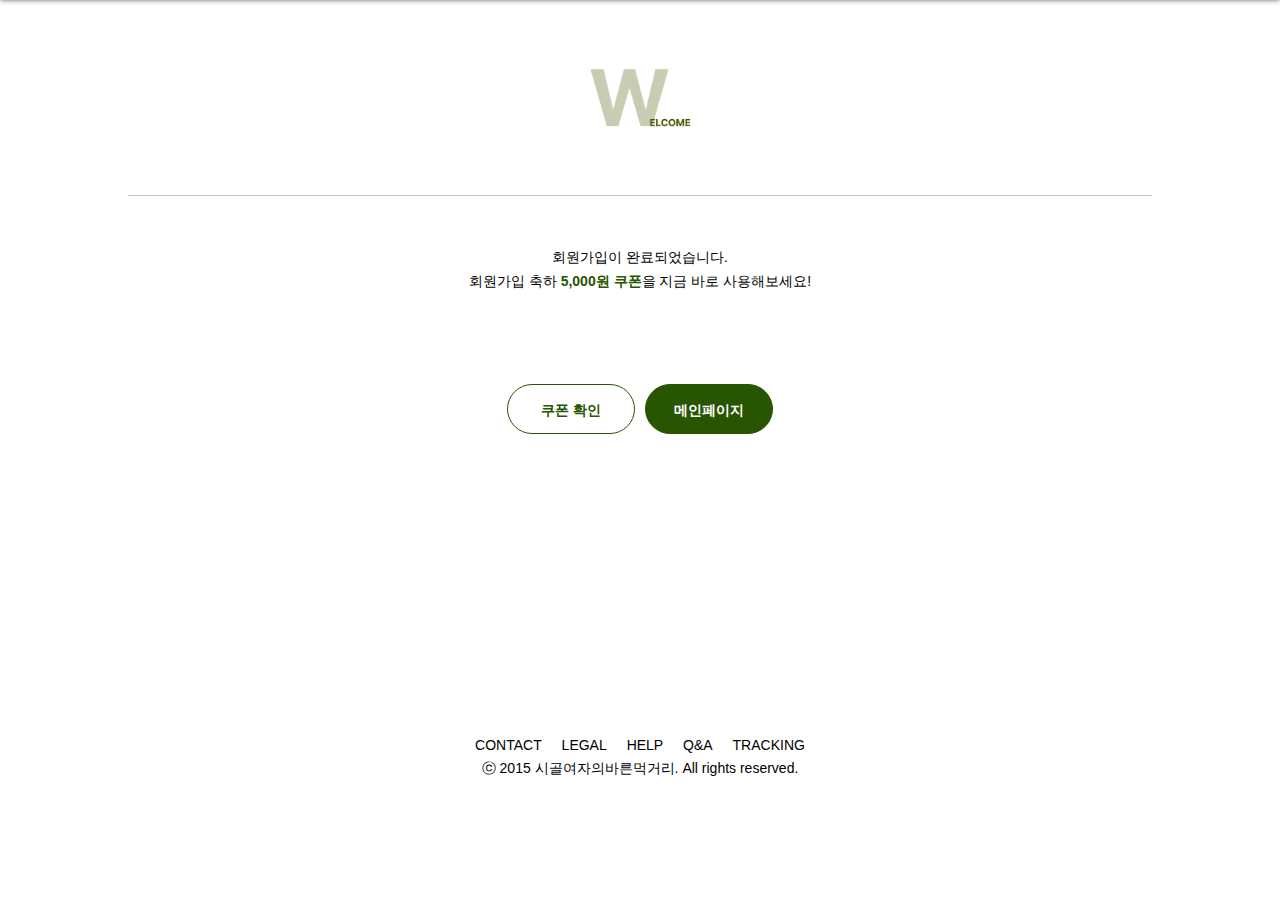
<file: welcome.html>
<!DOCTYPE html>
<html lang="ko">
<head>
    <meta charset="UTF-8">
    <meta http-equiv="X-UA-Compatible" content="IE=edge">
    <meta name="viewport" content="width=device-width, initial-scale=1.0">
    <title>시골여자의 바른먹거리</title>
    <link rel="icon" type="image/png" href="./img/logo/favicon-16x16.png" sizes="16x16" />
    <link href="css/welcome.css" rel="stylesheet">
    <script src="https://ajax.googleapis.com/ajax/libs/jquery/3.6.0/jquery.min.js"></script>
    <script defer src="./common.js"></script>
</head>
<body>

    <header>
        <div class="header_fix">
            <div class="burger">
                <a href="#">
                    <span></span>
                    <span></span>
                    <span></span>
                </a>
            </div>
            <div class="logo"><a href="https://linnchaean.github.io/healthy-food-for-rural-women/" rel="logo"><h1></h1></a></div>
            <nav>
                <a href="#">s</a>
                <a href="https://linnchaean.github.io/healthy-food-for-rural-women/wish.html">h</a>
                <a href="https://linnchaean.github.io/healthy-food-for-rural-women/cart.html">s</a>
                <a href="https://linnchaean.github.io/healthy-food-for-rural-women/login.html">p</a>
            </nav>
        </div>
        <div class="header_menu">
            <nav>
                <a href="https://linnchaean.github.io/healthy-food-for-rural-women/product4.html">All</a>
                <a href="https://linnchaean.github.io/healthy-food-for-rural-women/product2.html">젓갈류</a>
                <a href="https://linnchaean.github.io/healthy-food-for-rural-women/product.html">반찬</a>
                <a href="https://linnchaean.github.io/healthy-food-for-rural-women/product3.html">김치</a>
            </nav>
        </div>
    </header>

    <main>
        <div class="title">
            <p><img src="./img/icon/welcome.png" alt=""></p>
        </div>
        <div class="line">
            <span></span>
        </div>
        <div class="txt">
            <p>회원가입이 완료되었습니다.<br>회원가입 축하 <b>5,000원 쿠폰</b>을 지금 바로 사용해보세요!</p>
        </div>
        <div class="add">
            <span><b>쿠폰 확인</b></span>
            <span><a href="https://linnchaean.github.io/healthy-food-for-rural-women/"><b>메인페이지</b></a></span>
        </div>
    </main>
    
    <footer>
        <nav>
            <a href="#">CONTACT</a>
            <a href="#">LEGAL</a>
            <a href="#">HELP</a>
            <a href="#">Q&A</a>
            <a href="#">TRACKING</a>
        </nav>
        <p>ⓒ 2015 시골여자의바른먹거리. All rights reserved.</p>
    </footer>
    
</body>
</html>
</file>
<file: css/index.css>
@import url(../css/common.css);





/*.visual*/
main > .visual{
    position: relative;
    height: 100vh;
    overflow: hidden;
}
main > .visual > h3{
    font-size: 3rem;
    color: #28550067;
    transform: rotate(-50deg);
    position: absolute;
    left: -5%; top: 50%;
}

/*logo*/
main > .visual > p{
    position: absolute;
    left: 2%; top: 2%;
    width: 8%;
    transition: 1s;
}
main > .visual > p > img{
    width: 100%; height: 100%;
}



main > .visual > p.active{
    display: none;
} /*스크립트*/




/*.box*/
main > .visual > .box{
    content: '';
    width: 750px; height: 1500px;
    background-color: #497028;
    display: block;
    transform-origin: 50% 100%;
    transform: translate(-80%,200px) rotate(40deg) ;
    border-radius: 50vw;
    position: absolute;
    left: 50%; bottom: 50%;
    box-shadow: 0px 10px 20px rgba(0, 0, 0, 0.575);
    z-index: -1;
    animation: visual 1.5s ease 1;
}
@keyframes visual{
    0%{height: 0%;}
    50%{}
    100%{}
}

/*.slide*/
main > .visual > .slide{
    width: 1400px; height: 100%;
    margin: 0 auto;
}
main > .visual > .slide > ul{
    display: flex;
    justify-content: space-between;
    position: absolute;
    /* bottom: 150px; left: 50%;
    transform: translateX(-50%); */
    width: 100%;
}
main > .visual > .slide > ul > .swiper-slide{
    /* width:200px; */
    position: relative;
}
main > .visual > .slide > ul > li > p{width: 100%;}
main > .visual > .slide > ul > li > p > img{width:100%;}
main > .visual > .slide > ul > li > div{
    position: absolute;
    top: -250%; right: -200%;
    display: none;
    color: #000;
}
main > .visual > .slide > ul > li > div > h2{}
main > .visual > .slide > ul > li > div > p{}
main > .visual > .slide > ul > li > div > a{
    color: #fff;
    background-color: #285500;
    padding: 0 10px;
    border-radius: 20px;
}


main > .visual > .slide > ul > li:nth-child(2) > p{
    /* transform: translate(0,-250px) scale(3) ; */
}
main > .visual > .slide > ul > li:nth-child(2) > div{
    display: block;
    color: #fff;
}
main > .visual > .slide > ul > li:nth-child(2) > div > h2{
    font-size: 2rem;
}
main > .visual > .slide > ul > li:nth-child(2) > div > p{
    font-size: 1.5rem;
}
main > .visual > .slide > ul > li:nth-child(2) > div > a{
    font-size: 1.2rem;
}
main > .visual > .slide > ul > li:nth-child(4){
    /* display: none; */
}
main > .visual > .slide > ul > li:nth-child(5){
    /* display: none; */
}
main > .visual > .slide > ul > li:nth-child(6){
    /* display: none; */
}
/* .swiper-wrapper p{margin: 0;} */

.swiper-slide-prev{width: 50%;}
.swiper-slide-next{width: 50%;}


/*.number*/
main > .visual > .slide > .number{
    width: 60%;
    position: absolute ;
    right: 20%; bottom: 10%;
    display: flex;
    justify-content: space-between;    
}
main > .visual > .slide > .number > p{
    margin: 0;
    font-size: 1.4rem;
}
main > .visual > .slide > .number > p:nth-child(1){
    color: #21A9D4;
}
main > .visual > .slide > .number > p:nth-child(2){
    color: #FF4848;
    font-size: 2.6rem;
}
main > .visual > .slide > .number > p:nth-child(3){
    color: #FF8A48;
}


/*circle*/
main > .visual > .slide > .circle{
    position: absolute;
    right: 10%; bottom: 40%;
}
main > .visual > .slide > .circle > span{}
main > .visual > .slide > .circle > span > a{
    display: block;
    border: 1px solid #fff;
    font-size: 0;
    width: 30px; height: 30px;
    border-radius: 100%;
    margin-bottom: 15px;
    position: relative;
    
}
main > .visual > .slide > .circle > span > a::after{
    content: '';
    width: 10px; height: 10px;
    border-radius: 100%;
    background-color: #c4c4c4;
    position: absolute; left: 50%; top: 50%;
    transform: translate(-50%, -50%);
}
main > .visual > .slide > .circle > span > a:nth-child(1){
    border: 1px solid #285500;
}


.product > .name{
    width: 100%; 
    display: flex;
    justify-content: space-between;
}
.product > .name > p{
    width: 300px;
    margin: 0 auto;
    padding-bottom: 100px;
}
.product > .name > p > img{}



/*product*/
.product{
    background-color: #F5F5F5;
    padding: 100px 300px;
    margin: 100px 0 0 0;
}
.product > ul{
    width: 100%;
    display: flex;
    justify-content: space-between;
    align-content: center;
    flex-wrap: wrap;
    margin: 0 auto;
}
.product > ul > li{
    width: 30%;
    margin-bottom: 100px;
}
.product > ul > li > a{
    background-color: #fff;
    width: 300px; height: 300px;
    border-radius: 20px;
    display: flex;
    padding: 50px;
    position: relative;
    margin: 0 auto;
}
.product > ul > li > a::after{
    content: url(../img/icon/ph_heart-straight-light.png);
    position: absolute;
    bottom: 5%; right: 5%;
}
.product > ul > li > a > img{
    transition: 0.5s;
    width: 100%;
}
.product > ul > li > div{
    width: 300px;
    margin: 0 auto;
    padding-top: 25px;
}
.product > ul > li > div > a > p{
    font-size: 0.8rem;
}
.product > ul > li > div > a{color: #000;}
.product > ul > li > div > a:nth-child(3) > h4{color: #285500;}
.product > ul > li > a:hover > img{
    transform: scale(1.1);
}

.product > .sort{
    text-align: right;
    margin-right: 50px;
    margin-bottom: 50px;
}
.product > .sort > a{
    color: #285500;
    
}
.product > .sort > a::after{
    content: '';
    width: 1px; height: 10px;
    background-color: #2855009d;
    display: inline-block;
    margin-left: 5px;
}
.product > .sort > a:last-of-type::after{
    width: 0;
}



/*==========desktop==========*/
@media (min-width:1024px) and (max-width:1440px){}



/*==========ipad==========*/
@media (min-width:768px) and (max-width:1023px){}
</file>
<file: css/cart.css>
@import url(../css/common.css);

.cart{
    width: 80%;
    margin: 0 auto;
    text-align: center;
    
}
.cart > thead{
    color: #285500;
    vertical-align: middle;
    height: 100%;
}
.cart > thead > tr{
    vertical-align: middle;
}
.cart tr > th{
    border-top: 1px solid #285500;
    padding: 5px 0;
}
.cart tr > th:nth-of-type(1){
    width: 10%;
}
.cart tr > th:nth-of-type(2){
    width: 30%;
}
.cart tr > th:nth-of-type(3){
    width: 10%;
}
.cart tr > th:nth-of-type(4){
    width: 15%;
}
.cart tr > th:nth-of-type(5){
    width: 5%;
}
.cart tr > th:nth-of-type(6){
    width: 15%;
}
.cart tr > th:nth-of-type(7){
    width: 15%;
}
.cart > tbody > tr > td:nth-child(2) > .item{
    display: flex;
    align-items: center;
}
.cart > tbody > tr > td > a{
    width: 50%;
}
.cart > tbody > tr > td > .item > a > img{
    width: 60%;
    vertical-align: middle;
}
.cart > tbody > tr > td > .item > .txt{
    width: 50%;
    text-align: left;
}
.cart > tbody > tr > td > .item > .txt > a{
    color: #000;
}
.cart > tbody > tr > td > .item > .txt > a > p{
    font-size: 0.8rem;
    color: #4c4c4c;
}
.cart > tbody > tr button{
    border-radius: 20px;
    border: 1px solid #285500;
    background-color: #fff;
    color: #285500;
    font-size: 0.9rem;
}
.cart input{
    display: none;
}
.cart label{
    background: url(../img/icon/check24-1.png) no-repeat;
    background-size: 100%;
    display: inline-block;
    width: 24px; height: 24px;
    margin: 0;
    vertical-align: middle;
}
.cart > tbody > tr > td{
    border-top: 1px solid #2855003a;
    padding: 10px 0;
}
.cart > tbody > tr > td:nth-of-type(7){
    color: #4c4c4c;
}

.total-box{
    background-color: #f4f4f4;
    width: 80%; height: 10vh;
    margin: 0 auto;
    display: flex;
    line-height: 10vh;
    align-items: center;
    justify-content: right;
    padding-right: 80px;
    
}
.total-box > .total-amount{
    display: flex;
    padding: 0 20px;
}
.total-box > .total-amount > p:nth-of-type(1){
    color: #4c4c4c;
    padding-right: 5px;
}
.total-box > .total-delivery{
    display: flex;
    padding: 0 20px;
}
.total-box > .total-delivery > p:nth-of-type(1){
    color: #4c4c4c;
    padding-right: 5px;
}
.total-box > .total{
    display: flex;
}
.total-box > .total > p:nth-of-type(2){
    color: #285500;
}
.total-box > .total > p:nth-of-type(1){
    color: #4c4c4c;
    padding-right: 5px;
}


main > .add{
    width: 100%;
    margin-top: 2vh;
    display: flex;
    justify-content: left;
    margin-left: 10%;
}
main > .add > span{
    display: inline-block;
    width: 8vw;
    border: 1px solid #285500;
    height: 35px;
    text-align: center;
    border-radius: 40px;
    color: #285500;
    background-color: #fff;
    line-height: 30px;
    margin: 0 5px;
}
main > .add > span > b{
    font-size: 0.8rem;
}
main > .add > span:nth-child(3){
    background-color: #285500;
    color: #fff;
}


main > .add-2{
    width: 100%;
    margin-top: 10vh;
    display: flex;
    justify-content: center;
}
main > .add-2 > span{
    display: inline-block;
    width: 11vw;
    border: 1px solid #285500;
    height: 50px;
    text-align: center;
    border-radius: 40px;
    /* color: #285500; */
    background-color: #fff;
    line-height: 50px;
    margin: 0 5px;
}
main > .add-2 > span:nth-child(2){
    background-color: #285500;
}
.add-2 > span > a > b{color: #285500;}
.add-2 > span:nth-child(2) > a > b{color: #fff;}

main > .add > span > a{
    color: #fff;
}
</file>
<file: css/complete.css>
@import url(../css/common.css);

/*
============order==============
*/
.order{
    width: 80%;
    margin: 0 auto;
    text-align: center;
    
}
.order > thead{
    vertical-align: middle;
    text-align: left;
    width: 100%;
}
.order > thead > tr{
    vertical-align: middle;
}
.order > tbody{
    width: 100%;
}
.order tr > th{
    border-bottom: 1px solid #285500;
    padding: 5px 0;
}
.order > thead > tr > th:nth-of-type(3){
    text-align: right;
}



.order thead > tr > th:nth-of-type(1){
    width: 80%;
}
.order thead > tr > th:nth-of-type(2){
    width: 10%;
}
.order thead > tr > th:nth-of-type(3){
    width: 10%;
}



.order > tbody > tr:nth-child(1).active{display: none;}
.order > tbody > tr:nth-child(2).active{display: none;}
.order > tbody > tr > td:nth-child(1) > .item{
    display: flex;
    align-items: center;
}
.order > tbody > tr > td > a{
    width: 50%;
}
.order > tbody > tr > td > .item > a > img{
    width: 60%;
    vertical-align: middle;
}
.order > tbody > tr > td > .item > .txt{
    width: 50%;
    text-align: left;
}
.order > tbody > tr > td > .item > .txt > a{
    color: #000;
}
.order > tbody > tr > td > .item > .txt > a > p{
    font-size: 0.8rem;
    color: #4c4c4c;
}
.order > tbody > tr button{
    border-radius: 20px;
    border: 1px solid #285500;
    background-color: #fff;
    color: #285500;
    font-size: 0.9rem;
}

.order > tbody > tr > td{
    border-bottom: 1px solid #2855003a;
    padding: 10px 0;
}

.order > thead > tr > th:nth-of-type(3) > img{
    width: 25px; height: 25px;
    vertical-align: middle;
}

.order > tbody > tr:last-of-type{
    display: none;
}
.order > tbody > tr:last-of-type.active{
    display: table-row;
}
.order > tbody > tr:last-of-type > td{
    border: none;
}
.order > tbody > tr:last-of-type > td > b{
    color: #285500;
}


/*
============order-2==============
*/
.order-2{
    width: 80%;
    margin: 50px auto;
    text-align: left;
    
}
.order-2 > thead{
    vertical-align: middle;
    text-align: left;
    width: 100%;
}
.order-2 > thead > tr{
    vertical-align: middle;
}
.order-2 > tbody{
    width: 100%;
}
.order-2 tr > th{
    border-bottom: 1px solid #285500;
    padding: 5px 0;
}

.order-2 tbody > tr > td{
    padding: 10px 0;
}
.order-2 tbody > tr > td:nth-of-type(1){
    width: 20%;
}
.order-2 tbody > tr > td:nth-of-type(2){
    width: 80%;
    text-align: left;
}


/*
============order-3==============
*/
.order-3{
    width: 80%;
    margin: 50px auto;
    text-align: left;
    
}
.order-3 > thead{
    vertical-align: middle;
    text-align: left;
    width: 100%;
}
.order-3 > thead > tr{
    vertical-align: middle;
}
.order-3 > tbody{
    width: 100%;
}
.order-3 tr > th{
    border-bottom: 1px solid #285500;
    padding: 5px 0;
}

.order-3 tbody > tr > td{
    padding: 10px 0;
}
.order-3 tbody > tr > td:nth-of-type(1){
    width: 20%;
}
.order-3 tbody > tr > td:nth-of-type(2){
    width: 80%;
    text-align: left;
}

.order-3 tbody:nth-child(2) > tr:nth-child(3) > td{
    padding: 0;
    color: #4c4c4c;
}
.order-3 tbody > tr > td > button{
    border: 1px solid #c4c4c4;
    background-color: #fff;
    color: #285500;
    border-radius: 5px;
}


.add{
    width: 100%;
    margin-top: 10vh;
    display: flex;
    justify-content: center;
}
.add > span{
    display: inline-block;
    width: 10vw;
    border: 1px solid #285500;
    height: 50px;
    text-align: center;
    border-radius: 40px;
    color: #285500;
    background-color: #fff;
    line-height: 50px;
    margin: 0 5px;
}
.add > span:nth-child(2){
    background-color: #285500;
    color: #fff;
}
main > .add > span > a{
    color: #fff;
}
</file>
<file: css/login.css>
@import url(../css/common.css);

.login{
    width: 40%;
    margin: 0 auto;
    /* border: 1px solid #285500;
    border-radius: 5px; */
    padding: 20px;
}
.login > ul{
    width: 350px;
    margin: 0 auto;
}
.login > ul > li{}
.login > ul > li > input{
    width: 350px;
    height: 50px;
    border-radius: 5px;
    border: 1px solid #c4c4c4;
    padding-left: 10px;
    margin: 5px auto;
}
.login > ul > li > input::placeholder{
    color: #c4c4c4;
}

.wrap{
    display: flex;
    justify-content: space-between;
    width: 350px;
    margin: 0 auto;
    height: 18px;
}
.wrap > .keep{
    height: 100%;
}
.wrap > .keep > input{
    display: none;
}
.wrap > .keep > label{
    height: 18px;
    vertical-align: middle;
}
.wrap > .keep > label:nth-of-type(1){
    background: url(../img/icon/check1.png);
    background-size: 100%;
    width: 18px; height: 18px;
    display: inline-block;
    vertical-align: middle;
}


.wrap > ul{}
.wrap > ul > li{
    display: inline-block;
}
.wrap > ul > li > a{
    color: #000;
    padding-left: 8px;
}

.btn{
    margin-top: 50px;
}
.btn > button{
    display: block;
    margin: 10px auto;
    width: 350px;
    height: 50px;
    border-radius: 50px;
    border: 1px solid #285500;
    background-color: #285500;
    color: #fff;
}
.btn > button:nth-of-type(2){
    background-color: #fff;
}
.btn > button:nth-of-type(2) > a{color: #285500;}
main > .add > span > a{
    color: #fff;
}
.btn > button > a{color: #fff;}
</file>
<file: css/order.css>
@import url(../css/common.css);


/*
============order==============
*/
.order{
    width: 80%;
    margin: 0 auto;
    text-align: center;
    
}
.order > thead{
    vertical-align: middle;
    text-align: left;
    width: 100%;
}
.order > thead > tr{
    vertical-align: middle;
}
.order > tbody{
    width: 100%;
}
.order tr > th{
    border-bottom: 1px solid #285500;
    padding: 5px 0;
}
.order > thead > tr > th:nth-of-type(3){
    text-align: right;
}



.order thead > tr > th:nth-of-type(1){
    width: 80%;
}
.order thead > tr > th:nth-of-type(2){
    width: 10%;
}
.order thead > tr > th:nth-of-type(3){
    width: 10%;
}


.order > tbody > tr:nth-child(1).active{display: none;}
.order > tbody > tr:nth-child(2).active{display: none;}
.order > tbody > tr > td:nth-child(1) > .item{
    display: flex;
    align-items: center;
}
.order > tbody > tr > td > a{
    width: 50%;
}
.order > tbody > tr > td > .item > a > img{
    width: 60%;
    vertical-align: middle;
}
.order > tbody > tr > td > .item > .txt{
    width: 50%;
    text-align: left;
}
.order > tbody > tr > td > .item > .txt > a{
    color: #000;
}
.order > tbody > tr > td > .item > .txt > a > p{
    font-size: 0.8rem;
    color: #4c4c4c;
}
.order > tbody > tr button{
    border-radius: 20px;
    border: 1px solid #285500;
    background-color: #fff;
    color: #285500;
    font-size: 0.9rem;
}

.order > tbody > tr > td{
    border-bottom: 1px solid #2855003a;
    padding: 10px 0;
}

.order > thead > tr > th:nth-of-type(3) > img{
    width: 25px; height: 25px;
    vertical-align: middle;
}

.order > tbody > tr:last-of-type{
    display: none;
}
.order > tbody > tr:last-of-type.active{
    display: table-row;
}
.order > tbody > tr:last-of-type > td{
    border: none;
}
.order > tbody > tr:last-of-type > td > b{
    color: #285500;
}



/*
============order-2==============
*/
.order-2{
    width: 80%;
    margin: 50px auto;
    text-align: left;
    
}
.order-2 > thead{
    vertical-align: middle;
    text-align: left;
    width: 100%;
}
.order-2 > thead > tr{
    vertical-align: middle;
}
.order-2 > tbody{
    width: 100%;
}
.order-2 tr > th{
    border-bottom: 1px solid #285500;
    padding: 5px 0;
}

.order-2 tbody > tr > td{
    padding: 10px 0;
}
.order-2 tbody > tr > td:nth-of-type(1){
    width: 20%;
}
.order-2 tbody > tr > td:nth-of-type(2){
    width: 80%;
    text-align: left;
}


/*
============order-3==============
*/
.order-3{
    width: 80%;
    margin: 50px auto;
    text-align: left;
    
}
.order-3 > thead{
    vertical-align: middle;
    text-align: left;
    width: 100%;
}
.order-3 > thead > tr{
    vertical-align: middle;
}
.order-3 > tbody{
    width: 100%;
}
.order-3 tr > th{
    border-bottom: 1px solid #285500;
    padding: 5px 0;
}

.order-3 tbody > tr > td{
    padding: 10px 0;
}
.order-3 tbody > tr > td:nth-of-type(1){
    width: 20%;
}
.order-3 tbody > tr > td:nth-of-type(2){
    width: 80%;
    text-align: left;
}

.order-3 tbody:nth-child(2) > tr:nth-child(3) > td{
    padding: 0;
    color: #4c4c4c;
}
.order-3 tbody > tr > td > button{
    border: 1px solid #c4c4c4;
    background-color: #fff;
    color: #285500;
    border-radius: 5px;
}



/*
============order-4==============
*/
.order-4{
    width: 80%;
    margin: 50px auto;
    text-align: left;
    
}
.order-4 > thead{
    vertical-align: middle;
    text-align: left;
    width: 100%;
}
.order-4 > thead > tr{
    vertical-align: middle;
}
.order-4 > tbody{
    width: 100%;
}
.order-4 tr > th{
    border-bottom: 1px solid #285500;
    padding: 5px 0;
}

.order-4 tbody > tr > td{
    padding: 10px 0;
}
.order-4 tbody > tr > td:nth-of-type(1){
    width: 20%;
}
.order-4 tbody > tr > td:nth-of-type(2){
    width: 80%;
    text-align: left;
}

.order-4 tbody:nth-child(2) > tr:nth-child(3) > td{
    padding: 0;
    font-size: 0.9rem;
    color: #4c4c4c;
}
.order-4 tbody:nth-child(2) > tr:nth-child(4) > td{
    padding: 0;
    font-size: 0.5rem;
    color: #4c4c4c;
}
.order-4  button{
    border: 1px solid #c4c4c4;
    background-color: #fff;
    color: #285500;
    border-radius: 5px;
}
.order-4 tbody > tr > td > select{
    width: 15vw;
}


/*
============order-5==============
*/
.order-5{
    width: 80%;
    margin: 50px auto;
    text-align: left;
    
}
.order-5 > thead{
    vertical-align: middle;
    text-align: left;
    width: 100%;
}
.order-5 > thead > tr{
    vertical-align: middle;
}
.order-5 > thead > tr > th:nth-of-type(3){
    vertical-align: middle;
    text-align: right;
}
.order-5 > thead > tr > th:nth-of-type(3)::before{
    content: url(../img/icon/check1.png);
    vertical-align: middle;
    padding-right: 5px;
    display: inline-block;
    padding-top: 5px;
}
.order-5 > tbody{
    width: 100%;
}
.order-5 tr > th{
    border-bottom: 1px solid #285500;
    padding: 5px 0;
}

.order-5 tbody > tr > td{
    padding: 10px 0;
}
.order-5 tbody > tr > td:nth-of-type(1){
    width: 20%;
}
.order-5 tbody > tr > td:nth-of-type(2){
    width: 50%;
    text-align: left;
}
.order-5 tbody > tr > td:nth-of-type(3){
    width: 30%;
    text-align: right;
}

.order-5 tbody:nth-child(2) > tr:nth-child(3) > td{
    padding: 0;
    font-size: 0.9rem;
    color: #4c4c4c;
}
.order-5 tbody:nth-child(2) > tr:nth-child(4) > td{
    padding: 0;
    font-size: 0.5rem;
    color: #4c4c4c;
}
.order-5 tbody > tr > td > select{
    width: 18vw;
}
.order-5 button{
    border: 1px solid #c4c4c4;
    background-color: #fff;
    color: #000;
    border-radius: 2px;
    /* width: 6rw; */
}
.order-5  button:nth-of-type(1){
    border: 1px solid #285500;
    background-color: #285500;
    color: #fff;
}



/*
============order-6==============
*/
.order-6{
    width: 80%;
    margin: 50px auto;
    text-align: left;
    
}
.order-6 > thead{
    vertical-align: middle;
    text-align: left;
    width: 100%;
}
.order-6 > thead > tr{
    vertical-align: middle;
}
.order-6 > tbody{
    width: 100%;
}
.order-6 tr > th{
    border-bottom: 1px solid #285500;
    padding: 5px 0;
}
.order-6 tbody > tr > td:nth-of-type(1){
    width: 15%;
}
.order-6 tbody > tr > td:nth-of-type(2){
    width: 40%;
}
.order-6 tbody > tr > td:nth-of-type(3){
    width: 45%;
}
.order-6 > tbody >  tr:nth-of-type(1) > td:nth-of-type(1){
    text-align: right;
    vertical-align: middle;
    padding-top: 7px;
}
.order-6 > tbody > tr > td > a{
    color: #285500;
    height: 18px;
}
.order-6 > tbody > tr > td > a::after{
    content:'';
    background: url(../img/icon/look.png) 0  -3px no-repeat;
    /* background-size: 100%; */
    width: 16px; height: 16px;
    display: inline-block;
    vertical-align: middle;
}
.order-6 > tbody > tr > td > em{
    color: #4c4c4c;
}


/*=============button===============*/
.add{
    width: 100%;
    margin-top: 10vh;
    display: flex;
    justify-content: center;
}
.add > span{
    display: inline-block;
    width: 15vw;
    border: 1px solid #285500;
    height: 50px;
    text-align: center;
    border-radius: 40px;
    color: #fff;
    background-color: #fff;
    line-height: 50px;
    margin: 0 5px;
    background-color: #285500;
}
.add-txt{
    margin-top: 10px;
}
.add-txt > p{
    text-align: center;
    font-size: 0.7rem;
}

/*===========popup===========*/
.popup{
    width: 450px; height: 600px;
    background-color: #fff;
    border-radius: 20px;
    color: #9e9e9e;
    box-shadow: 5px 5px 10px rgba(0, 0, 0, 0.185);
    position: fixed;
    left: 50%; top: 50%;
    transform: translate(-50%, -50%);
    display: none;
}
.popup > h5{
    font-size: 1.1rem;
    color: #000;
    margin: 0;
    padding: 20px 0 20px 20px;
}
.popup > .popup-txt{
    width: 450px; height: 470px;
    overflow: auto;
    padding: 0 20px;
}
.popup > h6{
    text-align: center;
    color: #285500;
    font-size: 1.1rem;
    margin: 0;
    padding: 20px 0;
}

/*===========popup-2===========*/
.popup-2{
    width: 450px; height: 600px;
    background-color: #fff;
    border-radius: 20px;
    color: #9e9e9e;
    box-shadow: 5px 5px 10px rgba(0, 0, 0, 0.185);
    position: fixed;
    left: 50%; top: 50%;
    transform: translate(-50%, -50%);
    display: none;
}
.popup-2 > h5{
    font-size: 1.1rem;
    color: #000;
    margin: 0;
    padding: 20px 0 20px 20px;
}
.popup-2 > .popup-txt{
    width: 450px; height: 470px;
    overflow: auto;
    padding: 0 20px;
}
.popup-2 > h6{
    text-align: center;
    color: #285500;
    font-size: 1.1rem;
    margin: 0;
    padding: 20px 0;
}


/*===========popup-3===========*/
.popup-3{
    width: 450px; height: 600px;
    background-color: #fff;
    border-radius: 20px;
    color: #9e9e9e;
    box-shadow: 5px 5px 10px rgba(0, 0, 0, 0.185);
    position: fixed;
    left: 50%; top: 50%;
    transform: translate(-50%, -50%);
    display: none;
}
.popup-3 > h5{
    font-size: 1.1rem;
    color: #000;
    margin: 0;
    padding: 20px 0 20px 20px;
}
.popup-3 > .popup-txt{
    width: 450px; height: 470px;
    overflow: auto;
    padding: 0 20px;
}
.popup-3 > h6{
    text-align: center;
    color: #285500;
    font-size: 1.1rem;
    margin: 0;
    padding: 20px 0;
}


/*==========popup background==========*/
.shadow{
    position: fixed;
    left: 0;top: 0;
    background: rgba(0, 0, 0, 0.5);
    width: 100%; height: 100vh;
    display: none;
}

main > .add > span > a{
    color: #fff;
}



/*========popup active=====*/
.popup.active{display: block;}
.popup-2.active{display: block;}
.popup-3.active{display: block;}
.shadow.active{display: block;}
</file>
<file: css/product-info.css>
@import url(../css/common.css);

/*info-img*/
main > .info{
    width: 100%;
    margin: 0 auto;
    display: flex;
    justify-content: center;
    margin-bottom: 100px;
    
}
main > .info > .img{
    position: relative;
}
main > .info > .img > .info-img{}
main > .info > .img > .info-img > p{
    width: 100%; 
}
main > .info > .img > .info-img > p > img{
    box-shadow: 0 5px 5px rgba(0, 0, 0, 0.11);
    border-radius: 30px;
    width: 100%;
}

/*info-btn*/
main > .info > .img > .info-btn{}
main > .info > .img > .info-btn > p:nth-child(1){
    position: absolute;
    bottom: 50%; left: 0%;
    transform: translateY(70%);
}
main > .info > .img > .info-btn > p:nth-child(2){
    position: absolute;
    bottom: 50%; right: 0%;
    transform: translateY(70%);
}
main > .info > .img > .info-btn > p > img{
    width: 50px;
}



/*info-txt*/
main > .info > .d-txt{
    width: 20%;
    margin-left: 100px;
}
main > .info > .d-txt > h3:nth-child(1){
    font-size: 1.5rem;
}
main > .info > .d-txt > p{}
main > .info > .d-txt > .number{
    display: flex;
    justify-content: flex-end;
    border-top: 1px solid #f4f4f4;
    border-bottom: 1px solid #f4f4f4;
    padding: 5px 0;
    margin: 5px 0;
}
main > .info > .d-txt > .number > label{
    margin-right: auto;
    text-align: left;
}
main > .info > .d-txt > .number > p{
    border: 1px solid #f4f4f4;
    height: 30px; width: 30px;
    padding: 6px;
}
main > .info > .d-txt > b{
    color: #790606;
    margin-top: 20px;
    display: block;
}
main > .info > .d-txt > .number > input{
    border: 1px solid #f4f4f4;
    text-align: center;
    height: 30px;
}


main > .info > .d-txt > .price{
    display: flex;
    justify-content: space-between;
}
main > .info > .d-txt > .price > .sum > .num{
    color: #790606;
}
main > .info > .d-txt > .add{}
main > .info > .d-txt > .add > span{
    display: block;
    border: 1px solid #4c4c4c;
    height: 60px;
    text-align: center;
    border-radius: 40px;
    color: #4c4c4c;
    background-color: #fff;
    line-height: 60px;
    margin-top: 90px;
}
main > .info > .d-txt > .add > span:nth-child(2){
    background-color: #285500;
    color: #fff;
    margin-top: 15px;
}
main > .info > .d-txt > .add > span > b{
    font-size: 1.3rem;
}


/*related product*/
.line{
    margin-bottom: 20px;
    border-top: 1px solid #28550059;
    padding-top: 50px;
}
.line::before{
    content: '';
    width: 80px; height: 8px;
    border-bottom: 8px solid #285500;
    display: block;
}
.product > .line > b{}

/*ul*/
.product{
    background: none;
    padding: 20px 300px;
    margin: 100px 0 0 0;
    position: relative;
}
.product > ul{
    width: 100%;
    display: flex;
    justify-content: space-between;
    align-content: center;
    flex-wrap: nowrap;
    margin: 0 auto;
    /* border-bottom: 1px solid #28550059; */
}
.product > ul > li{
    width: 25%;
    margin-bottom: 100px;
}
.product > ul > li > a{
    background-color: #fff;
    width: 300px; height: 300px;
    border-radius: 20px;
    display: flex;
    padding: 50px;
    position: relative;
    margin: 0 auto;
    box-shadow: 1px 1px 20px rgba(0, 0, 0, 0.089);
}
.product > ul > li > a::after{
    content: url(../img/icon/ph_heart-straight-light.png);
    position: absolute;
    bottom: 5%; right: 5%;
}
.product > ul > li > a > img{
    transition: 0.5s;
    width: 100%;
}
.product > ul > li > div{
    width: 300px;
    margin: 0 auto;
    padding-top: 25px;
}
.product > ul > li > div > a > p{
    font-size: 0.8rem;
}
.product > ul > li > div > a{color: #000;}
.product > ul > li > div > a:nth-child(3) > h4{color: #285500;}
.product > ul > li > a:hover > img{
    transform: scale(1.1);
}

.product > .txt-1{}
.product > .txt-1 > div{
    display: flex;
}
.product > .txt-1 > div > b{
    width: 150px;
}
.detail-1 > .line > div > p{}

.product > .txt-2{
    text-align: center;
}
.product > .txt-3{
    text-align: center;
    margin-bottom: 200px;
}


/* .btn-1::after{
    content: url(../img/icon/btn-1.png);
    width: 72px;
    display: block;
    position: absolute;
    z-index: 1;
    left: 10%; bottom: 45%;
    transform: translate(-36px, -36px);
}
.btn-2::after{
    content: url(../img/icon/btn-2.png);
    width: 72px;
    display: block;
    position: absolute;
    z-index: 1;
    right:7%; bottom: 45%;
    transform: translate(-50%, -50%);
} */

.btn > span::after{
    content: url(../img/icon/btn-1.png);
    width: 50px;
    display: block;
    position: absolute;
    z-index: 1;
    left: 13%; bottom: 45%;
    transform: translate(-36px, -36px);
}
.btn > span::before{
    content: url(../img/icon/btn-2.png);
    width: 50px;
    display: block;
    position: absolute;
    z-index: 1;
    right: 10%; bottom: 45%;
    transform: translate(-36px, -36px);
}
</file>
<file: css/product.css>
@import url(../css/common.css);

main > .pd-list{
    width: 10vw;
    background-color: #48550098;
    padding: 10px;
    border-radius: 30px;
    margin: 0 auto;
}
main > .pd-list > a{
    display: blcok;
    padding: 5px;
    color: rgb(0, 0, 0);
}

/*product*/
.product{
    background-color: #F5F5F5;
    padding: 100px 300px;
    margin: 100px 0 0 0;
}
.product > ul{
    width: 100%;
    display: flex;
    justify-content: space-between;
    align-content: center;
    flex-wrap: wrap;
    margin: 0 auto;
}
.product > ul > li{
    width: 30%;
    margin-bottom: 100px;
}
.product > ul > li > a{
    background-color: #fff;
    width: 300px; height: 300px;
    border-radius: 20px;
    display: flex;
    padding: 50px;
    position: relative;
    margin: 0 auto;
}
.product > ul > li > a::after{
    content: url(../img/icon/ph_heart-straight-light.png);
    position: absolute;
    bottom: 5%; right: 5%;
}
.product > ul > li > a > img{
    transition: 0.5s;
    width: 100%;
}
.product > ul > li > div{
    width: 300px;
    margin: 0 auto;
    padding-top: 25px;
}
.product > ul > li > div > a > p{
    font-size: 0.8rem;
}
.product > ul > li > div > a{color: #000;}
.product > ul > li > div > a:nth-child(3) > h4{color: #285500;}
.product > ul > li > a:hover > img{
    transform: scale(1.1);
}

.product > .sort{
    text-align: right;
    margin-right: 50px;
    margin-bottom: 50px;
}
.product > .sort > a{
    color: #285500;
    
}
.product > .sort > a::after{
    content: '';
    width: 1px; height: 10px;
    background-color: #2855009d;
    display: inline-block;
    margin-left: 5px;
}
.product > .sort > a:last-of-type::after{
    width: 0;
}
main > .add > span > a{
    color: #fff;
}
</file>
<file: css/signup.css>
@import url(../css/common.css);

main > .signup{
    width: 100%;
}
main > .signup > ul{
    width: 40%;
    margin: 0 auto
}
main > .signup > ul > li{
    width: 100%;
    margin-top: 10px;
    margin-bottom: 10px;
}
main > .signup > ul > li > label{
    width: 150px;
    display: inline-block;
}
main > .signup > ul > li > label > b{}
main > .signup > ul > li > label > b > em{color: #f00;}
main > .signup > ul > li > input{
    width: 300px; height: 45px;
    border-radius: 5px;
    border: 1px solid #c4c4c4;
    padding-left: 10px;
}
main > .signup > ul > li > button{
    width: 120px; height: 45px;
    background-color: #fff;
    color: #285500;
    border: 1px solid #285500;
    border-radius: 5px;
}
main > .signup > ul > li > input::placeholder{
    color: #c4c4c4;
}
main > .signup > ul > .address > button{
    width: 300px;
}
main > .signup > ul > .address > button > img{
    padding: 0;
    vertical-align: middle;
}
main > .signup > ul > .birth > input{
    padding: 0;
    text-align: center;
}
main > .signup > ul > .birth > input::placeholder{
    text-align: center;
}
main > .signup > ul > li:nth-child(6) > button{
    color: #c4c4c4;
    border-color: #c4c4c4;
} 
main > .signup > hr{
    width: 40%;
    border: 1px solid #28550013;
}


main > .signup > .check{
    display: flex;
    width: 40%;
    margin: 0 auto;
}
main > .signup > .check > p{
    width: 150px;
}



main > .signup > .check > .box > .check-2{
    display: block;
}
main > .signup > .check > .box > .check-2 > input{
}
main > .signup > .check > .box label:nth-of-type(1){
    background: url(../img/icon/check1.png);
    background-size: 100%;
    font-size: 0;
    width: 18px; height: 18px;
    display: inline-block;
    vertical-align: middle;
}
main > .signup > .check > .box > .check-2 > label:nth-of-type(2){
    display: inline-block;
    width: 300px;
    margin-top: 5px;
}
main > .signup > .check > .box > .check-2 > label > em{
    color: #4c4c4c;
}
main > .signup > .check > .box > .check-2 > a{
    color: #285500;
    height: 18px;
}
main > .signup > .check > .box > .check-2 > a::after{
    content:'';
    background: url(../img/icon/look.png) 0  -3px no-repeat;
    /* background-size: 100%; */
    width: 16px; height: 16px;
    display: inline-block;
    vertical-align: middle;
    
}





main > .signup > .check > .box > .check-2 > .route{
    display: flex;
    justify-content: left;
    margin-left: 30px;
}
main > .signup > .check > .box > .check-2 > .route > .check-3{
    margin: 5px 10px;
}


/*==============checkbox===============*/
main > .signup > .check > .box > .check-1 > input{
    display: none;
}
main > .signup > .check > .box > .check-2 > input{
    display: none;
}
main > .signup > .check > .box > .check-2 > .route > .check-3 > input{
    display: none;
}





/*=============button===============*/
main > .signup > .add{
    width: 100%;
    margin-top: 10vh;
    display: flex;
    justify-content: center;
}
main > .signup > .add > span{
    display: inline-block;
    width: 10vw;
    border: 1px solid #285500;
    height: 50px;
    text-align: center;
    border-radius: 40px;
    color: #fff;
    background-color: #fff;
    line-height: 50px;
    margin: 0 5px;
    background-color: #285500;
}
main > .add > span > a{
    color: #fff;
}



/*===========popup1===========*/
.popup-1{
    width: 450px; height: 600px;
    background-color: #fff;
    border-radius: 20px;
    color: #9e9e9e;
    box-shadow: 5px 5px 10px rgba(0, 0, 0, 0.185);
    position: fixed;
    left: 50%; top: 50%;
    transform: translate(-50%, -50%);
    display: none;
}
.popup-1 > h5{
    font-size: 1.1rem;
    color: #000;
    margin: 0;
    padding: 20px 0 20px 20px;
}
.popup-1 > .popup-txt{
    width: 450px; height: 470px;
    overflow: auto;
    padding: 0 20px;
}
.popup-1 > h6{
    text-align: center;
    color: #285500;
    font-size: 1.1rem;
    margin: 0;
    padding: 20px 0;
}


/*===========popup2===========*/
.popup-2{
    width: 450px; height: 600px;
    background-color: #fff;
    border-radius: 20px;
    color: #9e9e9e;
    box-shadow: 5px 5px 10px rgba(0, 0, 0, 0.185);
    position: fixed;
    left: 50%; top: 50%;
    transform: translate(-50%, -50%);
    display: none;
}
.popup-2 > h5{
    font-size: 1.1rem;
    color: #000;
    margin: 0;
    padding: 20px 0 20px 20px;
}
.popup-2 > .popup-txt{
    width: 450px; height: 470px;
    overflow: auto;
    padding: 0 20px;
}
.popup-2 > h6{
    text-align: center;
    color: #285500;
    font-size: 1.1rem;
    margin: 0;
    padding: 20px 0;
}


/*==========popup background==========*/
.shadow{
    position: fixed;
    left: 0;top: 0;
    background: rgba(0, 0, 0, 0.5);
    width: 100%; height: 100vh;
    display: none;
}
</file>
<file: css/welcome.css>
@import url(../css/common.css);



main > .line{
    width: 100%;
}
main > .line > span{
    display: block;
    width: 80%;
    border-top: 1px solid #28550050;
    margin: 50px auto;
}





main > .txt{
    text-align: center;
    width: 100%;
}
main > .txt > p{}
main > .txt > p > b{
    color: #285500;
}





main > .add{
    width: 100%;
    margin-top: 10vh;
    display: flex;
    justify-content: center;
}
main > .add > span{
    display: inline-block;
    width: 10vw;
    border: 1px solid #285500;
    height: 50px;
    text-align: center;
    border-radius: 40px;
    color: #285500;
    background-color: #fff;
    line-height: 50px;
    margin: 0 5px;
}
main > .add > span > a{
    color: #fff;
}
main > .add > span:nth-child(2){
    background-color: #285500;
    color: #fff;
}
</file>
